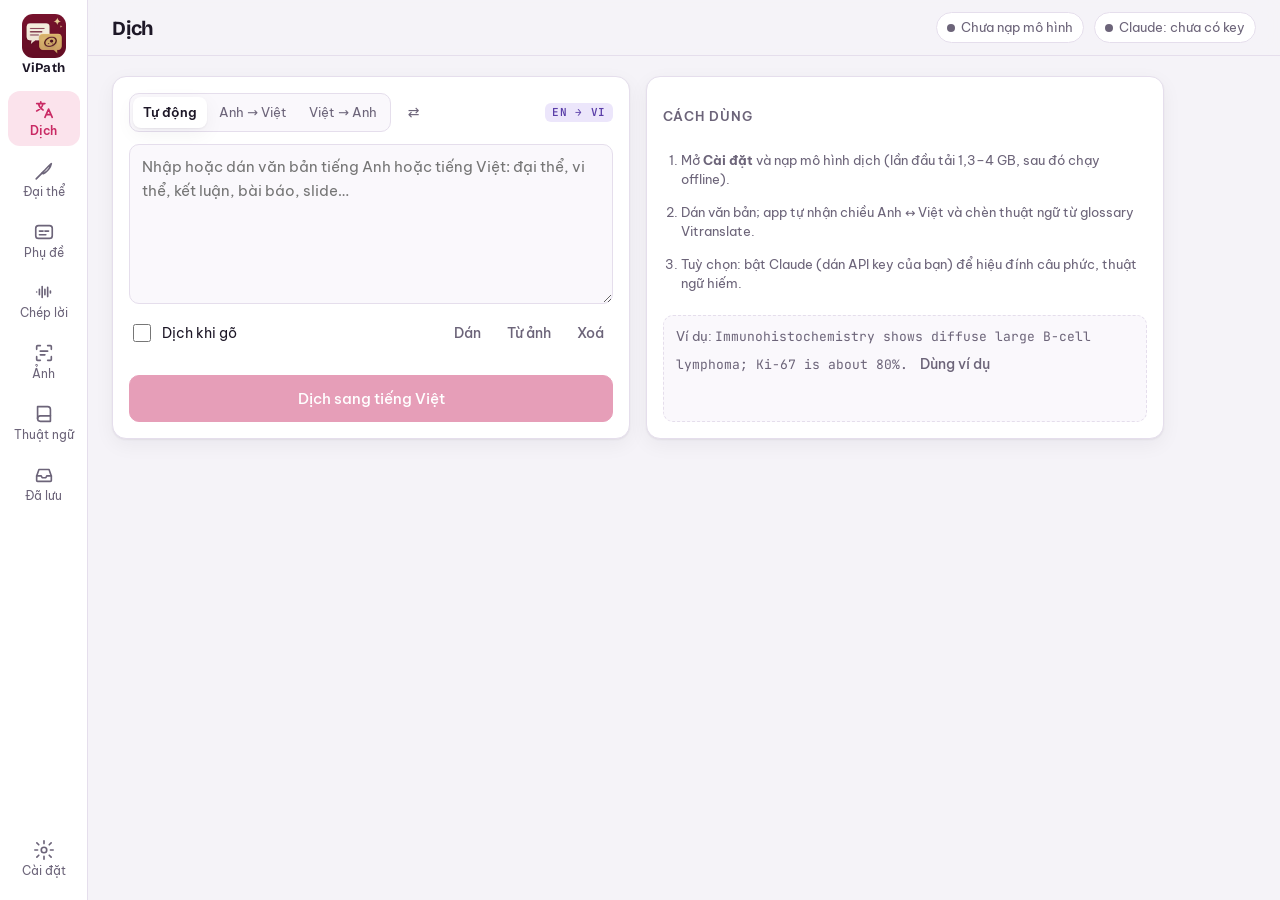
<file: docs/index.html>
<!doctype html>
<html lang="vi">
<head>
<meta charset="utf-8">
<meta name="viewport" content="width=device-width, initial-scale=1, viewport-fit=cover">
<title>ViPath Web</title>
<meta name="description" content="Dịch y học và giải phẫu bệnh Anh ↔ Việt chạy trong trình duyệt: glossary Vitranslate, phụ đề, chép lời, chữ trong ảnh, Claude tuỳ chọn.">
<link rel="preconnect" href="https://fonts.googleapis.com">
<link rel="preconnect" href="https://fonts.gstatic.com" crossorigin>
<link rel="stylesheet" href="https://fonts.googleapis.com/css2?family=Be+Vietnam+Pro:wght@400;500;600;700&family=Bricolage+Grotesque:opsz,wght@12..96,600;12..96,700&family=JetBrains+Mono:wght@400;600&display=swap&subset=vietnamese">
<link rel="icon" href="[data-uri]">
<style>
/* Layout: thanh tab dọc bên trái (máy tính) / thanh tab dưới (điện thoại); vùng làm việc là các "lam kính" (card) xếp dọc.
   Bảng màu lấy từ nhuộm H&E: eosin (hồng) cho hành động chính, hematoxylin (tím) cho thuật ngữ / nhân; nền kính lam ngả tím rất nhẹ. */
:root {
  --bg: #f5f3f8;
  --surface: #ffffff;
  --surface-2: #faf8fc;
  --ink: #1d1727;
  --muted: #6c6479;
  --line: #e5deec;
  --eosin: #c92a64;
  --eosin-soft: #fbe3ec;
  --hema: #5a3ea8;
  --hema-soft: #ece6fb;
  --ok: #0f766e;
  --warn: #b45309;
  --warn-soft: #fdf0dc;
  --danger: #b91c1c;
  --shadow: 0 1px 2px rgba(29, 23, 39, .06), 0 6px 20px rgba(29, 23, 39, .05);
  --font-display: "Bricolage Grotesque", "Be Vietnam Pro", system-ui, sans-serif;
  --font-body: "Be Vietnam Pro", system-ui, -apple-system, "Segoe UI", sans-serif;
  --font-mono: "JetBrains Mono", ui-monospace, "SF Mono", Menlo, monospace;
  --radius: 14px;
  --rail: 88px;
  color-scheme: light;
}
@media (prefers-color-scheme: dark) {
  :root:not([data-theme="light"]) {
    --bg: #121019; --surface: #1b1824; --surface-2: #211d2b; --ink: #efeaf5; --muted: #a49db1; --line: #2e2839;
    --eosin: #f0679a; --eosin-soft: #3a1b29; --hema: #a48df0; --hema-soft: #29213f; --ok: #34c3b4;
    --warn: #f0a24b; --warn-soft: #36270f; --danger: #f87171;
    --shadow: 0 1px 2px rgba(0, 0, 0, .4), 0 8px 24px rgba(0, 0, 0, .25);
    color-scheme: dark;
  }
}
:root[data-theme="dark"] {
  --bg: #121019; --surface: #1b1824; --surface-2: #211d2b; --ink: #efeaf5; --muted: #a49db1; --line: #2e2839;
  --eosin: #f0679a; --eosin-soft: #3a1b29; --hema: #a48df0; --hema-soft: #29213f; --ok: #34c3b4;
  --warn: #f0a24b; --warn-soft: #36270f; --danger: #f87171;
  --shadow: 0 1px 2px rgba(0, 0, 0, .4), 0 8px 24px rgba(0, 0, 0, .25);
  color-scheme: dark;
}

* { box-sizing: border-box; }
html, body { height: 100%; }
body { margin: 0; background: var(--bg); color: var(--ink); font: 15px/1.55 var(--font-body); -webkit-font-smoothing: antialiased; }
button, input, select, textarea { font: inherit; color: inherit; }
:focus-visible { outline: 2px solid var(--hema); outline-offset: 2px; }
[hidden] { display: none !important; }
@media (prefers-reduced-motion: reduce) { * { transition: none !important; animation: none !important; } }

/* ---------- Khung ứng dụng ---------- */
.app { display: grid; grid-template-columns: var(--rail) minmax(0, 1fr); min-height: 100%; }
.rail { position: sticky; top: 0; height: 100vh; display: flex; flex-direction: column; align-items: center; gap: 6px;
  padding: 14px 8px; border-right: 1px solid var(--line); background: var(--surface); }
.rail .brand { display: grid; place-items: center; gap: 4px; margin-bottom: 10px; text-decoration: none; color: var(--ink); }
.rail .brand svg { width: 44px; height: 44px; border-radius: 11px; }
.rail .brand b { font: 700 13px/1 var(--font-display); letter-spacing: .02em; }
.tab { width: 72px; display: grid; justify-items: center; gap: 3px; padding: 8px 4px; border: 0; border-radius: 12px;
  background: none; color: var(--muted); cursor: pointer; font-size: 11.5px; line-height: 1.2; text-align: center; }
.tab svg { width: 22px; height: 22px; }
.tab:hover { background: var(--surface-2); color: var(--ink); }
.tab[aria-selected="true"] { background: var(--eosin-soft); color: var(--eosin); font-weight: 600; }
.tab .badge { position: absolute; transform: translate(14px, -4px); min-width: 16px; padding: 0 4px; border-radius: 8px;
  background: var(--eosin); color: #fff; font-size: 10px; line-height: 16px; }
.rail .spacer { flex: 1; }

.main { min-width: 0; display: flex; flex-direction: column; }
.topbar { position: sticky; top: env(safe-area-inset-top, 0px); z-index: 5; display: flex; align-items: center; gap: 10px;
  flex-wrap: wrap; padding: 12px 24px; background: color-mix(in srgb, var(--bg) 88%, transparent);
  backdrop-filter: blur(10px); border-bottom: 1px solid var(--line); }
.topbar h1 { margin: 0; font: 700 20px/1.2 var(--font-display); letter-spacing: -.01em; text-wrap: balance; }
.topbar .grow { flex: 1; }
.chip { display: inline-flex; align-items: center; gap: 6px; padding: 5px 10px; border: 1px solid var(--line); border-radius: 999px;
  background: var(--surface); font-size: 12.5px; color: var(--muted); cursor: pointer; white-space: nowrap; }
.chip .dot { width: 8px; height: 8px; border-radius: 50%; background: var(--muted); }
.chip.on .dot { background: var(--ok); }
.chip.busy .dot { background: var(--warn); animation: pulse 1s infinite alternate; }
.chip.cloud.on { color: var(--hema); border-color: var(--hema); }
@keyframes pulse { to { opacity: .35; } }

.view { padding-block: 20px 120px; padding-inline: 24px; display: grid; gap: 16px; max-width: 1100px; width: 100%; }

/* ---------- Card / lam kính ---------- */
.card { min-width: 0; background: var(--surface); border: 1px solid var(--line); border-radius: var(--radius); box-shadow: var(--shadow);
  padding: 16px; display: grid; gap: 12px; }
.card-head { display: flex; align-items: center; gap: 8px; flex-wrap: wrap; }
.card-head h2 { margin: 0; font: 600 13px/1.3 var(--font-body); text-transform: uppercase; letter-spacing: .08em; color: var(--muted); }
.card-head .grow { flex: 1; }
.label-slide { font: 600 11px/1 var(--font-mono); letter-spacing: .06em; padding: 4px 7px; border-radius: 6px;
  background: var(--hema-soft); color: var(--hema); }
.grid-2 { display: grid; grid-template-columns: repeat(2, minmax(0, 1fr)); gap: 16px; }
@media (max-width: 980px) { .grid-2 { grid-template-columns: minmax(0, 1fr); } }
.row { display: flex; gap: 8px; align-items: center; flex-wrap: wrap; }
.stack { display: grid; gap: 8px; }
.muted { color: var(--muted); }
.small { font-size: 12.5px; }
.tiny { font-size: 11.5px; }
.mono { font-family: var(--font-mono); font-variant-numeric: tabular-nums; }
.warn { color: var(--warn); }
.ok { color: var(--ok); }
.danger { color: var(--danger); }
.note { padding: 10px 12px; border-radius: 10px; background: var(--surface-2); border: 1px dashed var(--line); font-size: 13px; color: var(--muted); }
.note.warn { background: var(--warn-soft); border-color: transparent; color: var(--warn); }

/* ---------- Nút / ô nhập ---------- */
.btn { display: inline-flex; align-items: center; justify-content: center; gap: 6px; padding: 8px 14px; border-radius: 10px;
  border: 1px solid var(--line); background: var(--surface); cursor: pointer; font-weight: 500; font-size: 14px; white-space: nowrap; }
.btn svg { width: 16px; height: 16px; }
.btn:hover { border-color: var(--muted); }
.btn:disabled { opacity: .45; cursor: not-allowed; }
.btn.primary { background: var(--eosin); border-color: var(--eosin); color: #fff; }
.btn.primary:hover { filter: brightness(1.06); }
.btn.hema { background: var(--hema); border-color: var(--hema); color: #fff; }
.btn.ghost { border-color: transparent; background: none; color: var(--muted); padding: 6px 8px; }
.btn.ghost:hover { color: var(--ink); background: var(--surface-2); }
.btn.big { padding: 11px 18px; font-size: 15px; }
.btn.block { width: 100%; }
.seg { display: inline-flex; padding: 3px; gap: 2px; border-radius: 10px; background: var(--surface-2); border: 1px solid var(--line); }
.seg button { border: 0; background: none; padding: 5px 10px; border-radius: 8px; cursor: pointer; font-size: 13px; color: var(--muted); }
.seg button[aria-pressed="true"] { background: var(--surface); color: var(--ink); box-shadow: var(--shadow); font-weight: 600; }
textarea, input[type="text"], input[type="password"], input[type="search"], select {
  width: 100%; border: 1px solid var(--line); border-radius: 10px; background: var(--surface-2); padding: 10px 12px; }
textarea { min-height: 160px; resize: vertical; line-height: 1.6; }
textarea:focus, input:focus, select:focus { outline: none; border-color: var(--hema); background: var(--surface); }
label.check { display: inline-flex; align-items: center; gap: 8px; cursor: pointer; font-size: 14px; }
input[type="checkbox"] { width: 18px; height: 18px; accent-color: var(--eosin); }
input[type="range"] { accent-color: var(--eosin); width: 100%; }
progress { width: 100%; height: 6px; accent-color: var(--eosin); }

/* ---------- Thuật ngữ / bản dịch ---------- */
.term { display: inline; padding: 0 3px; border-radius: 4px; background: var(--hema-soft); color: var(--hema); }
.out { white-space: pre-wrap; line-height: 1.65; overflow-wrap: anywhere; }
.seg-out { padding: 12px; border-radius: 10px; background: var(--surface-2); border: 1px solid transparent; display: grid; gap: 6px; }
.seg-out.active { border-color: var(--eosin); }
.seg-out .src { font-size: 13px; color: var(--muted); white-space: pre-wrap; }
.miss { font-size: 12.5px; color: var(--warn); }
.fast { color: var(--muted); }
.fast::before { content: "⚡ "; }
.ph { padding: 0 4px; border-radius: 4px; background: var(--ok); color: #fff; font: 600 12px var(--font-mono); }
.stats { font: 12px var(--font-mono); color: var(--muted); }

/* ---------- Phụ đề hai khung ---------- */
.captions { display: grid; grid-template-rows: minmax(140px, 38fr) minmax(200px, 62fr); height: min(72vh, 760px); gap: 0;
  border: 1px solid var(--line); border-radius: var(--radius); overflow: hidden; background: var(--surface); }
.pane { min-height: 0; display: grid; grid-template-rows: auto minmax(0, 1fr); }
.pane + .pane { border-top: 1px solid var(--line); }
.pane-head { display: flex; align-items: center; gap: 8px; padding: 6px 14px; background: var(--surface-2); font-size: 12px;
  text-transform: uppercase; letter-spacing: .08em; color: var(--muted); font-weight: 600; }
.pane-head .live { width: 7px; height: 7px; border-radius: 50%; background: var(--danger); animation: pulse .8s infinite alternate; }
.pane-body { overflow-y: auto; padding: 12px 16px; display: grid; align-content: start; gap: 8px; scroll-behavior: smooth; }
.cap-en { color: var(--ink); }
.cap-en.vol { color: var(--muted); font-style: italic; }
.cap-vi { font-weight: 500; }
.cap-vi.pending { color: var(--muted); }

/* ---------- Chép lời: timeline ---------- */
.tl { display: grid; gap: 2px; }
.tl-row { display: grid; grid-template-columns: 78px minmax(0, 1fr); gap: 10px; padding: 8px 10px; border-radius: 10px; cursor: pointer; }
.tl-row:hover { background: var(--surface-2); }
.tl-row.now { background: var(--eosin-soft); }
.tl-time { font: 600 12.5px/1.6 var(--font-mono); color: var(--eosin); border: 0; background: none; padding: 0; text-align: left; cursor: pointer; }
.tl-text { min-width: 0; display: grid; gap: 2px; }
.tl-text .t2 { color: var(--muted); font-size: 13.5px; }
.player { position: sticky; bottom: 0; display: flex; gap: 10px; align-items: center; padding: 10px 12px; border-radius: 12px;
  background: var(--surface); border: 1px solid var(--line); box-shadow: var(--shadow); }
.player audio, .player video { width: 100%; height: 36px; }

/* ---------- Ảnh ---------- */
.drop { display: grid; place-items: center; gap: 8px; padding: 26px; border: 2px dashed var(--line); border-radius: var(--radius);
  text-align: center; color: var(--muted); background: var(--surface-2); }
.drop.over { border-color: var(--eosin); color: var(--eosin); }
.thumbs { display: flex; gap: 10px; overflow-x: auto; padding-bottom: 4px; }
.thumb { flex: none; width: 84px; display: grid; gap: 4px; font-size: 11px; color: var(--muted); text-align: center; }
.thumb img { width: 84px; height: 110px; object-fit: cover; border-radius: 8px; border: 1px solid var(--line); }

/* ---------- Danh sách ---------- */
.list { display: grid; gap: 2px; }
.item { display: grid; gap: 2px; padding: 10px 12px; border-radius: 10px; cursor: pointer; border: 0; background: none; text-align: left; width: 100%; }
.item:hover { background: var(--surface-2); }
.item .t { font-weight: 600; overflow: hidden; text-overflow: ellipsis; white-space: nowrap; }
.table-wrap { overflow-x: auto; }
table { border-collapse: collapse; width: 100%; font-size: 14px; }
th, td { text-align: left; padding: 8px 10px; border-bottom: 1px solid var(--line); vertical-align: top; }
th { font-size: 12px; text-transform: uppercase; letter-spacing: .06em; color: var(--muted); font-weight: 600; }
td .user { color: var(--eosin); font-size: 11px; font-weight: 600; margin-left: 4px; }

/* ---------- Hộp thoại ---------- */
.modal-back { position: fixed; inset: 0; z-index: 20; background: rgba(18, 12, 26, .45); display: grid; place-items: center; padding: 16px; }
.modal { width: min(720px, 100%); max-height: calc(100vh - 32px); overflow-y: auto; background: var(--surface); border-radius: 18px;
  border: 1px solid var(--line); box-shadow: 0 20px 60px rgba(0, 0, 0, .3); padding: 20px; display: grid; gap: 14px; }
.modal h3 { margin: 0; font: 700 19px/1.3 var(--font-display); }
.modal .foot { display: flex; gap: 8px; justify-content: flex-end; flex-wrap: wrap; position: sticky; bottom: -20px;
  background: var(--surface); padding-top: 10px; padding-bottom: 4px; }
.preview { max-height: 280px; overflow-y: auto; padding: 12px; border-radius: 10px; background: var(--surface-2); white-space: pre-wrap; font-size: 14px; }
.kv { display: grid; grid-template-columns: auto minmax(0, 1fr); gap: 4px 14px; font-size: 13.5px; }
.toast { position: fixed; left: 50%; bottom: calc(24px + env(safe-area-inset-bottom, 0px)); transform: translateX(-50%); z-index: 30;
  padding: 10px 16px; border-radius: 999px; background: var(--ink); color: var(--bg); font-weight: 600; font-size: 14px; box-shadow: var(--shadow); }

/* ---------- Phụ đề: câu đang nói ---------- */
.cap-vol { font-size: inherit; font-style: italic; color: var(--muted); opacity: .75; }
.cap-vi { transition: color .15s ease; }

/* ---------- Đại thể ---------- */
.gr-chips { display: flex; flex-wrap: wrap; gap: 6px; }
.gr-chips span { padding: 4px 10px; border-radius: 999px; background: var(--eosin-soft); color: var(--eosin); font-size: 12.5px; }
.gr-doc { display: grid; gap: 12px; min-width: 0; }
.gr-block { padding: 12px 14px; border-radius: 14px; background: var(--surface); border: 2px solid var(--line); display: grid; gap: 6px; }
.gr-block.active { border-color: var(--eosin); }
.gr-head { display: flex; align-items: center; gap: 8px; font-size: 12px; font-weight: 700; letter-spacing: .04em; color: var(--muted); }
.gr-block.active .gr-head { color: var(--eosin); }
.gr-code { font: 600 15px/1 var(--font-mono); padding: 4px 8px; border-radius: 6px; background: var(--surface-2); color: var(--ink); letter-spacing: 0; }
.gr-block.active .gr-code { background: var(--eosin); color: #fff; }
.gr-pc { font-weight: 400; opacity: .8; }
.gr-head .grow { flex: 1; }
.gr-head button { font-size: 12px; }
.gr-block textarea { min-height: 0; border: 0; padding: 0; background: none; font-size: var(--gr-size, 19px); line-height: 1.5; resize: vertical; field-sizing: content; }
.gr-block textarea:focus { outline: none; }
.gr-vol { font-size: var(--gr-size, 19px); font-style: italic; color: var(--muted); }
.gr-vol:empty { display: none; }
.gr-block textarea.gr-live-text { color: var(--ink); opacity: .85; }
.gr-live { width: 8px; height: 8px; border-radius: 50%; background: var(--danger); animation: pulse .8s infinite alternate; }
.gr-live.paused { background: var(--warn); animation: none; }
.gr-bar { position: sticky; bottom: 0; z-index: 4; min-width: 0; max-width: 100%; display: flex; flex-wrap: wrap; align-items: center; justify-content: center; gap: 10px 14px;
  padding: 10px 12px; border-radius: 16px; background: color-mix(in srgb, var(--surface) 92%, transparent); backdrop-filter: blur(10px);
  border: 1px solid var(--line); box-shadow: var(--shadow); }
.gr-ic { display: grid; justify-items: center; gap: 2px; width: 64px; padding: 6px 2px; border: 0; border-radius: 12px; background: none;
  color: var(--eosin); cursor: pointer; font-size: 11.5px; }
.gr-ic svg { width: 24px; height: 24px; }
.gr-ic:disabled { opacity: .35; cursor: default; }
.gr-mic { width: 74px; height: 74px; border-radius: 50%; border: 0; display: grid; place-items: center; cursor: pointer;
  background: var(--eosin); color: #fff; box-shadow: var(--shadow); }
.gr-mic svg { width: 32px; height: 32px; }
.gr-mic.on { background: var(--danger); }
.gr-status { flex-basis: 100%; text-align: center; min-height: 1.2em; }

/* ---------- Điện thoại ---------- */
@media (max-width: 760px) {
  .app { grid-template-columns: minmax(0, 1fr); }
  .rail { position: fixed; top: auto; bottom: 0; left: 0; right: 0; height: auto; z-index: 10; flex-direction: row; justify-content: space-around;
    gap: 0; padding: 6px 4px calc(6px + env(safe-area-inset-bottom, 0px)); border-right: 0; border-top: 1px solid var(--line); }
  .rail .brand, .rail .spacer { display: none; }
  .tab { width: auto; flex: 1; font-size: 10.5px; padding: 6px 2px; }
  .topbar { padding: 10px 16px; gap: 6px; }
  .topbar h1 { font-size: 18px; width: 100%; }
  .topbar .grow { display: none; }
  .view { padding-inline: 16px; padding-block: 14px 110px; }
  .captions { height: 68vh; }
  .gr-bar { bottom: calc(64px + env(safe-area-inset-bottom, 0px)); }
  .gr-bar { gap: 4px 2px; padding: 8px 6px; }
  .gr-ic { width: 54px; font-size: 10.5px; padding: 4px 0; }
  .gr-mic { width: 62px; height: 62px; }
  .gr-bar .row { flex: 1 1 100%; min-width: 0; flex-wrap: nowrap; overflow-x: auto; justify-content: flex-start; scrollbar-width: none; }
  .gr-bar .row .btn { padding: 6px 9px; font-size: 13px; white-space: nowrap; }
  .tl-row { grid-template-columns: 66px minmax(0, 1fr); }
}

</style>
</head>
<body>
<div class="app">
  <nav class="rail" aria-label="Chức năng">
    <a class="brand" href="#translate" aria-label="ViPath"><img src="[data-uri]" alt="" width="44" height="44" style="border-radius:11px"><b>ViPath</b></a>
    <button class="tab" data-tab="translate" aria-selected="true"><svg viewBox="0 0 24 24" fill="none" stroke="currentColor" stroke-width="1.8" stroke-linecap="round" stroke-linejoin="round"><path d="M4 5h9M8.5 3v2M6 5c.5 3 2.5 5.5 5 7M11 5c-.8 3.5-3.5 6.5-7 8"/><path d="M13 20l4-9 4 9M14.5 17h5"/></svg>Dịch</button>
    <button class="tab" data-tab="gross"><svg viewBox="0 0 24 24" fill="none" stroke="currentColor" stroke-width="1.8" stroke-linecap="round" stroke-linejoin="round"><path d="M3.5 20.5l6-6"/><path d="M9.5 14.5l2-2c2.5-2.5 5.5-6 8.5-8.5-.8 3.4-3.6 7.6-6.6 9.6l-1.9 1.3z"/></svg>Đại thể</button>
    <button class="tab" data-tab="captions"><svg viewBox="0 0 24 24" fill="none" stroke="currentColor" stroke-width="1.8" stroke-linecap="round"><rect x="3" y="5" width="18" height="14" rx="3"/><path d="M7 11h4M13 11h4M7 15h7"/></svg>Phụ đề</button>
    <button class="tab" data-tab="transcribe"><svg viewBox="0 0 24 24" fill="none" stroke="currentColor" stroke-width="1.8" stroke-linecap="round"><path d="M4 12v0M7 9v6M10 6v12M13 9v6M16 7v10M19 11v2"/></svg>Chép lời</button>
    <button class="tab" data-tab="image"><svg viewBox="0 0 24 24" fill="none" stroke="currentColor" stroke-width="1.8" stroke-linecap="round" stroke-linejoin="round"><path d="M4 8V5a1 1 0 0 1 1-1h3M16 4h3a1 1 0 0 1 1 1v3M20 16v3a1 1 0 0 1-1 1h-3M8 20H5a1 1 0 0 1-1-1v-3"/><path d="M8 10h8M8 14h5"/></svg>Ảnh</button>
    <button class="tab" data-tab="glossary"><svg viewBox="0 0 24 24" fill="none" stroke="currentColor" stroke-width="1.8" stroke-linecap="round" stroke-linejoin="round"><path d="M5 4h11a3 3 0 0 1 3 3v13H8a3 3 0 0 1-3-3z"/><path d="M5 17a3 3 0 0 1 3-3h11"/></svg>Thuật ngữ<span class="badge" id="badge-terms" hidden>0</span></button>
    <button class="tab" data-tab="saved"><svg viewBox="0 0 24 24" fill="none" stroke="currentColor" stroke-width="1.8" stroke-linecap="round" stroke-linejoin="round"><path d="M4 13l2.5-7h11L20 13v5a1 1 0 0 1-1 1H5a1 1 0 0 1-1-1z"/><path d="M4 13h5l1 2h4l1-2h5"/></svg>Đã lưu</button>
    <div class="spacer"></div>
    <button class="tab" data-open="settings"><svg viewBox="0 0 24 24" fill="none" stroke="currentColor" stroke-width="1.8" stroke-linecap="round"><circle cx="12" cy="12" r="3"/><path d="M12 2v3M12 19v3M4.2 4.2l2.1 2.1M17.7 17.7l2.1 2.1M2 12h3M19 12h3M4.2 19.8l2.1-2.1M17.7 6.3l2.1-2.1"/></svg>Cài đặt</button>
  </nav>

  <div class="main">
    <header class="topbar">
      <h1 id="view-title">Dịch</h1>
      <div class="grow"></div>
      <button class="chip" id="chip-model" title="Mô hình dịch offline"><span class="dot"></span><span id="chip-model-text">Chưa nạp mô hình</span></button>
      <button class="chip cloud" id="chip-claude" title="Kết nối / ngắt kết nối Claude"><span class="dot"></span><span id="chip-claude-text">Claude: tắt</span></button>
    </header>

    <!-- ===================== DỊCH ===================== -->
    <section class="view" id="view-translate">
      <div class="grid-2">
        <div class="card">
          <div class="card-head">
            <div class="seg" id="dir-mode" role="group" aria-label="Chiều dịch">
              <button data-v="auto" aria-pressed="true">Tự động</button>
              <button data-v="enToVi" aria-pressed="false">Anh → Việt</button>
              <button data-v="viToEn" aria-pressed="false">Việt → Anh</button>
            </div>
            <button class="btn ghost" id="btn-swap" title="Đảo chiều">⇄</button>
            <div class="grow"></div>
            <span class="label-slide" id="dir-label">EN → VI</span>
          </div>
          <textarea id="input" placeholder="Nhập hoặc dán văn bản tiếng Anh hoặc tiếng Việt: đại thể, vi thể, kết luận, bài báo, slide…"></textarea>
          <div class="row">
            <label class="check"><input type="checkbox" id="live-typing"> Dịch khi gõ</label>
            <div class="grow" style="flex:1"></div>
            <button class="btn ghost" id="btn-paste">Dán</button>
            <button class="btn ghost" id="btn-to-image">Từ ảnh</button>
            <button class="btn ghost" id="btn-clear">Xoá</button>
          </div>
          <div class="small" id="hits-line"></div>
          <div class="row">
            <button class="btn primary big" id="btn-translate" style="flex:1">Dịch</button>
            <button class="btn big" id="btn-stop" hidden>Dừng</button>
          </div>
          <div class="stack" id="claude-row" hidden>
            <button class="btn hema" id="btn-claude">Hiệu đính bằng Claude</button>
            <div class="tiny muted">Họ tên, PID, mã bệnh phẩm, ngày sinh… được che trước khi gửi; bạn xem và xác nhận.</div>
          </div>
          <div class="note warn" id="translate-error" hidden></div>
        </div>

        <div class="stack" style="gap:16px">
          <div class="card" id="out-card" hidden>
            <div class="card-head">
              <h2 id="out-title">Bản dịch · offline</h2>
              <div class="grow"></div>
              <button class="btn ghost" id="btn-speak">Đọc</button>
              <button class="btn ghost" id="btn-copy-out">Chép</button>
              <button class="btn ghost" id="btn-save-out">Lưu</button>
            </div>
            <div class="stack" id="segments"></div>
            <div class="miss" id="miss-line"></div>
            <div class="stats" id="stats-line"></div>
            <div class="tiny muted">Bản dịch máy, cần bác sĩ duyệt trước khi dùng trong hồ sơ bệnh án.</div>
          </div>
          <div class="card" id="claude-card" hidden>
            <div class="card-head">
              <h2>Claude</h2><span class="label-slide" id="claude-model-label"></span>
              <div class="grow"></div>
              <button class="btn ghost" id="btn-copy-claude">Chép</button>
              <button class="btn ghost" id="btn-save-claude">Lưu</button>
            </div>
            <div class="out" id="claude-out"></div>
            <div class="miss" id="claude-lost"></div>
            <div class="stats" id="claude-info"></div>
            <button class="btn" id="btn-review-terms" hidden>Duyệt thuật ngữ Claude đề xuất</button>
          </div>
          <div class="card" id="empty-out">
            <div class="card-head"><h2>Cách dùng</h2></div>
            <ol class="small muted" style="margin:0;padding-left:18px;display:grid;gap:4px">
              <li>Mở <b>Cài đặt</b> và nạp mô hình dịch (lần đầu tải 1,3–4 GB, sau đó chạy offline).</li>
              <li>Dán văn bản; app tự nhận chiều Anh ↔ Việt và chèn thuật ngữ từ glossary Vitranslate.</li>
              <li>Tuỳ chọn: bật Claude (dán API key của bạn) để hiệu đính câu phức, thuật ngữ hiếm.</li>
            </ol>
            <div class="note small" id="sample-note">Ví dụ: <span class="mono">Immunohistochemistry shows diffuse large B-cell lymphoma; Ki-67 is about 80%.</span>
              <button class="btn ghost small" id="btn-sample">Dùng ví dụ</button></div>
          </div>
        </div>
      </div>
    </section>

    <!-- ===================== PHỤ ĐỀ ===================== -->
    <section class="view" id="view-captions" hidden>
      <div class="card">
        <div class="row">
          <div class="stack" style="gap:4px;min-width:200px;flex:1">
            <span class="tiny muted">Nguồn âm thanh</span>
            <div class="seg" id="cap-source"><button data-v="mic" aria-pressed="true">Micro</button><button data-v="tab" aria-pressed="false">Âm thanh tab / Zoom</button></div>
          </div>
          <div class="stack" style="gap:4px;min-width:200px;flex:1">
            <span class="tiny muted">Bộ nhận dạng tiếng Anh</span>
            <div class="seg" id="cap-asr"><button data-v="web" aria-pressed="true">Trình duyệt</button><button data-v="whisper" aria-pressed="false">Whisper (offline)</button></div>
          </div>
          <div class="stack" style="gap:4px;min-width:200px;flex:1">
            <span class="tiny muted">Tốc độ phụ đề</span>
            <div class="seg" id="cap-mode"><button data-v="fastest" aria-pressed="false">Nhanh nhất</button><button data-v="balanced" aria-pressed="true">Cân bằng</button><button data-v="accurate" aria-pressed="false">Chính xác</button></div>
          </div>
          <label class="check"><input type="checkbox" id="cap-fast" checked> ⚡ Dịch nhanh</label>
          <label class="check"><input type="checkbox" id="cap-speak"> Đọc bản dịch</label>
        </div>
        <div class="tiny muted" id="cap-hint"></div>
        <div class="row">
          <button class="btn primary big" id="cap-start">Bắt đầu nghe</button>
          <button class="btn big" id="cap-stop" hidden>Dừng</button>
          <div style="flex:1"></div>
          <span class="stats" id="cap-status"></span>
          <button class="btn ghost" id="cap-copy">Chép</button>
          <button class="btn ghost" id="cap-save">Lưu</button>
          <button class="btn ghost" id="cap-clear">Xoá</button>
        </div>
      </div>
      <div class="captions">
        <div class="pane"><div class="pane-head"><span class="live" id="cap-live-en" hidden></span>Nghe được · tiếng Anh</div><div class="pane-body" id="cap-en"></div></div>
        <div class="pane"><div class="pane-head"><span class="live" id="cap-live-vi" hidden></span>Phụ đề · tiếng Việt</div><div class="pane-body" id="cap-vi" style="font-size:19px"></div></div>
      </div>
    </section>

    <!-- ===================== ĐẠI THỂ ===================== -->
    <section class="view" id="view-gross" hidden>
      <div class="card">
        <div class="row">
          <div class="stack" style="gap:4px">
            <span class="tiny muted">Ngôn ngữ</span>
            <div class="seg" id="gr-lang"><button data-v="vi" aria-pressed="true">Tiếng Việt</button><button data-v="en" aria-pressed="false">English</button></div>
          </div>
          <div class="stack" style="gap:4px">
            <span class="tiny muted">Bộ nhận dạng</span>
            <div class="seg" id="gr-asr"><button data-v="whisper" aria-pressed="true">Whisper (offline)</button><button data-v="web" aria-pressed="false">Trình duyệt</button></div>
          </div>
          <label class="stack" style="gap:4px"><span class="tiny muted">Loại bệnh phẩm</span><select id="gr-template"></select></label>
          <label class="stack" style="gap:4px;flex:1;min-width:180px"><span class="tiny muted">Pathcode của ca đang đọc (hoặc nói “mã ca …”)</span><input id="gr-label" class="mono" placeholder="vd. GPB-24-012345" autocomplete="off" autocapitalize="characters" spellcheck="false"></label>
          <button class="btn" id="gr-newcase" style="align-self:flex-end">Ca mới</button>
        </div>
        <div class="row" style="gap:14px">
          <label class="check"><input type="checkbox" id="gr-return" checked> Ghi chú cát xét xong tự quay lại mô tả</label>
          <label class="check"><input type="checkbox" id="gr-marker" checked> Chèn mã cát xét “(A1)” vào mô tả</label>
        </div>
        <div class="gr-chips" id="gr-checklist"></div>
        <div class="tiny muted" id="gr-hint"></div>
      </div>
      <div class="gr-doc" id="gr-doc"></div>
      <div class="gr-bar">
        <button class="gr-ic" id="gr-undo" title="Hoàn tác (“xoá câu”)"><svg viewBox="0 0 24 24" fill="none" stroke="currentColor" stroke-width="1.8" stroke-linecap="round" stroke-linejoin="round"><path d="M9 14L4 9l5-5"/><path d="M4 9h10a6 6 0 0 1 0 12h-3"/></svg>Hoàn tác</button>
        <button class="gr-ic" id="gr-pause" title="Tạm dừng / tiếp tục" disabled><svg viewBox="0 0 24 24" fill="currentColor"><rect x="6" y="5" width="4" height="14" rx="1"/><rect x="14" y="5" width="4" height="14" rx="1"/></svg><span>Tạm dừng</span></button>
        <button class="gr-mic" id="gr-mic" aria-label="Bắt đầu ghi"><svg viewBox="0 0 24 24" fill="none" stroke="currentColor" stroke-width="2" stroke-linecap="round"><rect x="9" y="3" width="6" height="11" rx="3"/><path d="M5 11a7 7 0 0 0 14 0M12 18v3"/></svg></button>
        <button class="gr-ic" id="gr-next" title="Cát xét kế tiếp (“cát xét tiếp theo”)"><svg viewBox="0 0 24 24" fill="none" stroke="currentColor" stroke-width="1.8" stroke-linecap="round"><rect x="4" y="4" width="16" height="16" rx="3"/><path d="M12 8v8M8 12h8"/></svg>Cát xét +</button>
        <button class="gr-ic" id="gr-to-body" title="Ghi vào phần mô tả (“quay lại mô tả”)"><svg viewBox="0 0 24 24" fill="none" stroke="currentColor" stroke-width="1.8" stroke-linecap="round"><path d="M4 6h16M4 10h16M4 14h10M4 18h12"/></svg>Mô tả</button>
        <div class="gr-status stats" id="gr-status"></div>
        <div class="row" style="gap:6px">
          <button class="btn ghost" id="gr-copy">Chép</button>
          <button class="btn ghost" id="gr-save">Lưu</button>
          <button class="btn ghost" id="gr-translate">Dịch sang tiếng Anh</button>
          <button class="btn ghost" id="gr-fix">Sửa lỗi nhận dạng</button>
          <button class="btn ghost" id="gr-help">Lệnh giọng nói</button>
          <button class="btn ghost" id="gr-clear">Xoá trang</button>
        </div>
      </div>
    </section>

    <!-- ===================== CHÉP LỜI ===================== -->
    <section class="view" id="view-transcribe" hidden>
      <div class="card">
        <div class="row">
          <div class="stack" style="gap:4px">
            <span class="tiny muted">Ngôn ngữ nói</span>
            <div class="seg" id="tr-lang"><button data-v="en" aria-pressed="true">Tiếng Anh</button><button data-v="vi" aria-pressed="false">Tiếng Việt</button></div>
          </div>
          <div class="stack" style="gap:4px;flex:1;min-width:220px">
            <span class="tiny muted">Mô hình Whisper</span>
            <select id="tr-model"></select>
          </div>
        </div>
        <label class="drop" id="tr-drop" for="tr-file">
          <b>Chọn tệp ghi âm hoặc video</b>
          <span class="small">m4a, mp3, wav, mp4, mov… hoặc kéo thả vào đây</span>
          <input type="file" id="tr-file" accept="audio/*,video/*" hidden>
        </label>
        <div class="stack" id="tr-progress" hidden>
          <div class="row"><span class="small" id="tr-status"></span><div style="flex:1"></div><span class="stats" id="tr-pct"></span><button class="btn ghost" id="tr-cancel">Huỷ</button></div>
          <progress id="tr-bar" max="1" value="0"></progress>
        </div>
        <div class="note warn" id="tr-error" hidden></div>
      </div>
      <div class="card" id="tr-result" hidden>
        <div class="card-head">
          <h2>Bản ghi lời</h2><span class="label-slide" id="tr-summary"></span>
          <div class="grow"></div>
          <div class="seg" id="tr-display"><button data-v="source" aria-pressed="true">Gốc</button><button data-v="translation" aria-pressed="false">Bản dịch</button><button data-v="bilingual" aria-pressed="false">Song ngữ</button></div>
        </div>
        <div class="row">
          <button class="btn" id="tr-fast">⚡ Dịch nhanh</button>
          <button class="btn primary" id="tr-translate">Dịch chuẩn (glossary)</button>
          <button class="btn" id="tr-stop-translate" hidden>Dừng dịch</button>
          <div style="flex:1"></div>
          <select id="tr-copy" style="width:auto"><option value="">Chép…</option><option value="source">Văn bản gốc</option><option value="translation">Bản dịch</option><option value="bilingual">Song ngữ</option><option value="source-t">Gốc + mốc giờ</option><option value="translation-t">Bản dịch + mốc giờ</option></select>
          <select id="tr-export" style="width:auto"><option value="">Xuất tệp…</option><option value="srt:source">SRT · gốc</option><option value="srt:translation">SRT · bản dịch</option><option value="srt:bilingual">SRT · song ngữ</option><option value="vtt:translation">VTT · bản dịch</option><option value="txt:bilingual">TXT · song ngữ</option></select>
          <button class="btn ghost" id="tr-save">Lưu</button>
        </div>
        <div class="tl" id="tr-list"></div>
        <div class="player" id="tr-player"></div>
      </div>
    </section>

    <!-- ===================== ẢNH ===================== -->
    <section class="view" id="view-image" hidden>
      <div class="card">
        <div class="row">
          <div class="stack" style="gap:4px">
            <span class="tiny muted">Ngôn ngữ chữ</span>
            <div class="seg" id="ocr-lang"><button data-v="vie+eng" aria-pressed="true">Việt + Anh</button><button data-v="vie" aria-pressed="false">Tiếng Việt</button><button data-v="eng" aria-pressed="false">Tiếng Anh</button></div>
          </div>
          <label class="check"><input type="checkbox" id="ocr-join" checked> Nối dòng bị ngắt giữa câu</label>
        </div>
        <label class="drop" id="ocr-drop" for="ocr-file">
          <b>Chọn ảnh hoặc PDF</b>
          <span class="small">Chụp bằng máy ảnh (điện thoại), chọn nhiều ảnh, kéo thả, hoặc dán ảnh (⌘V / Ctrl+V)</span>
          <input type="file" id="ocr-file" accept="image/*,application/pdf" multiple hidden>
        </label>
        <div class="thumbs" id="ocr-thumbs"></div>
        <div class="small muted" id="ocr-status"></div>
      </div>
      <div class="card" id="ocr-result" hidden>
        <div class="card-head"><h2>Văn bản trích được</h2><div class="grow"></div><span class="stats" id="ocr-count"></span></div>
        <textarea id="ocr-text" style="min-height:240px"></textarea>
        <div class="row">
          <button class="btn" id="ocr-copy">Chép</button>
          <button class="btn primary" data-ocr-dir="auto">Dịch (tự nhận chiều)</button>
          <button class="btn" data-ocr-dir="enToVi">Anh → Việt</button>
          <button class="btn" data-ocr-dir="viToEn">Việt → Anh</button>
        </div>
      </div>
    </section>

    <!-- ===================== THUẬT NGỮ ===================== -->
    <section class="view" id="view-glossary" hidden>
      <div class="card" id="review-card" hidden>
        <div class="card-head"><h2>Claude đề xuất · chờ duyệt</h2><div class="grow"></div><span class="label-slide" id="learned-count"></span></div>
        <div class="stack" id="review-list"></div>
        <div class="tiny muted">Thuật ngữ đã duyệt được thêm vào glossary của bạn, thay mục gốc nếu trùng, và mô hình offline dùng ngay từ lần dịch sau.</div>
      </div>
      <div class="card">
        <div class="card-head"><h2>Thêm thuật ngữ của bạn</h2></div>
        <div class="grid-2" style="gap:8px">
          <input type="text" id="add-en" placeholder="Tiếng Anh (nhiều biến thể cách nhau bởi “ / ”)">
          <input type="text" id="add-vi" placeholder="Tiếng Việt">
        </div>
        <div class="row"><input type="text" id="add-note" placeholder="Ghi chú (tuỳ chọn)" style="flex:1"><button class="btn primary" id="btn-add-term">Thêm</button></div>
      </div>
      <div class="card">
        <div class="card-head"><h2 id="gl-title">Glossary</h2><div class="grow"></div><input type="search" id="gl-search" placeholder="Tìm tiếng Anh hoặc tiếng Việt" style="max-width:320px"></div>
        <div class="table-wrap"><table><thead><tr><th>Tiếng Anh</th><th>Tiếng Việt</th><th>Ghi chú</th><th></th></tr></thead><tbody id="gl-body"></tbody></table></div>
      </div>
    </section>

    <!-- ===================== ĐÃ LƯU ===================== -->
    <section class="view" id="view-saved" hidden>
      <div class="card">
        <div class="row"><input type="search" id="sv-search" placeholder="Tìm trong bản lưu" style="flex:1;min-width:200px">
          <div class="seg" id="sv-filter"><button data-v="all" aria-pressed="true">Tất cả</button><button data-v="text" aria-pressed="false">Văn bản</button><button data-v="gross" aria-pressed="false">Đại thể</button><button data-v="timed" aria-pressed="false">Phụ đề / chép lời</button></div></div>
        <div class="list" id="sv-list"></div>
        <div class="note" id="sv-empty" hidden>Chưa lưu gì. Bấm Lưu ở tab Dịch, Phụ đề hoặc Chép lời. Bản lưu nằm trong trình duyệt này (IndexedDB), không gửi đi đâu.</div>
      </div>
    </section>
  </div>
</div>

<div id="modal-root"></div>
<script type="application/json" id="glossary-data">{"source":"github.com/cloud1710/Vitranslate","domains":["pathology"],"profiles":{"pathology":{"Giọng văn":"Học thuật y khoa (giọng giáo trình / bài giảng chuyên ngành). Chủ động, trực tiếp, chính xác; không diễn giải đơn giản hóa. Kèm EN trong ngoặc cho khái niệm quan trọng ở lần đầu (concordance, reproducibility, surrogate marker...). marker = dấu ấn, alteration = biến đổi, progression = tiến triển.","Giữ nguyên tiếng Anh":"References/Bibliography; tên người/trường/bệnh viện; tên gen/marker/kháng thể (BRAF VE1, CD20, ER/PR/HER2); mã staging/TNM (pT1aN1b); tên phân loại WHO khi chưa có bản Việt chuẩn (kèm EN lần đầu).","Ghi chú":"Case vignette dùng \"bệnh nhân nữ/nam\" (không \"phụ nữ/đàn ông\"); \"phụ nữ\" chỉ giữ ở ngữ cảnh dịch tễ/dân số. histologic = \"mô bệnh học\" (không \"mô học\"). myxoid = niêm, fibro = sợi, sclerosing = xơ hóa; nhưng thực thể myxoma vẫn là \"u nhầy\". Xem thêm mục \"Giọng văn\" trong glossary."}},"rules":[{"section":"Giọng văn (Tone)","text":"Basic science / academic pathology: giọng văn giáo trình y khoa, bài giảng chuyên ngành."},{"section":"Giọng văn (Tone)","text":"Dùng thuật ngữ chuyên sâu chính xác, không diễn giải đơn giản hóa."},{"section":"Giọng văn (Tone)","text":"Ưu tiên cách nói chủ động, trực tiếp: \"Mất 1p là chỉ điểm...\" thay vì \"Mất 1p có thể được coi là dấu ấn...\""},{"section":"Giọng văn (Tone)","text":"Dùng \"dấu ấn\" cho marker, \"biến đổi\" cho alteration, \"tiến triển\" cho progression."},{"section":"Giọng văn (Tone)","text":"Kèm thuật ngữ tiếng Anh trong ngoặc ở các khái niệm quan trọng: (concordance), (reproducibility), (surrogate marker), (cost-effective)..."},{"section":"Giọng văn (Tone)","text":"advanced stage = giai đoạn tiến xa."},{"section":"Quy tắc chung","text":"Thuật ngữ có bản dịch chuẩn trong giáo trình Việt Nam → dùng tiếng Việt, ghi gốc ở lần đầu."},{"section":"Quy tắc chung","text":"Thuật ngữ chưa có bản dịch phổ biến hoặc dịch ra mơ hồ → giữ nguyên tiếng Anh."},{"section":"Quy tắc chung","text":"Tên phương pháp, tên gen, tên protein, tên kháng thể → giữ nguyên tiếng Anh."},{"section":"Học hàm, học vị","text":"Ví dụ: \"Dr King Tan\" → \"BS. King Tan\""},{"section":"Học hàm, học vị","text":"Ví dụ: \"Thiyaphat Laohawetwanit, MD\" → \"BS. Thiyaphat Laohawetwanit\""},{"section":"Học hàm, học vị","text":"Ví dụ: \"Prof. John Smith, M.D., Ph.D.\" → \"GS. TS. BS. John Smith\""},{"section":"Học hàm, học vị","text":"Ví dụ: \"A/Prof Alex Tan, MD, PhD\" → \"PGS. TS. BS. Alex Tan\""},{"section":"Ngày tháng","text":"Dịch tên tháng tiếng Anh sang tiếng Việt: January → tháng 1, February → tháng 2, ..."},{"section":"Ngày tháng","text":"Giữ nguyên số ngày và năm."},{"section":"Ngày tháng","text":"Ví dụ: \"14 SEP 1990\" → \"14 tháng 9 năm 1990\", \"January to May, 1997\" → \"tháng 1 đến tháng 5, 1997\""},{"section":"Ngày tháng","text":"Áp dụng trong phần nội dung chính. KHÔNG áp dụng trong References/Bibliography/Lectures."},{"section":"Tên cơ sở","text":"\"University of X\" / \"X University\" → \"Đại học X\""},{"section":"Tên cơ sở","text":"\"Medical Center\" → \"Trung tâm Y khoa\" (KHÔNG dùng \"Trung tâm Y tế\")"},{"section":"Tên cơ sở","text":"\"Hospital\" → \"Bệnh viện\""},{"section":"Tên cơ sở","text":"Áp dụng trong phần nội dung chính. KHÔNG áp dụng trong References/Bibliography/Fellows/Lectures."},{"section":"Tên cơ sở có chỉ hướng","text":"East/West/South/North → miền Đông/Tây/Nam/Bắc (KHÔNG dùng \"phía\")"},{"section":"Tên cơ sở có chỉ hướng","text":"Ví dụ: National Cancer Center Hospital East → Bệnh viện Ung thư Quốc gia miền Đông"},{"section":"Quy tắc dịch myxoid / fibro / sclerosing (user chốt 2026-08-01)","text":"myxoid = niêm (mô tả, VD myxoid liposarcoma = sarcôm mỡ dạng niêm)"},{"section":"Quy tắc dịch myxoid / fibro / sclerosing (user chốt 2026-08-01)","text":"fibro- = sợi (VD fibromyxoid = sợi niêm)"},{"section":"Quy tắc dịch myxoid / fibro / sclerosing (user chốt 2026-08-01)","text":"sclerosing = xơ hóa (KHÔNG dùng \"xơ\" cho myxoid)"},{"section":"Quy tắc dịch myxoid / fibro / sclerosing (user chốt 2026-08-01)","text":"LƯU Ý: myxoma (thực thể) = \"u nhầy\" (cardiac myxoma = u nhầy tim, journal chốt) — KHÁC \"myxoid\" (mô tả) = niêm."}],"entries":[{"en":"histopathology","vi":"mô bệnh học","note":"","terms":["histopathology"],"section":"Bảng thuật ngữ","domain":"pathology","id":0},{"en":"laboratory medicine","vi":"xét nghiệm y học","note":"KHÔNG dịch \"y học xét nghiệm\"","terms":["laboratory medicine"],"section":"Bảng thuật ngữ","domain":"pathology","id":1},{"en":"histologic classification","vi":"phân loại mô bệnh học","note":"KHÔNG dịch \"phân loại mô học\"","terms":["histologic classification"],"section":"Bảng thuật ngữ","domain":"pathology","id":2},{"en":"histologic grading","vi":"phân độ mô bệnh học","note":"","terms":["histologic grading"],"section":"Bảng thuật ngữ","domain":"pathology","id":3},{"en":"histologic features","vi":"đặc điểm mô bệnh học","note":"","terms":["histologic features"],"section":"Bảng thuật ngữ","domain":"pathology","id":4},{"en":"histologic patterns","vi":"kiểu hình mô bệnh học","note":"","terms":["histologic patterns"],"section":"Bảng thuật ngữ","domain":"pathology","id":5},{"en":"anaplasia / anaplastic","vi":"thoái sản","note":"KHÔNG dịch \"bất sản\" hay \"nghịch sản\"","terms":["anaplasia","anaplastic"],"section":"Bảng thuật ngữ","domain":"pathology","id":6},{"en":"aplasia / aplastic","vi":"bất sản","note":"aplasia ≠ anaplasia","terms":["aplasia","aplastic"],"section":"Bảng thuật ngữ","domain":"pathology","id":7},{"en":"biopsy","vi":"sinh thiết","note":"","terms":["biopsy"],"section":"Bảng thuật ngữ","domain":"pathology","id":8},{"en":"surgical pathology","vi":"giải phẫu bệnh","note":"KHÔNG dịch \"giải phẫu bệnh ngoại khoa\"","terms":["surgical pathology"],"section":"Bảng thuật ngữ","domain":"pathology","id":9},{"en":"anatomic pathology","vi":"giải phẫu bệnh","note":"surgical pathology = anatomic pathology = giải phẫu bệnh","terms":["anatomic pathology"],"section":"Bảng thuật ngữ","domain":"pathology","id":10},{"en":"breast pathology","vi":"giải phẫu bệnh tuyến vú","note":"","terms":["breast pathology"],"section":"Bảng thuật ngữ","domain":"pathology","id":11},{"en":"digital pathology","vi":"giải phẫu bệnh kỹ thuật số","note":"","terms":["digital pathology"],"section":"Bảng thuật ngữ","domain":"pathology","id":12},{"en":"neuropathology","vi":"giải phẫu bệnh thần kinh","note":"KHÔNG dùng \"thần kinh bệnh học\"","terms":["neuropathology"],"section":"Bảng thuật ngữ","domain":"pathology","id":13},{"en":"immunohistochemistry (IHC)","vi":"hóa mô miễn dịch","note":"","terms":["immunohistochemistry","IHC"],"section":"Bảng thuật ngữ","domain":"pathology","id":14},{"en":"meningioma","vi":"u màng não","note":"","terms":["meningioma"],"section":"Bảng thuật ngữ","domain":"pathology","id":15},{"en":"atypical meningioma","vi":"u màng não không điển hình","note":"","terms":["atypical meningioma"],"section":"Bảng thuật ngữ","domain":"pathology","id":16},{"en":"anaplastic meningioma","vi":"u màng não thoái sản","note":"","terms":["anaplastic meningioma"],"section":"Bảng thuật ngữ","domain":"pathology","id":17},{"en":"sarcoma","vi":"sarcôm / ung thư mô liên kết","note":"","terms":["sarcoma"],"section":"Bảng thuật ngữ","domain":"pathology","id":18},{"en":"osteosarcoma","vi":"sarcôm xương","note":"","terms":["osteosarcoma"],"section":"Bảng thuật ngữ","domain":"pathology","id":19},{"en":"chondrosarcoma","vi":"sarcôm sụn","note":"","terms":["chondrosarcoma"],"section":"Bảng thuật ngữ","domain":"pathology","id":20},{"en":"leiomyosarcoma","vi":"sarcôm cơ trơn","note":"","terms":["leiomyosarcoma"],"section":"Bảng thuật ngữ","domain":"pathology","id":21},{"en":"rhabdomyosarcoma","vi":"sarcôm cơ vân","note":"","terms":["rhabdomyosarcoma"],"section":"Bảng thuật ngữ","domain":"pathology","id":22},{"en":"liposarcoma","vi":"sarcôm mỡ","note":"","terms":["liposarcoma"],"section":"Bảng thuật ngữ","domain":"pathology","id":23},{"en":"carcinoma","vi":"ung thư biểu mô","note":"","terms":["carcinoma"],"section":"Bảng thuật ngữ","domain":"pathology","id":24},{"en":"neoplasm","vi":"tân sinh / u","note":"","terms":["neoplasm"],"section":"Bảng thuật ngữ","domain":"pathology","id":25},{"en":"malignant","vi":"ác tính","note":"","terms":["malignant"],"section":"Bảng thuật ngữ","domain":"pathology","id":26},{"en":"benign","vi":"lành tính","note":"","terms":["benign"],"section":"Bảng thuật ngữ","domain":"pathology","id":27},{"en":"tumor progression","vi":"tiến triển u","note":"","terms":["tumor progression"],"section":"Bảng thuật ngữ","domain":"pathology","id":28},{"en":"malignant transformation","vi":"chuyển dạng ác tính","note":"","terms":["malignant transformation"],"section":"Bảng thuật ngữ","domain":"pathology","id":29},{"en":"marker","vi":"dấu ấn","note":"","terms":["marker"],"section":"Bảng thuật ngữ","domain":"pathology","id":30},{"en":"surrogate marker","vi":"dấu ấn thay thế (surrogate marker)","note":"","terms":["surrogate marker"],"section":"Bảng thuật ngữ","domain":"pathology","id":31},{"en":"alteration (molecular)","vi":"biến đổi","note":"ngữ cảnh: molecular.","terms":["alteration"],"section":"Bảng thuật ngữ","domain":"pathology","id":32},{"en":"copy number alteration","vi":"biến đổi số lượng bản sao","note":"","terms":["copy number alteration"],"section":"Bảng thuật ngữ","domain":"pathology","id":33},{"en":"advanced stage","vi":"giai đoạn tiến xa","note":"","terms":["advanced stage"],"section":"Bảng thuật ngữ","domain":"pathology","id":34},{"en":"concordance","vi":"thống nhất chẩn đoán (concordance)","note":"","terms":["concordance"],"section":"Bảng thuật ngữ","domain":"pathology","id":35},{"en":"reproducibility","vi":"tính tái lập (reproducibility)","note":"","terms":["reproducibility"],"section":"Bảng thuật ngữ","domain":"pathology","id":36},{"en":"cost-effective","vi":"chi phí-hiệu quả (cost-effective)","note":"","terms":["cost-effective"],"section":"Bảng thuật ngữ","domain":"pathology","id":37},{"en":"indolent","vi":"lành tính / diễn tiến chậm (indolent)","note":"","terms":["indolent"],"section":"Bảng thuật ngữ","domain":"pathology","id":38},{"en":"borderline","vi":"borderline","note":"giữ nguyên, không dịch","terms":["borderline"],"section":"Bảng thuật ngữ","domain":"pathology","id":39},{"en":"Professor","vi":"Giáo sư (GS)","note":"","terms":["Professor"],"section":"Học hàm, học vị","domain":"pathology","id":40},{"en":"Associate Professor","vi":"Phó Giáo sư (PGS)","note":"","terms":["Associate Professor"],"section":"Học hàm, học vị","domain":"pathology","id":41},{"en":"Assistant Professor","vi":"Phó Giáo sư (PGS)","note":"assistant professor = associate professor = Phó Giáo sư. KHÔNG dùng \"Trợ lý Giáo sư\"","terms":["Assistant Professor"],"section":"Học hàm, học vị","domain":"pathology","id":42},{"en":"Project Assistant Professor","vi":"PGS dự án","note":"","terms":["Project Assistant Professor"],"section":"Học hàm, học vị","domain":"pathology","id":43},{"en":"Clinical Professor","vi":"GS Lâm sàng","note":"","terms":["Clinical Professor"],"section":"Học hàm, học vị","domain":"pathology","id":44},{"en":"Visiting Professor","vi":"GS thỉnh giảng","note":"","terms":["Visiting Professor"],"section":"Học hàm, học vị","domain":"pathology","id":45},{"en":"Visiting Scholar","vi":"Học giả thỉnh giảng","note":"","terms":["Visiting Scholar"],"section":"Học hàm, học vị","domain":"pathology","id":46},{"en":"Lecturer","vi":"Giảng viên","note":"","terms":["Lecturer"],"section":"Học hàm, học vị","domain":"pathology","id":47},{"en":"Instructor","vi":"Giảng viên","note":"","terms":["Instructor"],"section":"Học hàm, học vị","domain":"pathology","id":48},{"en":"M.D. / MD","vi":"BS.","note":"KHÔNG dịch \"Bác sĩ Y khoa\", chỉ dùng BS.","terms":["M.D","MD"],"section":"Học hàm, học vị","domain":"pathology","id":49},{"en":"Ph.D. / PhD","vi":"TS.","note":"viết tắt nếu gốc viết tắt","terms":["Ph.D","PhD"],"section":"Học hàm, học vị","domain":"pathology","id":50},{"en":"B.Sc. / BSc","vi":"CN.","note":"viết tắt nếu gốc viết tắt","terms":["B.Sc","BSc"],"section":"Học hàm, học vị","domain":"pathology","id":51},{"en":"Diplomat","vi":"Chứng nhận Chuyên khoa","note":"","terms":["Diplomat"],"section":"Học hàm, học vị","domain":"pathology","id":52},{"en":"Fellow / Fellowship","vi":"Học viên chuyên sâu / Chương trình chuyên sâu","note":"","terms":["Fellow","Fellowship"],"section":"Học hàm, học vị","domain":"pathology","id":53},{"en":"Chief Resident / Chief Residency","vi":"Trưởng nội trú","note":"","terms":["Chief Resident","Chief Residency"],"section":"Học hàm, học vị","domain":"pathology","id":54},{"en":"Resident / Residency","vi":"BS nội trú / Nội trú","note":"","terms":["Resident","Residency"],"section":"Học hàm, học vị","domain":"pathology","id":55},{"en":"Intern / Internship","vi":"BS thực tập / Thực tập","note":"","terms":["Intern","Internship"],"section":"Học hàm, học vị","domain":"pathology","id":56},{"en":"Honorary Doctorate","vi":"TS danh dự","note":"","terms":["Honorary Doctorate"],"section":"Học hàm, học vị","domain":"pathology","id":57},{"en":"honoris causa","vi":"danh dự (honoris causa)","note":"","terms":["honoris causa"],"section":"Học hàm, học vị","domain":"pathology","id":58},{"en":"upgraded","vi":"nâng độ (upgraded)","note":"","terms":["upgraded"],"section":"Học hàm, học vị","domain":"pathology","id":59},{"en":"recurrence","vi":"tái phát","note":"","terms":["recurrence"],"section":"Học hàm, học vị","domain":"pathology","id":60},{"en":"prognosis / prognostic","vi":"tiên lượng","note":"","terms":["prognosis","prognostic"],"section":"Học hàm, học vị","domain":"pathology","id":61},{"en":"mitotic figures (MF)","vi":"phân bào","note":"KHÔNG dịch \"hình phân bào\". Ví dụ: 5 mitotic figures / 10 HPF → 5 phân bào / 10 vi trường","terms":["mitotic figures","MF"],"section":"Học hàm, học vị","domain":"pathology","id":62},{"en":"HPF (high power field)","vi":"vi trường (HPF)","note":"giữ viết tắt HPF","terms":["HPF","high power field"],"section":"Học hàm, học vị","domain":"pathology","id":63},{"en":"grading","vi":"phân độ","note":"","terms":["grading"],"section":"Học hàm, học vị","domain":"pathology","id":64},{"en":"staging","vi":"phân giai đoạn","note":"","terms":["staging"],"section":"Học hàm, học vị","domain":"pathology","id":65},{"en":"driver mutation","vi":"đột biến điều khiển (driver mutation)","note":"","terms":["driver mutation"],"section":"Học hàm, học vị","domain":"pathology","id":66},{"en":"copy number alteration","vi":"biến đổi số lượng bản sao","note":"","terms":["copy number alteration"],"section":"Học hàm, học vị","domain":"pathology","id":67},{"en":"chromosomal loss","vi":"mất nhiễm sắc thể","note":"","terms":["chromosomal loss"],"section":"Học hàm, học vị","domain":"pathology","id":68},{"en":"homozygous deletion","vi":"mất đoạn đồng hợp tử","note":"\"mất đoạn\"=deletion (áp đảo y văn di truyền VN); KHÔNG \"xóa đoạn/xóa đồng hợp tử\". Khớp \"co-deletion=đồng mất đoạn\"","terms":["homozygous deletion"],"section":"Học hàm, học vị","domain":"pathology","id":69},{"en":"tumor suppressor gene","vi":"gen ức chế khối u","note":"","terms":["tumor suppressor gene"],"section":"Học hàm, học vị","domain":"pathology","id":70},{"en":"DNA methylation profiling","vi":"phân tích methyl hóa DNA","note":"","terms":["DNA methylation profiling"],"section":"Học hàm, học vị","domain":"pathology","id":71},{"en":"concordance","vi":"đồng thuận","note":"","terms":["concordance"],"section":"Học hàm, học vị","domain":"pathology","id":72},{"en":"whole-slide image (WSI)","vi":"hình ảnh toàn tiêu bản (WSI)","note":"","terms":["whole-slide image","WSI"],"section":"Học hàm, học vị","domain":"pathology","id":73},{"en":"Grade 1/2/3","vi":"Độ 1/2/3","note":"","terms":["Grade 1/2/3"],"section":"Học hàm, học vị","domain":"pathology","id":74},{"en":"meningothelial","vi":"dạng màng não (meningothelial)","note":"kiểu hình u màng não","terms":["meningothelial"],"section":"Học hàm, học vị","domain":"pathology","id":75},{"en":"transitional","vi":"dạng chuyển tiếp (transitional)","note":"","terms":["transitional"],"section":"Học hàm, học vị","domain":"pathology","id":76},{"en":"fibrous","vi":"dạng xơ (fibrous)","note":"","terms":["fibrous"],"section":"Học hàm, học vị","domain":"pathology","id":77},{"en":"angiomatous","vi":"dạng mạch (angiomatous)","note":"","terms":["angiomatous"],"section":"Học hàm, học vị","domain":"pathology","id":78},{"en":"secretory","vi":"dạng chế tiết (secretory)","note":"","terms":["secretory"],"section":"Học hàm, học vị","domain":"pathology","id":79},{"en":"microcystic","vi":"dạng vi nang (microcystic)","note":"","terms":["microcystic"],"section":"Học hàm, học vị","domain":"pathology","id":80},{"en":"chordoid","vi":"dạng dây sống (chordoid)","note":"","terms":["chordoid"],"section":"Học hàm, học vị","domain":"pathology","id":81},{"en":"clear cell","vi":"tế bào sáng (clear cell)","note":"","terms":["clear cell"],"section":"Học hàm, học vị","domain":"pathology","id":82},{"en":"rhabdoid","vi":"dạng cơ vân (rhabdoid)","note":"","terms":["rhabdoid"],"section":"Học hàm, học vị","domain":"pathology","id":83},{"en":"papillary","vi":"dạng nhú (papillary)","note":"","terms":["papillary"],"section":"Học hàm, học vị","domain":"pathology","id":84},{"en":"frozen section","vi":"lát cắt lạnh","note":"","terms":["frozen section"],"section":"Học hàm, học vị","domain":"pathology","id":85},{"en":"paraffin section","vi":"lát cắt paraffin","note":"","terms":["paraffin section"],"section":"Học hàm, học vị","domain":"pathology","id":86},{"en":"H&E staining","vi":"nhuộm H&E","note":"","terms":["H&E staining"],"section":"Học hàm, học vị","domain":"pathology","id":87},{"en":"differentiation","vi":"biệt hóa","note":"","terms":["differentiation"],"section":"Học hàm, học vị","domain":"pathology","id":88},{"en":"undifferentiated","vi":"không biệt hóa","note":"","terms":["undifferentiated"],"section":"Học hàm, học vị","domain":"pathology","id":89},{"en":"flow cytometry","vi":"đếm tế bào dòng chảy (flow cytometry)","note":"KHÔNG dùng \"đo tế bào dòng chảy\"","terms":["flow cytometry"],"section":"Học hàm, học vị","domain":"pathology","id":90},{"en":"fine needle aspiration (FNA)","vi":"chọc hút tế bào bằng kim nhỏ (FNA)","note":"KHÔNG dùng \"chọc hút kim nhỏ\" (quá ngắn)","terms":["fine needle aspiration","FNA"],"section":"Học hàm, học vị","domain":"pathology","id":91},{"en":"hepatocellular carcinoma (HCC)","vi":"ung thư biểu mô tế bào gan (HCC)","note":"KHÔNG dùng \"ung thư tế bào gan\"","terms":["hepatocellular carcinoma","HCC"],"section":"Học hàm, học vị","domain":"pathology","id":92},{"en":"squamous cell carcinoma","vi":"ung thư biểu mô tế bào gai","note":"\"gai\" KHÔNG \"vảy\" (user chốt, khớp dòng carcinôm tế bào gai)","terms":["squamous cell carcinoma"],"section":"Học hàm, học vị","domain":"pathology","id":93},{"en":"benign prostatic hyperplasia (BPH)","vi":"tăng sản lành tính tuyến tiền liệt (BPH)","note":"\"tăng sản\" ≠ \"phì đại\"","terms":["benign prostatic hyperplasia","BPH"],"section":"Học hàm, học vị","domain":"pathology","id":94},{"en":"macrovesicular steatosis","vi":"thoái hóa mỡ giọt lớn","note":"","terms":["macrovesicular steatosis"],"section":"Học hàm, học vị","domain":"pathology","id":95},{"en":"lymphovascular invasion","vi":"xâm lấn mạch bạch huyết","note":"KHÔNG dùng \"viêm mạch bạch huyết\"","terms":["lymphovascular invasion"],"section":"Học hàm, học vị","domain":"pathology","id":96},{"en":"follicular lymphoma","vi":"u lympho dạng nang","note":"","terms":["follicular lymphoma"],"section":"Học hàm, học vị","domain":"pathology","id":97},{"en":"DLBCL","vi":"DLBCL","note":"giữ nguyên","terms":["DLBCL"],"section":"Học hàm, học vị","domain":"pathology","id":98},{"en":"cytogenetics","vi":"di truyền tế bào (cytogenetics)","note":"","terms":["cytogenetics"],"section":"Học hàm, học vị","domain":"pathology","id":99},{"en":"FISH","vi":"lai tại chỗ huỳnh quang (FISH)","note":"","terms":["FISH"],"section":"Học hàm, học vị","domain":"pathology","id":100},{"en":"rearrangement (gene)","vi":"tái sắp xếp","note":"ngữ cảnh: gene.","terms":["rearrangement"],"section":"Học hàm, học vị","domain":"pathology","id":101},{"en":"karyotype","vi":"nhiễm sắc thể đồ","note":"","terms":["karyotype"],"section":"Học hàm, học vị","domain":"pathology","id":102},{"en":"CNS tumor","vi":"u hệ thần kinh trung ương","note":"","terms":["CNS tumor"],"section":"Học hàm, học vị","domain":"pathology","id":103},{"en":"FFPE","vi":"FFPE","note":"giữ nguyên","terms":["FFPE"],"section":"Học hàm, học vị","domain":"pathology","id":104},{"en":"fresh frozen","vi":"đông lạnh tươi","note":"","terms":["fresh frozen"],"section":"Học hàm, học vị","domain":"pathology","id":105},{"en":"adenoma","vi":"u tuyến","note":"","terms":["adenoma"],"section":"Học hàm, học vị","domain":"pathology","id":106},{"en":"photomicrograph","vi":"ảnh vi thể","note":"","terms":["photomicrograph"],"section":"Học hàm, học vị","domain":"pathology","id":107},{"en":"gross examination","vi":"đại thể","note":"","terms":["gross examination"],"section":"Học hàm, học vị","domain":"pathology","id":108},{"en":"pseudoinvasion","vi":"giả xâm nhập (pseudoinvasion)","note":"","terms":["pseudoinvasion"],"section":"Học hàm, học vị","domain":"pathology","id":109},{"en":"cytopathology","vi":"tế bào học (cytopathology)","note":"","terms":["cytopathology"],"section":"Học hàm, học vị","domain":"pathology","id":110},{"en":"pathophysiology","vi":"sinh lý bệnh","note":"","terms":["pathophysiology"],"section":"Học hàm, học vị","domain":"pathology","id":111},{"en":"colonic polyp","vi":"polyp đại tràng","note":"","terms":["colonic polyp"],"section":"Học hàm, học vị","domain":"pathology","id":112},{"en":"tumor board","vi":"hội chẩn u","note":"","terms":["tumor board"],"section":"Học hàm, học vị","domain":"pathology","id":113},{"en":"intranodal thyroid inclusions","vi":"thể vùi tuyến giáp trong hạch","note":"","terms":["intranodal thyroid inclusions"],"section":"Học hàm, học vị","domain":"pathology","id":114},{"en":"lineage-specific markers","vi":"dấu ấn đặc hiệu dòng tế bào","note":"","terms":["lineage-specific markers"],"section":"Học hàm, học vị","domain":"pathology","id":115},{"en":"transdifferentiation","vi":"chuyển biệt hóa (transdifferentiation)","note":"","terms":["transdifferentiation"],"section":"Học hàm, học vị","domain":"pathology","id":116},{"en":"co-deletion","vi":"đồng mất đoạn","note":"","terms":["co-deletion"],"section":"Học hàm, học vị","domain":"pathology","id":117},{"en":"glioma","vi":"u thần kinh đệm","note":"","terms":["glioma"],"section":"Neuropathology — u thần kinh đệm (glioma) & CNS","domain":"pathology","id":118},{"en":"diffuse glioma","vi":"u thần kinh đệm lan tỏa","note":"","terms":["diffuse glioma"],"section":"Neuropathology — u thần kinh đệm (glioma) & CNS","domain":"pathology","id":119},{"en":"astrocytoma","vi":"u sao bào","note":"user chốt \"u sao bào\" (KHÔNG \"sao bào u\")","terms":["astrocytoma"],"section":"Neuropathology — u thần kinh đệm (glioma) & CNS","domain":"pathology","id":120},{"en":"diffuse astrocytoma","vi":"u sao bào lan tỏa","note":"","terms":["diffuse astrocytoma"],"section":"Neuropathology — u thần kinh đệm (glioma) & CNS","domain":"pathology","id":121},{"en":"anaplastic astrocytoma","vi":"u sao bào thoái sản","note":"anaplastic → thoái sản","terms":["anaplastic astrocytoma"],"section":"Neuropathology — u thần kinh đệm (glioma) & CNS","domain":"pathology","id":122},{"en":"pilocytic astrocytoma","vi":"u sao bào lông","note":"user chốt (KHÔNG \"dạng lông\")","terms":["pilocytic astrocytoma"],"section":"Neuropathology — u thần kinh đệm (glioma) & CNS","domain":"pathology","id":123},{"en":"oligodendroglioma","vi":"u tế bào thần kinh đệm ít nhánh","note":"user chốt (có \"tế bào\")","terms":["oligodendroglioma"],"section":"Neuropathology — u thần kinh đệm (glioma) & CNS","domain":"pathology","id":124},{"en":"glioblastoma (GBM)","vi":"u nguyên bào thần kinh đệm (GBM)","note":"","terms":["glioblastoma","GBM"],"section":"Neuropathology — u thần kinh đệm (glioma) & CNS","domain":"pathology","id":125},{"en":"ependymoma","vi":"u màng ống nội tủy","note":"user chốt 2026-05-24 theo y văn VN (giữ \"màng\" = ependyma)","terms":["ependymoma"],"section":"Neuropathology — u thần kinh đệm (glioma) & CNS","domain":"pathology","id":126},{"en":"subependymal","vi":"dưới màng nội tủy","note":"","terms":["subependymal"],"section":"Neuropathology — u thần kinh đệm (glioma) & CNS","domain":"pathology","id":127},{"en":"low-grade glioma (LGG)","vi":"u thần kinh đệm độ thấp (LGG)","note":"","terms":["low-grade glioma","LGG"],"section":"Neuropathology — u thần kinh đệm (glioma) & CNS","domain":"pathology","id":128},{"en":"diffuse midline glioma","vi":"u thần kinh đệm đường giữa lan tỏa","note":"","terms":["diffuse midline glioma"],"section":"Neuropathology — u thần kinh đệm (glioma) & CNS","domain":"pathology","id":129},{"en":"diffuse hemispheric glioma","vi":"u thần kinh đệm bán cầu lan tỏa","note":"","terms":["diffuse hemispheric glioma"],"section":"Neuropathology — u thần kinh đệm (glioma) & CNS","domain":"pathology","id":130},{"en":"DIPG","vi":"u thần kinh đệm cầu não lan tỏa nội tại (DIPG)","note":"","terms":["DIPG"],"section":"Neuropathology — u thần kinh đệm (glioma) & CNS","domain":"pathology","id":131},{"en":"circumscribed (growth)","vi":"khu trú","note":"ngữ cảnh: growth. đối lập với lan tỏa/thâm nhiễm","terms":["circumscribed"],"section":"Neuropathology — u thần kinh đệm (glioma) & CNS","domain":"pathology","id":132},{"en":"diffusely infiltrative","vi":"thâm nhiễm lan tỏa","note":"","terms":["diffusely infiltrative"],"section":"Neuropathology — u thần kinh đệm (glioma) & CNS","domain":"pathology","id":133},{"en":"microvascular proliferation (MVP)","vi":"tăng sinh vi mạch (MVP)","note":"","terms":["microvascular proliferation","MVP"],"section":"Neuropathology — u thần kinh đệm (glioma) & CNS","domain":"pathology","id":134},{"en":"perivascular pseudorosettes","vi":"thể giả hoa hồng quanh mạch","note":"user chốt","terms":["perivascular pseudorosettes"],"section":"Neuropathology — u thần kinh đệm (glioma) & CNS","domain":"pathology","id":135},{"en":"chicken wire (vasculature)","vi":"mạch máu chân chim","note":"ngữ cảnh: vasculature. user chốt. [y văn GPB VN không dùng \"chân chim\"; hay gặp \"lưới mắt cáo\" / giữ EN]","terms":["chicken wire"],"section":"Neuropathology — u thần kinh đệm (glioma) & CNS","domain":"pathology","id":136},{"en":"satellitosis","vi":"hiện tượng vệ tinh (satellitosis)","note":"user chốt kèm EN để tránh nhầm \"tế bào vệ tinh\"=satellite glial cell","terms":["satellitosis"],"section":"Neuropathology — u thần kinh đệm (glioma) & CNS","domain":"pathology","id":137},{"en":"perinuclear halo","vi":"quầng sáng quanh nhân","note":"","terms":["perinuclear halo"],"section":"Neuropathology — u thần kinh đệm (glioma) & CNS","domain":"pathology","id":138},{"en":"Scherer's secondary structures","vi":"cấu trúc thứ phát của Scherer","note":"","terms":["Scherer's secondary structures"],"section":"Neuropathology — u thần kinh đệm (glioma) & CNS","domain":"pathology","id":139},{"en":"1p/19q codeletion","vi":"đồng mất đoạn 1p/19q","note":"","terms":["1p/19q codeletion"],"section":"Neuropathology — u thần kinh đệm (glioma) & CNS","domain":"pathology","id":140},{"en":"histogenetic classification","vi":"phân loại mô phát sinh","note":"","terms":["histogenetic classification"],"section":"Neuropathology — u thần kinh đệm (glioma) & CNS","domain":"pathology","id":141},{"en":"cellular differentiation","vi":"biệt hóa tế bào","note":"","terms":["cellular differentiation"],"section":"Neuropathology — u thần kinh đệm (glioma) & CNS","domain":"pathology","id":142},{"en":"cell lineage","vi":"dòng tế bào","note":"","terms":["cell lineage"],"section":"Neuropathology — u thần kinh đệm (glioma) & CNS","domain":"pathology","id":143},{"en":"IDH-mutant / IDH-wildtype","vi":"giữ nguyên IDH-mutant / IDH-wildtype","note":"tên trạng thái gen, không dịch","terms":["IDH-mutant","IDH-wildtype"],"section":"Neuropathology — u thần kinh đệm (glioma) & CNS","domain":"pathology","id":144},{"en":"intranodal thyroid inclusions (ITIs)","vi":"mô tuyến giáp vùi trong hạch","note":"KHÔNG dịch \"thể vùi tuyến giáp\" (người nghe khó hiểu); giữ viết tắt ITIs","terms":["intranodal thyroid inclusions","ITIs"],"section":"Neuropathology — u thần kinh đệm (glioma) & CNS","domain":"pathology","id":145},{"en":"nuclear pseudoinclusion","vi":"giả thể vùi (trong nhân)","note":"\"giả thể vùi\" = pseudoinclusion trong NHÂN, khác \"mô tuyến giáp vùi\"","terms":["nuclear pseudoinclusion"],"section":"Neuropathology — u thần kinh đệm (glioma) & CNS","domain":"pathology","id":146},{"en":"tonsil / tonsillectomy","vi":"amidan / cắt amidan","note":"miền Nam dùng \"amidan\", KHÔNG dùng \"hạnh nhân\"","terms":["tonsil","tonsillectomy"],"section":"Neuropathology — u thần kinh đệm (glioma) & CNS","domain":"pathology","id":147},{"en":"heterotopia-associated","vi":"liên quan mô lạc chỗ","note":"","terms":["heterotopia-associated"],"section":"Neuropathology — u thần kinh đệm (glioma) & CNS","domain":"pathology","id":148},{"en":"subcapsular location","vi":"vị trí dưới vỏ","note":"","terms":["subcapsular location"],"section":"Neuropathology — u thần kinh đệm (glioma) & CNS","domain":"pathology","id":149},{"en":"undulating luminal border","vi":"bờ lòng nang gợn sóng","note":"luminal border of follicles = bờ lòng NANG (không phải \"ống\"/duct)","terms":["undulating luminal border"],"section":"Neuropathology — u thần kinh đệm (glioma) & CNS","domain":"pathology","id":150},{"en":"smooth luminal border","vi":"bờ lòng nang trơn nhẵn","note":"","terms":["smooth luminal border"],"section":"Neuropathology — u thần kinh đệm (glioma) & CNS","domain":"pathology","id":151},{"en":"desmoplasia","vi":"phản ứng xơ hóa mô đệm (desmoplasia)","note":"giữ EN gloss","terms":["desmoplasia"],"section":"Neuropathology — u thần kinh đệm (glioma) & CNS","domain":"pathology","id":152},{"en":"psammomatous calcification","vi":"vôi hóa dạng thể cát","note":"psammoma body = thể cát","terms":["psammomatous calcification"],"section":"Neuropathology — u thần kinh đệm (glioma) & CNS","domain":"pathology","id":153},{"en":"nuclear pseudoinclusion","vi":"giả thể vùi (trong nhân)","note":"","terms":["nuclear pseudoinclusion"],"section":"Neuropathology — u thần kinh đệm (glioma) & CNS","domain":"pathology","id":154},{"en":"nuclear grooves","vi":"rãnh nhân","note":"","terms":["nuclear grooves"],"section":"Neuropathology — u thần kinh đệm (glioma) & CNS","domain":"pathology","id":155},{"en":"tumor-to-tumor metastasis","vi":"di căn u-trong-u","note":"","terms":["tumor-to-tumor metastasis"],"section":"Neuropathology — u thần kinh đệm (glioma) & CNS","domain":"pathology","id":156},{"en":"metastasis organotropism","vi":"tính hướng cơ quan trong di căn","note":"giữ EN gloss","terms":["metastasis organotropism"],"section":"Neuropathology — u thần kinh đệm (glioma) & CNS","domain":"pathology","id":157},{"en":"lymphangitis carcinomatosis","vi":"viêm bạch mạch do ung thư","note":"giữ EN gloss","terms":["lymphangitis carcinomatosis"],"section":"Neuropathology — u thần kinh đệm (glioma) & CNS","domain":"pathology","id":158},{"en":"salivary duct carcinoma (SDC)","vi":"ung thư biểu mô ống tuyến nước bọt","note":"giữ viết tắt SDC","terms":["salivary duct carcinoma","SDC"],"section":"Neuropathology — u thần kinh đệm (glioma) & CNS","domain":"pathology","id":159},{"en":"goiter","vi":"nhân giáp","note":"","terms":["goiter"],"section":"Neuropathology — u thần kinh đệm (glioma) & CNS","domain":"pathology","id":160},{"en":"nodular goiter","vi":"phình giáp","note":"KHÔNG dịch \"bệnh nốt dạng nang\"","terms":["nodular goiter"],"section":"Neuropathology — u thần kinh đệm (glioma) & CNS","domain":"pathology","id":161},{"en":"follicular goiter / follicular nodular disease (FND)","vi":"phình giáp tuyến","note":"KHÔNG dịch \"bệnh nốt dạng nang\"","terms":["follicular goiter","follicular nodular disease","FND"],"section":"Neuropathology — u thần kinh đệm (glioma) & CNS","domain":"pathology","id":162},{"en":"lymphoma","vi":"lymphôm","note":"KHÔNG dịch \"u lympho\" (dùng phiên âm lymphôm). Nhưng \"lymphocyte\"=tế bào lympho, \"lymphoblastic\"=nguyên bào lympho, \"lymphoid lineage\"=dòng lympho GIỮ NGUYÊN","terms":["lymphoma"],"section":"Neuropathology — u thần kinh đệm (glioma) & CNS","domain":"pathology","id":163},{"en":"follicular lymphoma (FL)","vi":"lymphôm dạng nang","note":"giữ viết tắt FL","terms":["follicular lymphoma","FL"],"section":"Neuropathology — u thần kinh đệm (glioma) & CNS","domain":"pathology","id":164},{"en":"diffuse large B-cell lymphoma (DLBCL)","vi":"lymphôm tế bào B lớn lan tỏa","note":"giữ viết tắt DLBCL","terms":["diffuse large B-cell lymphoma","DLBCL"],"section":"Neuropathology — u thần kinh đệm (glioma) & CNS","domain":"pathology","id":165},{"en":"Hodgkin lymphoma","vi":"lymphôm Hodgkin","note":"","terms":["Hodgkin lymphoma"],"section":"Neuropathology — u thần kinh đệm (glioma) & CNS","domain":"pathology","id":166},{"en":"lymphocyte","vi":"lympho bào","note":"KHÔNG dịch \"tế bào lympho\"","terms":["lymphocyte"],"section":"Neuropathology — u thần kinh đệm (glioma) & CNS","domain":"pathology","id":167},{"en":"squamous cell carcinoma","vi":"carcinôm tế bào gai","note":"\"squamous\" = tế bào GAI (KHÔNG \"vảy\"); carcinoma = carcinôm","terms":["squamous cell carcinoma"],"section":"Neuropathology — u thần kinh đệm (glioma) & CNS","domain":"pathology","id":168},{"en":"transformation (lymphoma)","vi":"chuyển dạng","note":"ngữ cảnh: lymphoma.","terms":["transformation"],"section":"Neuropathology — u thần kinh đệm (glioma) & CNS","domain":"pathology","id":169},{"en":"indolent lymphoma","vi":"lymphôm diễn tiến chậm (indolent)","note":"","terms":["indolent lymphoma"],"section":"Neuropathology — u thần kinh đệm (glioma) & CNS","domain":"pathology","id":170},{"en":"aggressive lymphoma","vi":"lymphôm diễn tiến nhanh (aggressive)","note":"KHÔNG thêm \"ác tính\" (aggressive != malignant)","terms":["aggressive lymphoma"],"section":"Neuropathology — u thần kinh đệm (glioma) & CNS","domain":"pathology","id":171},{"en":"clonally-related / -unrelated","vi":"cùng dòng / không cùng dòng","note":"","terms":["clonally-related"],"section":"Neuropathology — u thần kinh đệm (glioma) & CNS","domain":"pathology","id":172},{"en":"de novo","vi":"nguyên phát (de novo)","note":"","terms":["de novo"],"section":"Neuropathology — u thần kinh đệm (glioma) & CNS","domain":"pathology","id":173},{"en":"blastoid","vi":"dạng nguyên bào (blastoid)","note":"","terms":["blastoid"],"section":"Neuropathology — u thần kinh đệm (glioma) & CNS","domain":"pathology","id":174},{"en":"monoclonal / polyclonal","vi":"đơn dòng / đa dòng","note":"","terms":["monoclonal","polyclonal"],"section":"Neuropathology — u thần kinh đệm (glioma) & CNS","domain":"pathology","id":175},{"en":"somatic (hypermutation/mutation)","vi":"sinh dưỡng","note":"ngữ cảnh: hypermutation/mutation. somatic = sinh dưỡng (đột biến sinh dưỡng). VD somatic hypermutation = siêu đột biến sinh dưỡng","terms":["somatic"],"section":"Neuropathology — u thần kinh đệm (glioma) & CNS","domain":"pathology","id":176},{"en":"flow cytometry","vi":"đếm tế bào dòng chảy (flow cytometry)","note":"","terms":["flow cytometry"],"section":"Neuropathology — u thần kinh đệm (glioma) & CNS","domain":"pathology","id":177},{"en":"PET avid","vi":"tăng chuyển hóa trên PET (PET avid)","note":"","terms":["PET avid"],"section":"Neuropathology — u thần kinh đệm (glioma) & CNS","domain":"pathology","id":178},{"en":"core biopsy","vi":"sinh thiết lõi","note":"","terms":["core biopsy"],"section":"Neuropathology — u thần kinh đệm (glioma) & CNS","domain":"pathology","id":179},{"en":"performance status","vi":"tổng trạng","note":"","terms":["performance status"],"section":"Neuropathology — u thần kinh đệm (glioma) & CNS","domain":"pathology","id":180},{"en":"classifier (Hans/iDZ)","vi":"bảng phân loại","note":"","terms":["classifier","Hans","iDZ"],"section":"Neuropathology — u thần kinh đệm (glioma) & CNS","domain":"pathology","id":181},{"en":"supraclavicular","vi":"hố thượng đòn","note":"","terms":["supraclavicular"],"section":"Neuropathology — u thần kinh đệm (glioma) & CNS","domain":"pathology","id":182},{"en":"parotid","vi":"tuyến mang tai","note":"","terms":["parotid"],"section":"Neuropathology — u thần kinh đệm (glioma) & CNS","domain":"pathology","id":183},{"en":"light chain restriction","vi":"hạn chế chuỗi nhẹ (lambda/kappa)","note":"lambda/kappa giữ nguyên","terms":["light chain restriction"],"section":"Neuropathology — u thần kinh đệm (glioma) & CNS","domain":"pathology","id":184},{"en":"rearrangement (FISH/huyết học)","vi":"giữ nguyên \"rearrangement\"","note":"ngữ cảnh: FISH/huyết học. Trong ngữ cảnh FISH/gene huyết học GIỮ English; văn xuôi thần kinh vẫn \"tái sắp xếp\"","terms":["rearrangement"],"section":"Neuropathology — u thần kinh đệm (glioma) & CNS","domain":"pathology","id":185},{"en":"HGBCL / DLBCL / FLIPI / POD24","vi":"giữ nguyên","note":"viết tắt tiên lượng/phân loại, giữ như staging code","terms":["HGBCL","DLBCL","FLIPI","POD24"],"section":"Neuropathology — u thần kinh đệm (glioma) & CNS","domain":"pathology","id":186},{"en":"poorly differentiated thyroid carcinoma (PDTC)","vi":"ung thư biểu mô tuyến giáp biệt hóa kém","note":"giữ viết tắt PDTC","terms":["poorly differentiated thyroid carcinoma","PDTC"],"section":"Neuropathology — u thần kinh đệm (glioma) & CNS","domain":"pathology","id":187},{"en":"anaplastic thyroid carcinoma (ATC)","vi":"ung thư biểu mô tuyến giáp thoái sản","note":"anaplastic = thoái sản","terms":["anaplastic thyroid carcinoma","ATC"],"section":"Neuropathology — u thần kinh đệm (glioma) & CNS","domain":"pathology","id":188},{"en":"oncocytic","vi":"dạng tế bào ái toan (oncocytic)","note":"","terms":["oncocytic"],"section":"Neuropathology — u thần kinh đệm (glioma) & CNS","domain":"pathology","id":189},{"en":"cribriform","vi":"dạng sàng","note":"growth pattern","terms":["cribriform"],"section":"Neuropathology — u thần kinh đệm (glioma) & CNS","domain":"pathology","id":190},{"en":"micropapillary","vi":"vi nhú","note":"","terms":["micropapillary"],"section":"Neuropathology — u thần kinh đệm (glioma) & CNS","domain":"pathology","id":191},{"en":"renal cell carcinoma (RCC)","vi":"ung thư biểu mô tế bào thận","note":"giữ viết tắt RCC","terms":["renal cell carcinoma","RCC"],"section":"Neuropathology — u thần kinh đệm (glioma) & CNS","domain":"pathology","id":192},{"en":"wedge-shaped arrangement","vi":"sắp xếp hình chêm","note":"","terms":["wedge-shaped arrangement"],"section":"Neuropathology — u thần kinh đệm (glioma) & CNS","domain":"pathology","id":193},{"en":"nodular goiter","vi":"bướu giáp nhân","note":"","terms":["nodular goiter"],"section":"Neuropathology — u thần kinh đệm (glioma) & CNS","domain":"pathology","id":194},{"en":"follicular nodular disease with metastatic X","vi":"bệnh nốt dạng nang kèm di căn X","note":"","terms":["follicular nodular disease with metastatic X"],"section":"Neuropathology — u thần kinh đệm (glioma) & CNS","domain":"pathology","id":195},{"en":"epithelioid","vi":"dạng biểu mô (epithelioid)","note":"","terms":["epithelioid"],"section":"Hình thái & mô tả chung (general morphology / descriptors)","domain":"pathology","id":196},{"en":"spindle cell","vi":"tế bào hình thoi","note":"KHÔNG dịch \"tế bào trục\"","terms":["spindle cell"],"section":"Hình thái & mô tả chung (general morphology / descriptors)","domain":"pathology","id":197},{"en":"signet ring cell","vi":"tế bào nhẫn","note":"","terms":["signet ring cell"],"section":"Hình thái & mô tả chung (general morphology / descriptors)","domain":"pathology","id":198},{"en":"giant cell","vi":"tế bào khổng lồ","note":"","terms":["giant cell"],"section":"Hình thái & mô tả chung (general morphology / descriptors)","domain":"pathology","id":199},{"en":"small round blue cell","vi":"tế bào tròn nhỏ xanh","note":"","terms":["small round blue cell"],"section":"Hình thái & mô tả chung (general morphology / descriptors)","domain":"pathology","id":200},{"en":"pleomorphism / pleomorphic","vi":"đa hình thái","note":"","terms":["pleomorphism","pleomorphic"],"section":"Hình thái & mô tả chung (general morphology / descriptors)","domain":"pathology","id":201},{"en":"nuclear atypia","vi":"không điển hình nhân","note":"KHÔNG dịch \"nhân bất thường\" chung chung","terms":["nuclear atypia"],"section":"Hình thái & mô tả chung (general morphology / descriptors)","domain":"pathology","id":202},{"en":"cytologic atypia","vi":"không điển hình tế bào","note":"","terms":["cytologic atypia"],"section":"Hình thái & mô tả chung (general morphology / descriptors)","domain":"pathology","id":203},{"en":"apoptosis","vi":"chết theo chương trình (apoptosis)","note":"","terms":["apoptosis"],"section":"Hình thái & mô tả chung (general morphology / descriptors)","domain":"pathology","id":204},{"en":"necrosis","vi":"hoại tử","note":"","terms":["necrosis"],"section":"Hình thái & mô tả chung (general morphology / descriptors)","domain":"pathology","id":205},{"en":"tumor necrosis","vi":"hoại tử u","note":"","terms":["tumor necrosis"],"section":"Hình thái & mô tả chung (general morphology / descriptors)","domain":"pathology","id":206},{"en":"fibrosis","vi":"xơ hóa","note":"","terms":["fibrosis"],"section":"Hình thái & mô tả chung (general morphology / descriptors)","domain":"pathology","id":207},{"en":"sclerosis","vi":"xơ chai","note":"","terms":["sclerosis"],"section":"Hình thái & mô tả chung (general morphology / descriptors)","domain":"pathology","id":208},{"en":"hyalinization","vi":"thoái hóa kính (hyalinization)","note":"","terms":["hyalinization"],"section":"Hình thái & mô tả chung (general morphology / descriptors)","domain":"pathology","id":209},{"en":"calcification","vi":"vôi hóa","note":"","terms":["calcification"],"section":"Hình thái & mô tả chung (general morphology / descriptors)","domain":"pathology","id":210},{"en":"hemorrhage","vi":"xuất huyết","note":"","terms":["hemorrhage"],"section":"Hình thái & mô tả chung (general morphology / descriptors)","domain":"pathology","id":211},{"en":"inflammation","vi":"viêm","note":"","terms":["inflammation"],"section":"Hình thái & mô tả chung (general morphology / descriptors)","domain":"pathology","id":212},{"en":"inflammatory infiltrate","vi":"thâm nhiễm viêm","note":"infiltrate = thâm nhiễm, KHÔNG \"xâm nhập\" ở ngữ cảnh viêm","terms":["inflammatory infiltrate"],"section":"Hình thái & mô tả chung (general morphology / descriptors)","domain":"pathology","id":213},{"en":"granuloma","vi":"u hạt","note":"","terms":["granuloma"],"section":"Hình thái & mô tả chung (general morphology / descriptors)","domain":"pathology","id":214},{"en":"stroma / stromal","vi":"mô đệm","note":"KHÔNG dịch \"chất nền\"","terms":["stroma","stromal"],"section":"Hình thái & mô tả chung (general morphology / descriptors)","domain":"pathology","id":215},{"en":"solid","vi":"dạng đặc","note":"","terms":["solid"],"section":"Hình thái & mô tả chung (general morphology / descriptors)","domain":"pathology","id":216},{"en":"cystic","vi":"dạng nang","note":"","terms":["cystic"],"section":"Hình thái & mô tả chung (general morphology / descriptors)","domain":"pathology","id":217},{"en":"nest (of cells)","vi":"ổ (tế bào)","note":"ngữ cảnh: of cells. nests = các ổ","terms":["nest"],"section":"Hình thái & mô tả chung (general morphology / descriptors)","domain":"pathology","id":218},{"en":"sheet (of cells)","vi":"đám / dải (tế bào)","note":"ngữ cảnh: of cells. KHÔNG dịch \"tờ\"","terms":["sheet"],"section":"Hình thái & mô tả chung (general morphology / descriptors)","domain":"pathology","id":219},{"en":"trabecular","vi":"dạng bè","note":"","terms":["trabecular"],"section":"Hình thái & mô tả chung (general morphology / descriptors)","domain":"pathology","id":220},{"en":"storiform","vi":"dạng xoáy lốc (storiform)","note":"","terms":["storiform"],"section":"Hình thái & mô tả chung (general morphology / descriptors)","domain":"pathology","id":221},{"en":"fascicle / fascicular","vi":"bó / dạng bó","note":"","terms":["fascicle","fascicular"],"section":"Hình thái & mô tả chung (general morphology / descriptors)","domain":"pathology","id":222},{"en":"palisading","vi":"xếp hàng rào","note":"","terms":["palisading"],"section":"Hình thái & mô tả chung (general morphology / descriptors)","domain":"pathology","id":223},{"en":"rosette","vi":"hoa hồng (rosette)","note":"","terms":["rosette"],"section":"Hình thái & mô tả chung (general morphology / descriptors)","domain":"pathology","id":224},{"en":"whorl","vi":"xoáy (whorl)","note":"u màng não","terms":["whorl"],"section":"Hình thái & mô tả chung (general morphology / descriptors)","domain":"pathology","id":225},{"en":"focal","vi":"khu trú / ổ","note":"KHÔNG dịch \"tiêu điểm\"","terms":["focal"],"section":"Hình thái & mô tả chung (general morphology / descriptors)","domain":"pathology","id":226},{"en":"diffuse","vi":"lan tỏa","note":"","terms":["diffuse"],"section":"Hình thái & mô tả chung (general morphology / descriptors)","domain":"pathology","id":227},{"en":"multifocal","vi":"đa ổ","note":"","terms":["multifocal"],"section":"Hình thái & mô tả chung (general morphology / descriptors)","domain":"pathology","id":228},{"en":"patchy","vi":"rải rác / loang lổ","note":"","terms":["patchy"],"section":"Hình thái & mô tả chung (general morphology / descriptors)","domain":"pathology","id":229},{"en":"scattered","vi":"rải rác","note":"","terms":["scattered"],"section":"Hình thái & mô tả chung (general morphology / descriptors)","domain":"pathology","id":230},{"en":"confluent","vi":"hợp lưu","note":"","terms":["confluent"],"section":"Hình thái & mô tả chung (general morphology / descriptors)","domain":"pathology","id":231},{"en":"capsular invasion","vi":"xâm lấn vỏ bao","note":"","terms":["capsular invasion"],"section":"Hình thái & mô tả chung (general morphology / descriptors)","domain":"pathology","id":232},{"en":"vascular invasion","vi":"xâm lấn mạch máu","note":"","terms":["vascular invasion"],"section":"Hình thái & mô tả chung (general morphology / descriptors)","domain":"pathology","id":233},{"en":"perineural invasion","vi":"xâm lấn quanh thần kinh","note":"","terms":["perineural invasion"],"section":"Hình thái & mô tả chung (general morphology / descriptors)","domain":"pathology","id":234},{"en":"resection margin","vi":"diện cắt","note":"KHÔNG dịch \"lề cắt\"","terms":["resection margin"],"section":"Hình thái & mô tả chung (general morphology / descriptors)","domain":"pathology","id":235},{"en":"infiltrative border","vi":"bờ thâm nhiễm","note":"","terms":["infiltrative border"],"section":"Hình thái & mô tả chung (general morphology / descriptors)","domain":"pathology","id":236},{"en":"pushing border","vi":"bờ đẩy","note":"","terms":["pushing border"],"section":"Hình thái & mô tả chung (general morphology / descriptors)","domain":"pathology","id":237},{"en":"encapsulated","vi":"có vỏ bao","note":"KHÔNG dịch \"đóng gói\"","terms":["encapsulated"],"section":"Hình thái & mô tả chung (general morphology / descriptors)","domain":"pathology","id":238},{"en":"expression","vi":"bộc lộ","note":"ngữ cảnh protein/IHC: bộc lộ, KHÔNG \"biểu hiện\"","terms":["expression"],"section":"Hình thái & mô tả chung (general morphology / descriptors)","domain":"pathology","id":239},{"en":"overexpression","vi":"bộc lộ quá mức","note":"","terms":["overexpression"],"section":"Hình thái & mô tả chung (general morphology / descriptors)","domain":"pathology","id":240},{"en":"loss of expression","vi":"mất bộc lộ","note":"","terms":["loss of expression"],"section":"Hình thái & mô tả chung (general morphology / descriptors)","domain":"pathology","id":241},{"en":"retained expression","vi":"còn bộc lộ","note":"","terms":["retained expression"],"section":"Hình thái & mô tả chung (general morphology / descriptors)","domain":"pathology","id":242},{"en":"aberrant expression","vi":"bộc lộ bất thường","note":"","terms":["aberrant expression"],"section":"Hình thái & mô tả chung (general morphology / descriptors)","domain":"pathology","id":243},{"en":"positive / negative (staining)","vi":"dương tính / âm tính","note":"ngữ cảnh: staining. KHÔNG dịch \"tích cực / tiêu cực\"","terms":["positive","negative"],"section":"Hình thái & mô tả chung (general morphology / descriptors)","domain":"pathology","id":244},{"en":"membranous / cytoplasmic / nuclear staining","vi":"nhuộm màng / bào tương / nhân","note":"","terms":["membranous","cytoplasmic","nuclear staining"],"section":"Hình thái & mô tả chung (general morphology / descriptors)","domain":"pathology","id":245},{"en":"well-differentiated","vi":"biệt hóa tốt","note":"","terms":["well-differentiated"],"section":"Hình thái & mô tả chung (general morphology / descriptors)","domain":"pathology","id":246},{"en":"moderately differentiated","vi":"biệt hóa vừa","note":"","terms":["moderately differentiated"],"section":"Hình thái & mô tả chung (general morphology / descriptors)","domain":"pathology","id":247},{"en":"poorly differentiated","vi":"biệt hóa kém","note":"","terms":["poorly differentiated"],"section":"Hình thái & mô tả chung (general morphology / descriptors)","domain":"pathology","id":248},{"en":"low-grade","vi":"độ thấp","note":"KHÔNG dịch \"mạn tính\"","terms":["low-grade"],"section":"Hình thái & mô tả chung (general morphology / descriptors)","domain":"pathology","id":249},{"en":"high-grade","vi":"độ cao","note":"KHÔNG dịch \"cấp tính\" / \"cao cấp\"","terms":["high-grade"],"section":"Hình thái & mô tả chung (general morphology / descriptors)","domain":"pathology","id":250},{"en":"bland","vi":"hiền (bland)","note":"tế bào hiền, không không điển hình","terms":["bland"],"section":"Hình thái & mô tả chung (general morphology / descriptors)","domain":"pathology","id":251},{"en":"brisk (mitoses)","vi":"nhiều (phân bào)","note":"ngữ cảnh: mitoses.","terms":["brisk"],"section":"Hình thái & mô tả chung (general morphology / descriptors)","domain":"pathology","id":252},{"en":"prominent","vi":"nổi bật","note":"","terms":["prominent"],"section":"Hình thái & mô tả chung (general morphology / descriptors)","domain":"pathology","id":253},{"en":"subtle","vi":"kín đáo","note":"","terms":["subtle"],"section":"Hình thái & mô tả chung (general morphology / descriptors)","domain":"pathology","id":254},{"en":"hallmark","vi":"dấu hiệu đặc trưng","note":"","terms":["hallmark"],"section":"Hình thái & mô tả chung (general morphology / descriptors)","domain":"pathology","id":255},{"en":"features","vi":"đặc điểm","note":"KHÔNG dịch \"tính năng\"","terms":["features"],"section":"Hình thái & mô tả chung (general morphology / descriptors)","domain":"pathology","id":256},{"en":"findings","vi":"kết quả / phát hiện","note":"","terms":["findings"],"section":"Hình thái & mô tả chung (general morphology / descriptors)","domain":"pathology","id":257},{"en":"present with","vi":"biểu hiện bằng","note":"","terms":["present with"],"section":"Hình thái & mô tả chung (general morphology / descriptors)","domain":"pathology","id":258},{"en":"differential diagnosis","vi":"chẩn đoán phân biệt","note":"","terms":["differential diagnosis"],"section":"Hình thái & mô tả chung (general morphology / descriptors)","domain":"pathology","id":259},{"en":"mimic / mimicker","vi":"tổn thương giả dạng (mimic)","note":"","terms":["mimic","mimicker"],"section":"Hình thái & mô tả chung (general morphology / descriptors)","domain":"pathology","id":260},{"en":"pitfall","vi":"bẫy chẩn đoán (pitfall)","note":"","terms":["pitfall"],"section":"Hình thái & mô tả chung (general morphology / descriptors)","domain":"pathology","id":261},{"en":"workup","vi":"tiếp cận chẩn đoán","note":"","terms":["workup"],"section":"Hình thái & mô tả chung (general morphology / descriptors)","domain":"pathology","id":262},{"en":"consistent with / in keeping with","vi":"phù hợp với","note":"","terms":["consistent with","in keeping with"],"section":"Hình thái & mô tả chung (general morphology / descriptors)","domain":"pathology","id":263},{"en":"favor (a diagnosis)","vi":"nghiêng về","note":"ngữ cảnh: a diagnosis.","terms":["favor"],"section":"Hình thái & mô tả chung (general morphology / descriptors)","domain":"pathology","id":264},{"en":"rule out","vi":"loại trừ","note":"","terms":["rule out"],"section":"Hình thái & mô tả chung (general morphology / descriptors)","domain":"pathology","id":265},{"en":"metaplasia","vi":"dị sản","note":"KHÔNG dịch \"chuyển hóa\" (= metabolism)","terms":["metaplasia"],"section":"Hình thái & mô tả chung (general morphology / descriptors)","domain":"pathology","id":266},{"en":"dysplasia","vi":"loạn sản","note":"","terms":["dysplasia"],"section":"Hình thái & mô tả chung (general morphology / descriptors)","domain":"pathology","id":267},{"en":"hyperplasia","vi":"tăng sản","note":"KHÔNG dịch \"phì đại\"","terms":["hyperplasia"],"section":"Hình thái & mô tả chung (general morphology / descriptors)","domain":"pathology","id":268},{"en":"hypertrophy","vi":"phì đại","note":"","terms":["hypertrophy"],"section":"Hình thái & mô tả chung (general morphology / descriptors)","domain":"pathology","id":269},{"en":"atrophy","vi":"teo","note":"","terms":["atrophy"],"section":"Hình thái & mô tả chung (general morphology / descriptors)","domain":"pathology","id":270},{"en":"interstitium / interstitial","vi":"mô kẽ","note":"ngữ cảnh phổi/mô: mô kẽ, KHÔNG \"mô liên kết\"","terms":["interstitium","interstitial"],"section":"Hình thái & mô tả chung (general morphology / descriptors)","domain":"pathology","id":271},{"en":"alveolus / alveoli / alveolar","vi":"phế nang","note":"KHÔNG dịch \"phổi\"","terms":["alveolus","alveoli","alveolar"],"section":"Hình thái & mô tả chung (general morphology / descriptors)","domain":"pathology","id":272},{"en":"bronchus / bronchi / bronchial","vi":"phế quản","note":"","terms":["bronchus","bronchi","bronchial"],"section":"Hình thái & mô tả chung (general morphology / descriptors)","domain":"pathology","id":273},{"en":"bronchiole / bronchioles","vi":"tiểu phế quản","note":"","terms":["bronchiole","bronchioles"],"section":"Hình thái & mô tả chung (general morphology / descriptors)","domain":"pathology","id":274},{"en":"goblet cell","vi":"tế bào đài","note":"KHÔNG viết \"gobet\"","terms":["goblet cell"],"section":"Hình thái & mô tả chung (general morphology / descriptors)","domain":"pathology","id":275},{"en":"ciliated epithelium","vi":"biểu mô có lông chuyển","note":"","terms":["ciliated epithelium"],"section":"Hình thái & mô tả chung (general morphology / descriptors)","domain":"pathology","id":276},{"en":"columnar epithelium","vi":"biểu mô trụ","note":"columnar = trụ, KHÔNG \"cột\"","terms":["columnar epithelium"],"section":"Hình thái & mô tả chung (general morphology / descriptors)","domain":"pathology","id":277},{"en":"cuboidal epithelium","vi":"biểu mô vuông","note":"","terms":["cuboidal epithelium"],"section":"Hình thái & mô tả chung (general morphology / descriptors)","domain":"pathology","id":278},{"en":"atelectasis","vi":"xẹp phổi","note":"KHÔNG dịch \"tắc nghẽn phổi\"","terms":["atelectasis"],"section":"Hình thái & mô tả chung (general morphology / descriptors)","domain":"pathology","id":279},{"en":"alveolar macrophage","vi":"đại thực bào phế nang","note":"","terms":["alveolar macrophage"],"section":"Hình thái & mô tả chung (general morphology / descriptors)","domain":"pathology","id":280},{"en":"interstitial pneumonia","vi":"viêm phổi mô kẽ","note":"","terms":["interstitial pneumonia"],"section":"Hình thái & mô tả chung (general morphology / descriptors)","domain":"pathology","id":281},{"en":"organizing pneumonia","vi":"viêm phổi tổ chức hóa","note":"","terms":["organizing pneumonia"],"section":"Hình thái & mô tả chung (general morphology / descriptors)","domain":"pathology","id":282},{"en":"desquamative","vi":"tróc vảy","note":"desquamative interstitial pneumonia = viêm phổi mô kẽ tróc vảy","terms":["desquamative"],"section":"Hình thái & mô tả chung (general morphology / descriptors)","domain":"pathology","id":283},{"en":"pleura / pleural","vi":"màng phổi","note":"","terms":["pleura","pleural"],"section":"Hình thái & mô tả chung (general morphology / descriptors)","domain":"pathology","id":284},{"en":"interlobular septa","vi":"vách gian tiểu thùy","note":"KHÔNG để \"septa\"","terms":["interlobular septa"],"section":"Hình thái & mô tả chung (general morphology / descriptors)","domain":"pathology","id":285},{"en":"fibroblast foci","vi":"ổ nguyên bào sợi","note":"","terms":["fibroblast foci"],"section":"Hình thái & mô tả chung (general morphology / descriptors)","domain":"pathology","id":286},{"en":"neurodegeneration","vi":"thoái hóa thần kinh","note":"chuẩn (Wikipedia VI, Hội Thần kinh học VN)","terms":["neurodegeneration"],"section":"Neuropathology — thoái hóa thần kinh (neurodegeneration)","domain":"pathology","id":287},{"en":"neurodegenerative disease","vi":"bệnh thoái hóa thần kinh","note":"","terms":["neurodegenerative disease"],"section":"Neuropathology — thoái hóa thần kinh (neurodegeneration)","domain":"pathology","id":288},{"en":"dementia","vi":"sa sút trí tuệ","note":"","terms":["dementia"],"section":"Neuropathology — thoái hóa thần kinh (neurodegeneration)","domain":"pathology","id":289},{"en":"Alzheimer disease (AD)","vi":"bệnh Alzheimer","note":"giữ viết tắt AD","terms":["Alzheimer disease","AD"],"section":"Neuropathology — thoái hóa thần kinh (neurodegeneration)","domain":"pathology","id":290},{"en":"Lewy body","vi":"thể Lewy","note":"tần cao/áp đảo (MSD chuyên gia, Wikipedia VI). KHÔNG giữ \"Lewy body\", KHÔNG \"thể Lewy body\" (thừa)","terms":["Lewy body"],"section":"Neuropathology — thoái hóa thần kinh (neurodegeneration)","domain":"pathology","id":291},{"en":"Dementia with Lewy bodies (DLB)","vi":"sa sút trí tuệ thể Lewy","note":"giữ viết tắt DLB","terms":["Dementia with Lewy bodies","DLB"],"section":"Neuropathology — thoái hóa thần kinh (neurodegeneration)","domain":"pathology","id":292},{"en":"Parkinson disease","vi":"bệnh Parkinson","note":"","terms":["Parkinson disease"],"section":"Neuropathology — thoái hóa thần kinh (neurodegeneration)","domain":"pathology","id":293},{"en":"parkinsonism","vi":"hội chứng parkinson","note":"","terms":["parkinsonism"],"section":"Neuropathology — thoái hóa thần kinh (neurodegeneration)","domain":"pathology","id":294},{"en":"gliosis","vi":"tăng sinh thần kinh đệm","note":"biến thể \"tăng sinh tế bào thần kinh đệm\" chính xác hơn nhưng dài; giữ dạng ngắn (hợp khung PPTX)","terms":["gliosis"],"section":"Neuropathology — thoái hóa thần kinh (neurodegeneration)","domain":"pathology","id":295},{"en":"neuron / neuronal loss","vi":"neuron / mất neuron","note":"\"neuron\" giữ nguyên là chuẩn y văn thần kinh VN; \"tế bào thần kinh\" đồng nghĩa dùng được","terms":["neuron","neuronal loss"],"section":"Neuropathology — thoái hóa thần kinh (neurodegeneration)","domain":"pathology","id":296},{"en":"astrocyte","vi":"tế bào hình sao","note":"áp đảo \"tế bào sao\" (lưu ý astrocytoma vẫn = \"u sao bào\")","terms":["astrocyte"],"section":"Neuropathology — thoái hóa thần kinh (neurodegeneration)","domain":"pathology","id":297},{"en":"inclusion (neuro)","vi":"thể vùi","note":"ngữ cảnh: neuro.","terms":["inclusion"],"section":"Neuropathology — thoái hóa thần kinh (neurodegeneration)","domain":"pathology","id":298},{"en":"amyloid plaque","vi":"mảng amyloid","note":"","terms":["amyloid plaque"],"section":"Neuropathology — thoái hóa thần kinh (neurodegeneration)","domain":"pathology","id":299},{"en":"neuritic plaque","vi":"mảng amyloid dạng neuritic","note":"\"mảng lão hóa\" (senile plaque) là biến thể cổ điển; deck dùng \"mảng amyloid\" rõ hơn cho ABC scoring","terms":["neuritic plaque"],"section":"Neuropathology — thoái hóa thần kinh (neurodegeneration)","domain":"pathology","id":300},{"en":"neurofibrillary tangles (NFT)","vi":"đám rối tơ thần kinh","note":"\"tơ\" và \"sợi\" thần kinh dùng ngang nhau (MSD dùng cả hai); giữ viết tắt NFT","terms":["neurofibrillary tangles","NFT"],"section":"Neuropathology — thoái hóa thần kinh (neurodegeneration)","domain":"pathology","id":301},{"en":"tau / tauopathy","vi":"tau / bệnh lý tau","note":"tau giữ EN (tên protein)","terms":["tau","tauopathy"],"section":"Neuropathology — thoái hóa thần kinh (neurodegeneration)","domain":"pathology","id":302},{"en":"TDP-43 / tdp43","vi":"TDP-43","note":"giữ EN","terms":["TDP-43","tdp43"],"section":"Neuropathology — thoái hóa thần kinh (neurodegeneration)","domain":"pathology","id":303},{"en":"spongiform encephalopathy","vi":"bệnh não dạng xốp","note":"\"bệnh não xốp\" phổ biến ngang (tên TSE/bò điên); giữ \"dạng xốp\" cho nhất quán deck","terms":["spongiform encephalopathy"],"section":"Neuropathology — thoái hóa thần kinh (neurodegeneration)","domain":"pathology","id":304},{"en":"microvacuolation / microvacuolar","vi":"tạo vi hốc / thoái hóa vi hốc","note":"","terms":["microvacuolation","microvacuolar"],"section":"Neuropathology — thoái hóa thần kinh (neurodegeneration)","domain":"pathology","id":305},{"en":"substantia nigra (SN)","vi":"chất đen","note":"\"liềm đen\" hay gặp trong y văn Parkinson; \"chất đen\" là danh pháp giải phẫu chuẩn. Giữ viết tắt SN","terms":["substantia nigra","SN"],"section":"Neuropathology — thoái hóa thần kinh (neurodegeneration)","domain":"pathology","id":306},{"en":"sporadic","vi":"tản phát","note":"chuẩn y khoa VN, đối nghĩa \"gia đình/di truyền\" (MSD \"thể tản phát\"); KHÔNG dùng \"lẻ tẻ\" (cách nói phụ). VD: sporadic CJD = CJD tản phát","terms":["sporadic"],"section":"Neuropathology — thoái hóa thần kinh (neurodegeneration)","domain":"pathology","id":307},{"en":"prion disease","vi":"bệnh prion","note":"prion giữ EN","terms":["prion disease"],"section":"Neuropathology — thoái hóa thần kinh (neurodegeneration)","domain":"pathology","id":308},{"en":"Creutzfeldt-Jakob disease (CJD)","vi":"bệnh Creutzfeldt-Jakob (CJD)","note":"tên riêng giữ nguyên; giữ viết tắt CJD","terms":["Creutzfeldt-Jakob disease","CJD"],"section":"Neuropathology — thoái hóa thần kinh (neurodegeneration)","domain":"pathology","id":309},{"en":"frontotemporal dementia (FTD/FTLD)","vi":"sa sút trí tuệ thùy trán-thái dương","note":"giữ viết tắt FTD/FTLD; FTLD-17, FTDP-17, FTLD-tdp43 giữ EN","terms":["frontotemporal dementia","FTD","FTLD"],"section":"Neuropathology — thoái hóa thần kinh (neurodegeneration)","domain":"pathology","id":310},{"en":"progressive supranuclear palsy (PSP)","vi":"liệt trên nhân tiến triển","note":"giữ viết tắt PSP","terms":["progressive supranuclear palsy","PSP"],"section":"Neuropathology — thoái hóa thần kinh (neurodegeneration)","domain":"pathology","id":311},{"en":"corticobasal degeneration (CBD)","vi":"thoái hóa vỏ não-hạch nền","note":"giữ viết tắt CBD","terms":["corticobasal degeneration","CBD"],"section":"Neuropathology — thoái hóa thần kinh (neurodegeneration)","domain":"pathology","id":312},{"en":"motor neuron disease (MND)","vi":"bệnh neuron vận động","note":"giữ viết tắt MND","terms":["motor neuron disease","MND"],"section":"Neuropathology — thoái hóa thần kinh (neurodegeneration)","domain":"pathology","id":313},{"en":"Pick disease","vi":"bệnh Pick","note":"tần cao (Long Chau, Vinmec)","terms":["Pick disease"],"section":"Neuropathology — thoái hóa thần kinh (neurodegeneration)","domain":"pathology","id":314},{"en":"Pick bodies","vi":"Pick bodies (giữ EN)","note":"\"the Pick\" chua thanh chuan trong y van VN (VN mo ta \"te bao Pick\" + \"the vui\"). Giu EN","terms":["Pick bodies"],"section":"Neuropathology — thoái hóa thần kinh (neurodegeneration)","domain":"pathology","id":315},{"en":"hippocampus","vi":"hồi hải mã","note":"","terms":["hippocampus"],"section":"Neuropathology — thoái hóa thần kinh (neurodegeneration)","domain":"pathology","id":316},{"en":"cingulate gyrus","vi":"hồi đai","note":"","terms":["cingulate gyrus"],"section":"Neuropathology — thoái hóa thần kinh (neurodegeneration)","domain":"pathology","id":317},{"en":"dentate fascia (of hippocampus)","vi":"hồi răng cưa","note":"ngữ cảnh: of hippocampus.","terms":["dentate fascia"],"section":"Neuropathology — thoái hóa thần kinh (neurodegeneration)","domain":"pathology","id":318},{"en":"caudate","vi":"nhân đuôi","note":"","terms":["caudate"],"section":"Neuropathology — thoái hóa thần kinh (neurodegeneration)","domain":"pathology","id":319},{"en":"basal ganglia","vi":"hạch nền","note":"","terms":["basal ganglia"],"section":"Neuropathology — thoái hóa thần kinh (neurodegeneration)","domain":"pathology","id":320},{"en":"neuropil","vi":"neuropil","note":"giữ EN","terms":["neuropil"],"section":"Neuropathology — thoái hóa thần kinh (neurodegeneration)","domain":"pathology","id":321},{"en":"Braak stage","vi":"giai đoạn Braak","note":"\"stage\" dịch \"giai đoạn\"; Braak (tên riêng) giữ EN","terms":["Braak stage"],"section":"Neuropathology — thoái hóa thần kinh (neurodegeneration)","domain":"pathology","id":322},{"en":"External Quality Assessment (EQA)","vi":"ngoại kiểm","note":"Chuẩn ngành: CSQL/Trung tâm Kiểm chuẩn (qcc.edu.vn), Sở Y tế TP.HCM, ĐH Y Dược. Dạng đầy đủ \"ngoại kiểm tra chất lượng xét nghiệm\". Giữ viết tắt EQA","terms":["External Quality Assessment","EQA"],"section":"Lab QA / IHC — Ngoại kiểm hóa mô miễn dịch (EQA of IHC)","domain":"pathology","id":323},{"en":"Quality Control (QC)","vi":"nội kiểm","note":"Chuẩn ngành (Trung tâm Kiểm chuẩn, chatluongxetnghiem.com); dạng đầy đủ \"nội kiểm tra chất lượng xét nghiệm\". Giữ viết tắt QC","terms":["Quality Control","QC"],"section":"Lab QA / IHC — Ngoại kiểm hóa mô miễn dịch (EQA of IHC)","domain":"pathology","id":324},{"en":"Quality Assurance (QA)","vi":"đảm bảo chất lượng","note":"Phổ biến hơn \"bảo đảm chất lượng\" (Sở Y tế TP.HCM). Giữ viết tắt QA","terms":["Quality Assurance","QA"],"section":"Lab QA / IHC — Ngoại kiểm hóa mô miễn dịch (EQA of IHC)","domain":"pathology","id":325},{"en":"antigen retrieval","vi":"bộc lộ kháng nguyên","note":"Tên bước 1 chuẩn của quy trình nhuộm HMMD (Vinmec, BvNTP, Bộ môn GPB ĐH Y HN). Biến thể \"phục hồi kháng nguyên\" dùng song song. KHÔNG dịch \"trình diện kháng nguyên\" (= antigen presentation, khác nghĩa)","terms":["antigen retrieval"],"section":"Lab QA / IHC — Ngoại kiểm hóa mô miễn dịch (EQA of IHC)","domain":"pathology","id":326},{"en":"reproducibility (ISO 15189)","vi":"tính tái lập / độ tái lập","note":"ngữ cảnh: ISO 15189. Deck dùng \"tính tái lập\". Register kiểm chuẩn/ISO 15189: \"độ tái lập\" (khác phòng/người/thiết bị), PHÂN BIỆT với \"độ lặp lại\" = repeatability (cùng phòng/người/thiết bị). \"độ lặp lại\" KHÔNG phải reproducibility","terms":["reproducibility"],"section":"Lab QA / IHC — Ngoại kiểm hóa mô miễn dịch (EQA of IHC)","domain":"pathology","id":327},{"en":"cut point / threshold","vi":"ngưỡng / điểm cắt","note":"\"điểm cắt\" = cut-off (GPB/thống kê); deck ghép \"ngưỡng (điểm cắt)\" cho rõ","terms":["cut point","threshold"],"section":"Lab QA / IHC — Ngoại kiểm hóa mô miễn dịch (EQA of IHC)","domain":"pathology","id":328},{"en":"targeted therapy","vi":"liệu pháp nhắm trúng đích","note":"Áp đảo (Vinmec, Tâm Anh, BV Ung Bướu HN, BV 108). KHÔNG dùng \"liệu pháp đích\"","terms":["targeted therapy"],"section":"Lab QA / IHC — Ngoại kiểm hóa mô miễn dịch (EQA of IHC)","domain":"pathology","id":329},{"en":"assay","vi":"xét nghiệm","note":"Chuẩn lâm sàng. KHÔNG dùng \"khảo nghiệm\" (sai register)","terms":["assay"],"section":"Lab QA / IHC — Ngoại kiểm hóa mô miễn dịch (EQA of IHC)","domain":"pathology","id":330},{"en":"estrogen receptor (ER)","vi":"thụ thể estrogen","note":"Áp đảo (Tâm Anh, Vinmec, NCI). \"thụ thể nội tiết\" = hormone receptor (ô dù), không thay riêng ER/PR. Giữ viết tắt ER","terms":["estrogen receptor","ER"],"section":"Lab QA / IHC — Ngoại kiểm hóa mô miễn dịch (EQA of IHC)","domain":"pathology","id":331},{"en":"progesterone receptor (PR)","vi":"thụ thể progesterone","note":"Như ER. Giữ viết tắt PR","terms":["progesterone receptor","PR"],"section":"Lab QA / IHC — Ngoại kiểm hóa mô miễn dịch (EQA of IHC)","domain":"pathology","id":332},{"en":"infiltrating / invasive ductal carcinoma","vi":"ung thư biểu mô ống xâm nhập","note":"Dạng chuẩn; biến thể \"thể ống xâm nhập\"/\"carcinôm ống xâm nhập\" cùng lưu hành","terms":["infiltrating","invasive ductal carcinoma"],"section":"Lab QA / IHC — Ngoại kiểm hóa mô miễn dịch (EQA of IHC)","domain":"pathology","id":333},{"en":"invasive lobular carcinoma","vi":"ung thư biểu mô tiểu thùy xâm nhập","note":"Song song với ống xâm nhập","terms":["invasive lobular carcinoma"],"section":"Lab QA / IHC — Ngoại kiểm hóa mô miễn dịch (EQA of IHC)","domain":"pathology","id":334},{"en":"false negative / false positive","vi":"âm tính giả / dương tính giả","note":"","terms":["false negative","false positive"],"section":"Lab QA / IHC — Ngoại kiểm hóa mô miễn dịch (EQA of IHC)","domain":"pathology","id":335},{"en":"endogenous peroxidase","vi":"peroxidase nội sinh","note":"","terms":["endogenous peroxidase"],"section":"Lab QA / IHC — Ngoại kiểm hóa mô miễn dịch (EQA of IHC)","domain":"pathology","id":336},{"en":"chromogen","vi":"chất tạo màu (chromogen)","note":"DAB, H2O2 giữ EN","terms":["chromogen"],"section":"Lab QA / IHC — Ngoại kiểm hóa mô miễn dịch (EQA of IHC)","domain":"pathology","id":337},{"en":"multiplex IHC","vi":"IHC đa dấu ấn (multiplex)","note":"Chưa có chuẩn VN cố định; giữ gloss (multiplex)","terms":["multiplex IHC"],"section":"Lab QA / IHC — Ngoại kiểm hóa mô miễn dịch (EQA of IHC)","domain":"pathology","id":338},{"en":"spatial pathology / spatial biology","vi":"giải phẫu bệnh không gian / sinh học không gian","note":"Thuật ngữ mới, chưa có chuẩn VN; giữ EN gloss khi cần","terms":["spatial pathology","spatial biology"],"section":"Lab QA / IHC — Ngoại kiểm hóa mô miễn dịch (EQA of IHC)","domain":"pathology","id":339},{"en":"ring study (EQA)","vi":"nghiên cứu vòng (ring study)","note":"mỗi phòng XN cùng làm trên ca của các phòng khác","terms":["ring study","EQA"],"section":"Lab QA / IHC — Ngoại kiểm hóa mô miễn dịch (EQA of IHC)","domain":"pathology","id":340},{"en":"laboratory accreditation","vi":"công nhận phòng xét nghiệm","note":"Laboratory Accreditation","terms":["laboratory accreditation"],"section":"Lab QA / IHC — Ngoại kiểm hóa mô miễn dịch (EQA of IHC)","domain":"pathology","id":341},{"en":"cardiac pseudoneoplasm","vi":"giả u tim (pseudoneoplasm)","note":"tổn thương giống u nhưng không tân sinh","terms":["cardiac pseudoneoplasm"],"section":"Cardiac pathology - gia u tim (cardiac pseudoneoplasms)","domain":"pathology","id":342},{"en":"inflammatory myofibroblastic tumor (IMT)","vi":"u nguyên bào sợi cơ viêm","note":"myofibroblast = \"nguyên bào sợi cơ\"; KHÔNG đảo \"cơ sợi\". Giữ viết tắt IMT","terms":["inflammatory myofibroblastic tumor","IMT"],"section":"Cardiac pathology - gia u tim (cardiac pseudoneoplasms)","domain":"pathology","id":343},{"en":"myofibroblast","vi":"nguyên bào sợi cơ","note":"fibro=sợi, myo=cơ; KHÔNG \"cơ sợi\"","terms":["myofibroblast"],"section":"Cardiac pathology - gia u tim (cardiac pseudoneoplasms)","domain":"pathology","id":344},{"en":"papillary fibroelastoma (PFE)","vi":"u nhú sợi chun","note":"Journal VN (Tạp chí Y Dược Thực hành 175 - Viện Tim mạch TP.HCM; Hội Tim mạch học TP.HCM bài CLVT) dùng \"u nhú sợi chun\" (phổ biến hơn \"u nhú xơ chun\"). Giữ viết tắt PFE","terms":["papillary fibroelastoma","PFE"],"section":"Cardiac pathology - gia u tim (cardiac pseudoneoplasms)","domain":"pathology","id":345},{"en":"hamartoma","vi":"u mô thừa","note":"áp đảo (BV Bạch Mai, BV 115); \"u lạc mô\"=choristoma (KHÁC)","terms":["hamartoma"],"section":"Cardiac pathology - gia u tim (cardiac pseudoneoplasms)","domain":"pathology","id":346},{"en":"hamartoma of mature cardiac myocytes (HMCM)","vi":"u mô thừa tế bào cơ tim trưởng thành","note":"giữ viết tắt HMCM","terms":["hamartoma of mature cardiac myocytes","HMCM"],"section":"Cardiac pathology - gia u tim (cardiac pseudoneoplasms)","domain":"pathology","id":347},{"en":"cardiac myxoma","vi":"u nhầy (tim)","note":"\"u nhầy\"/\"u nhày\" song song; giữ \"u nhầy\"","terms":["cardiac myxoma"],"section":"Cardiac pathology - gia u tim (cardiac pseudoneoplasms)","domain":"pathology","id":348},{"en":"calcified amorphous tumor (CAT)","vi":"u vô định hình vôi hóa","note":"hiếm, mô tả tự đặt; \"vôi hóa\" > \"canxi hóa\". Giữ viết tắt CAT","terms":["calcified amorphous tumor","CAT"],"section":"Cardiac pathology - gia u tim (cardiac pseudoneoplasms)","domain":"pathology","id":349},{"en":"caseous calcification of mitral annulus (CCMA)","vi":"vôi hóa bã đậu vòng van hai lá","note":"caseous=\"bã đậu\". Giữ viết tắt CCMA","terms":["caseous calcification of mitral annulus","CCMA"],"section":"Cardiac pathology - gia u tim (cardiac pseudoneoplasms)","domain":"pathology","id":350},{"en":"mitral annular calcification (MAC)","vi":"vôi hóa vòng van hai lá","note":"chuẩn tim mạch VN. Giữ viết tắt MAC","terms":["mitral annular calcification","MAC"],"section":"Cardiac pathology - gia u tim (cardiac pseudoneoplasms)","domain":"pathology","id":351},{"en":"histiocytoid cardiomyopathy","vi":"bệnh cơ tim dạng mô bào","note":"rất hiếm, mô tả tự đặt","terms":["histiocytoid cardiomyopathy"],"section":"Cardiac pathology - gia u tim (cardiac pseudoneoplasms)","domain":"pathology","id":352},{"en":"lipomatous hypertrophy of atrial septum (LHAS)","vi":"phì đại mỡ vách liên nhĩ","note":"hypertrophy=phì đại (KHÔNG \"tăng sản\"). Giữ viết tắt LHAS","terms":["lipomatous hypertrophy of atrial septum","LHAS"],"section":"Cardiac pathology - gia u tim (cardiac pseudoneoplasms)","domain":"pathology","id":353},{"en":"MICE (mesothelial/monocytic incidental cardiac excrescence)","vi":"chồi tim tình cờ dạng trung biểu mô/đơn nhân","note":"excrescence=chồi, incidental=tình cờ. Giữ viết tắt MICE","terms":["MICE","mesothelial/monocytic incidental cardiac excrescence"],"section":"Cardiac pathology - gia u tim (cardiac pseudoneoplasms)","domain":"pathology","id":354},{"en":"cystic tumor of the AV node (CTAVN)","vi":"u dạng nang nút nhĩ thất","note":"Giữ viết tắt CTAVN","terms":["cystic tumor of the AV node","CTAVN"],"section":"Cardiac pathology - gia u tim (cardiac pseudoneoplasms)","domain":"pathology","id":355},{"en":"Lambl excrescence","vi":"chồi Lambl","note":"","terms":["Lambl excrescence"],"section":"Cardiac pathology - gia u tim (cardiac pseudoneoplasms)","domain":"pathology","id":356},{"en":"atrial septum / atrioventricular","vi":"vách liên nhĩ / nhĩ thất","note":"chuẩn giải phẫu tim VN","terms":["atrial septum","atrioventricular"],"section":"Cardiac pathology - gia u tim (cardiac pseudoneoplasms)","domain":"pathology","id":357},{"en":"endocardium / myocardium / pericardium","vi":"nội tâm mạc / cơ tim / màng ngoài tim","note":"KHÔNG \"ngoại tâm mạc\" cho pericardium","terms":["endocardium","myocardium","pericardium"],"section":"Cardiac pathology - gia u tim (cardiac pseudoneoplasms)","domain":"pathology","id":358},{"en":"mesothelial / mesothelium","vi":"trung biểu mô","note":"","terms":["mesothelial","mesothelium"],"section":"Cardiac pathology - gia u tim (cardiac pseudoneoplasms)","domain":"pathology","id":359},{"en":"cervical cancer screening","vi":"tầm soát ung thư cổ tử cung","note":"\"tầm soát\" áp đảo (MOH, BvNTP); \"sàng lọc\" song song","terms":["cervical cancer screening"],"section":"Cervical cytology - Bethesda (te bao hoc co tu cung)","domain":"pathology","id":360},{"en":"cervical cytology","vi":"tế bào học cổ tử cung","note":"","terms":["cervical cytology"],"section":"Cervical cytology - Bethesda (te bao hoc co tu cung)","domain":"pathology","id":361},{"en":"squamous intraepithelial lesion (LSIL/HSIL)","vi":"tổn thương nội biểu mô vảy (độ thấp/độ cao)","note":"\"vảy\" KHÔNG \"gai\" cho Bethesda cổ tử cung; giữ LSIL/HSIL","terms":["squamous intraepithelial lesion","LSIL","HSIL"],"section":"Cervical cytology - Bethesda (te bao hoc co tu cung)","domain":"pathology","id":362},{"en":"cervical intraepithelial neoplasia (CIN)","vi":"tân sinh trong biểu mô cổ tử cung (CIN)","note":"\"trong biểu mô\" áp đảo; giữ CIN/CIN2/CIN3","terms":["cervical intraepithelial neoplasia","CIN"],"section":"Cervical cytology - Bethesda (te bao hoc co tu cung)","domain":"pathology","id":363},{"en":"cytotechnician / cytotechnologist","vi":"kỹ thuật viên tế bào học","note":"","terms":["cytotechnician","cytotechnologist"],"section":"Cervical cytology - Bethesda (te bao hoc co tu cung)","domain":"pathology","id":364},{"en":"Bethesda codes (NILM/ASC-US/ASC-H/AGC/HSIL+)","vi":"giữ nguyên viết tắt","note":"ngữ cảnh: NILM/ASC-US/ASC-H/AGC/HSIL+. y văn VN giữ EN","terms":["Bethesda codes"],"section":"Cervical cytology - Bethesda (te bao hoc co tu cung)","domain":"pathology","id":365},{"en":"myxofibrosarcoma","vi":"sarcôm sợi niêm","note":"myxo=niêm + fibro=sợi. KHÔNG \"sarcôm xơ nhầy\"","terms":["myxofibrosarcoma"],"section":"Quy tắc dịch myxoid / fibro / sclerosing (user chốt 2026-08-01)","domain":"pathology","id":366},{"en":"low-grade fibromyxoid sarcoma (LGFMS)","vi":"sarcôm sợi niêm độ thấp","note":"fibromyxoid = sợi niêm","terms":["low-grade fibromyxoid sarcoma","LGFMS"],"section":"Quy tắc dịch myxoid / fibro / sclerosing (user chốt 2026-08-01)","domain":"pathology","id":367},{"en":"myxoid (descriptor)","vi":"(dạng) niêm","note":"ngữ cảnh: descriptor. VD myxoid liposarcoma = sarcôm mỡ dạng niêm","terms":["myxoid"],"section":"Quy tắc dịch myxoid / fibro / sclerosing (user chốt 2026-08-01)","domain":"pathology","id":368},{"en":"sclerosing","vi":"xơ hóa","note":"KHÔNG \"xơ\" đơn thuần cho myxoid","terms":["sclerosing"],"section":"Quy tắc dịch myxoid / fibro / sclerosing (user chốt 2026-08-01)","domain":"pathology","id":369},{"en":"amyloidosis","vi":"thoái hóa dạng bột (amyloidosis)","note":"Journal Y Dược Phạm Ngọc Thạch, Vinmec, BvNTP; \"thoái hóa tinh bột\" là biến thể phổ thông. Bệnh = thoái hóa dạng bột; CHẤT = giữ \"amyloid\"","terms":["amyloidosis"],"section":"Pulmonary pathology - amyloid / ILD","domain":"pathology","id":370},{"en":"amyloid","vi":"amyloid","note":"GIỮ cho chất/sợi/lắng đọng amyloid (mọi nguồn VN giữ \"amyloid\")","terms":["amyloid"],"section":"Pulmonary pathology - amyloid / ILD","domain":"pathology","id":371},{"en":"hypersensitivity pneumonitis (HP/CHP)","vi":"viêm phổi quá mẫn","note":"chuẩn miễn dịch + MSD (\"viêm phổi kẽ quá mẫn\"); biến thể \"viêm phổi tăng cảm\", cổ điển \"viêm phế nang dị ứng ngoại lai\". Giữ viết tắt CHP","terms":["hypersensitivity pneumonitis","HP","CHP"],"section":"Pulmonary pathology - amyloid / ILD","domain":"pathology","id":372},{"en":"interstitial lung disease (ILD)","vi":"bệnh phổi mô kẽ","note":"Bộ Y Tế QĐ 1005/2023; \"bệnh phổi kẽ\" song song. Giữ viết tắt ILD","terms":["interstitial lung disease","ILD"],"section":"Pulmonary pathology - amyloid / ILD","domain":"pathology","id":373},{"en":"idiopathic pulmonary fibrosis (IPF)","vi":"xơ phổi vô căn","note":"Tạp chí Y học VN; \"xơ hóa phổi vô căn\" song song. Giữ viết tắt IPF","terms":["idiopathic pulmonary fibrosis","IPF"],"section":"Pulmonary pathology - amyloid / ILD","domain":"pathology","id":374},{"en":"plasma cell","vi":"tương bào","note":"chuẩn GPB/huyết học. KHÔNG \"tế bào plasma\"/\"tế bào tương\"","terms":["plasma cell"],"section":"Pulmonary pathology - amyloid / ILD","domain":"pathology","id":375},{"en":"plasma cell neoplasm","vi":"tân sinh tương bào","note":"phạm trù WHO. LƯU Ý \"u tương bào\" = plasmacytoma (thực thể cụ thể)","terms":["plasma cell neoplasm"],"section":"Pulmonary pathology - amyloid / ILD","domain":"pathology","id":376},{"en":"lymphoproliferative disorder","vi":"rối loạn tăng sinh lympho","note":"disorder=rối loạn","terms":["lymphoproliferative disorder"],"section":"Pulmonary pathology - amyloid / ILD","domain":"pathology","id":377},{"en":"monotypic (light chain)","vi":"đơn dòng (monotypic)","note":"ngữ cảnh: light chain. giữ EN gloss để phân biệt monoclonal (phân tử) vs monotypic (IHC/ISH chuỗi nhẹ)","terms":["monotypic"],"section":"Pulmonary pathology - amyloid / ILD","domain":"pathology","id":378},{"en":"pulmonary/lung nodule","vi":"nốt (phổi)","note":"\"nốt\" cho phổi; \"nhân\" cho tuyến giáp","terms":["pulmonary/lung nodule"],"section":"Pulmonary pathology - amyloid / ILD","domain":"pathology","id":379},{"en":"fibril (amyloid)","vi":"sợi (fibril)","note":"ngữ cảnh: amyloid. sợi amyloid; giữ EN gloss lần đầu","terms":["fibril"],"section":"Pulmonary pathology - amyloid / ILD","domain":"pathology","id":380},{"en":"extracellular matrix (ECM)","vi":"chất nền ngoại bào","note":"KHÔNG nhầm stroma=mô đệm; \"khuôn ngoại bào\" ít dùng","terms":["extracellular matrix","ECM"],"section":"Pulmonary pathology - amyloid / ILD","domain":"pathology","id":381},{"en":"cutaneous T-cell lymphoma (CTCL)","vi":"lymphôm tế bào T ở da (CTCL)","note":"house style lymphôm; y văn hay \"u lympho tế bào T ở da\". Giữ viết tắt CTCL","terms":["cutaneous T-cell lymphoma","CTCL"],"section":"CTCL / dermatopathology","domain":"pathology","id":382},{"en":"mycosis fungoides (MF)","vi":"u sùi dạng nấm (MF)","note":"áp đảo dalieu.vn/MSD/VICAS; KHÔNG \"u sùi thể nấm\". Giữ MF","terms":["mycosis fungoides","MF"],"section":"CTCL / dermatopathology","domain":"pathology","id":383},{"en":"lymphomatoid papulosis (LyP)","vi":"sẩn dạng lympho (LyP)","note":"dalieu.vn \"u sẩn dạng lympho\"; \"-oid\"=dạng lympho (KHÔNG \"lymphôm\"). Giữ LyP","terms":["lymphomatoid papulosis","LyP"],"section":"CTCL / dermatopathology","domain":"pathology","id":384},{"en":"primary cutaneous ALCL (pcALCL)","vi":"lymphôm tế bào lớn thoái sản nguyên phát ở da (pcALCL)","note":"anaplastic=thoái sản. Giữ pcALCL","terms":["primary cutaneous ALCL","pcALCL"],"section":"CTCL / dermatopathology","domain":"pathology","id":385},{"en":"primary cutaneous gamma-delta TCL (PCGDTCL)","vi":"lymphôm tế bào T gamma/delta ở da nguyên phát (PCGDTCL)","note":"hiếm (~3,7% NC VN). Giữ PCGDTCL","terms":["primary cutaneous gamma-delta TCL","PCGDTCL"],"section":"CTCL / dermatopathology","domain":"pathology","id":386},{"en":"extranodal NK/T-cell lymphoma, nasal type (ENKTCL)","vi":"lymphôm tế bào NK/T ngoài hạch, thể mũi","note":"Tạp chí NCYH \"típ mũi\". Giữ ENKTCL","terms":["extranodal NK/T-cell lymphoma, nasal type","ENKTCL"],"section":"CTCL / dermatopathology","domain":"pathology","id":387},{"en":"subcutaneous panniculitis-like TCL (SPTCL)","vi":"lymphôm tế bào T giống viêm mô mỡ dưới da","note":"dalieu.vn. Giữ SPTCL","terms":["subcutaneous panniculitis-like TCL","SPTCL"],"section":"CTCL / dermatopathology","domain":"pathology","id":388},{"en":"epidermotropism","vi":"hướng thượng bì","note":"dalieu.vn","terms":["epidermotropism"],"section":"CTCL / dermatopathology","domain":"pathology","id":389},{"en":"panniculitis / lobular panniculitis","vi":"viêm mô mỡ / viêm mô mỡ tiểu thùy","note":"VICAS, Tâm Anh","terms":["panniculitis","lobular panniculitis"],"section":"CTCL / dermatopathology","domain":"pathology","id":390},{"en":"subcutis / panniculus","vi":"hạ bì / lớp mỡ dưới da","note":"","terms":["subcutis","panniculus"],"section":"CTCL / dermatopathology","domain":"pathology","id":391},{"en":"angiocentric / angiodestructive","vi":"hướng mạch / phá hủy mạch (angiocentric)","note":"chưa chuẩn VN, giữ gloss EN","terms":["angiocentric","angiodestructive"],"section":"CTCL / dermatopathology","domain":"pathology","id":392},{"en":"cytotoxic markers","vi":"dấu ấn gây độc tế bào","note":"TIA-1/granzyme B/perforin giữ EN","terms":["cytotoxic markers"],"section":"CTCL / dermatopathology","domain":"pathology","id":393},{"en":"large cell transformation","vi":"chuyển dạng tế bào lớn","note":"","terms":["large cell transformation"],"section":"CTCL / dermatopathology","domain":"pathology","id":394},{"en":"patch / plaque (da)","vi":"dát / mảng","note":"ngữ cảnh: da. patch=dát, plaque=mảng (KHÔNG \"mảng bám\")","terms":["patch","plaque"],"section":"CTCL / dermatopathology","domain":"pathology","id":395},{"en":"skin-directed therapy","vi":"điều trị hướng vào da","note":"đối lập điều trị toàn thân","terms":["skin-directed therapy"],"section":"CTCL / dermatopathology","domain":"pathology","id":396},{"en":"karyorrhexis","vi":"vỡ nhân","note":"","terms":["karyorrhexis"],"section":"CTCL / dermatopathology","domain":"pathology","id":397},{"en":"hemophagocytic syndrome","vi":"hội chứng thực bào máu","note":"","terms":["hemophagocytic syndrome"],"section":"CTCL / dermatopathology","domain":"pathology","id":398},{"en":"CDKN2A/B deletion","vi":"mất đoạn CDKN2A/B","note":"\"mất đoạn\"=deletion (áp đảo y văn di truyền VN, Long Châu/novagen); KHÔNG \"xóa đoạn\"","terms":["CDKN2A/B deletion"],"section":"Meningioma molecular - bo sung","domain":"pathology","id":399},{"en":"arachnoid cap cell","vi":"tế bào mũ màng nhện","note":"bv108.vn, xray.vn","terms":["arachnoid cap cell"],"section":"Meningioma molecular - bo sung","domain":"pathology","id":400},{"en":"TERT promoter mutation","vi":"đột biến vùng khởi động (promoter) TERT","note":"Tạp chí Y học VN; giữ tên gen TERT","terms":["TERT promoter mutation"],"section":"Meningioma molecular - bo sung","domain":"pathology","id":401},{"en":"small cell lung carcinoma (SCLC)","vi":"carcinôm tế bào nhỏ (SCLC)","note":"deck phiên âm \"carcinôm\" nhất quán; mainstream \"ung thư phổi tế bào nhỏ\". Giữ SCLC","terms":["small cell lung carcinoma","SCLC"],"section":"Pulmonary pathology - SCLC / SEF","domain":"pathology","id":402},{"en":"neuroendocrine (NE) marker","vi":"dấu ấn thần kinh nội tiết (NE)","note":"NE-cao/NE-thấp. Giữ NE","terms":["neuroendocrine marker","NE"],"section":"Pulmonary pathology - SCLC / SEF","domain":"pathology","id":403},{"en":"basaloid","vi":"dạng đáy (basaloid)","note":"basal=đáy; \"carcinôm tế bào gai dạng đáy ở phổi\"","terms":["basaloid"],"section":"Pulmonary pathology - SCLC / SEF","domain":"pathology","id":404},{"en":"tuft cell / tuft cell-like","vi":"(giống) tế bào chùm (tuft cell)","note":"TRÁNH \"tế bào tua\" (=dendritic cell). Giữ gloss EN","terms":["tuft cell","tuft cell-like"],"section":"Pulmonary pathology - SCLC / SEF","domain":"pathology","id":405},{"en":"lineage factors","vi":"yếu tố dòng tế bào (lineage factors)","note":"","terms":["lineage factors"],"section":"Pulmonary pathology - SCLC / SEF","domain":"pathology","id":406},{"en":"chemosensory cell","vi":"tế bào hóa cảm (chemosensory)","note":"","terms":["chemosensory cell"],"section":"Pulmonary pathology - SCLC / SEF","domain":"pathology","id":407},{"en":"mesothelioma","vi":"u trung biểu mô","note":"Vinmec/VICAS; phân biệt mesothelium=trung biểu mô (mô)","terms":["mesothelioma"],"section":"Pulmonary pathology - SCLC / SEF","domain":"pathology","id":408},{"en":"sclerosing epithelioid fibrosarcoma (SEF)","vi":"sarcôm sợi dạng biểu mô xơ hóa","note":"rule fibro=sợi+epithelioid=dạng biểu mô+sclerosing=xơ hóa; VN chưa có chuẩn. Giữ SEF","terms":["sclerosing epithelioid fibrosarcoma","SEF"],"section":"Pulmonary pathology - SCLC / SEF","domain":"pathology","id":409},{"en":"gene fusion / fusion transcript","vi":"dung hợp gen / bản phiên mã dung hợp","note":"Gene Solutions VN","terms":["gene fusion","fusion transcript"],"section":"Pulmonary pathology - SCLC / SEF","domain":"pathology","id":410},{"en":"break apart FISH","vi":"FISH tách đôi","note":"giữ tên gen (EWSR1)","terms":["break apart FISH"],"section":"Pulmonary pathology - SCLC / SEF","domain":"pathology","id":411},{"en":"next generation sequencing (NGS)","vi":"giải trình tự thế hệ mới (NGS)","note":"","terms":["next generation sequencing","NGS"],"section":"Pulmonary pathology - SCLC / SEF","domain":"pathology","id":412},{"en":"acinar pattern","vi":"kiểu túi tuyến","note":"","terms":["acinar pattern"],"section":"Pulmonary pathology - SCLC / SEF","domain":"pathology","id":413},{"en":"chordoid meningioma","vi":"u màng não dạng dây sống","note":"WHO độ 2; hình thái giống chordoma","terms":["chordoid meningioma"],"section":"Neuropath - u nen mang cung & CNS mo rong","domain":"pathology","id":414},{"en":"rhabdoid meningioma","vi":"u màng não dạng cơ vân","note":"WHO 2021 KHÔNG mặc nhiên độ 3 (chỉ khi đặc điểm độ cao/mất BAP1)","terms":["rhabdoid meningioma"],"section":"Neuropath - u nen mang cung & CNS mo rong","domain":"pathology","id":415},{"en":"solitary fibrous tumor (SFT)","vi":"u sợi đơn độc (SFT)","note":"fibro=sợi; hemangiopericytoma bỏ khỏi thuật ngữ CNS từ WHO 2021. Giữ SFT","terms":["solitary fibrous tumor","SFT"],"section":"Neuropath - u nen mang cung & CNS mo rong","domain":"pathology","id":416},{"en":"hemangiopericytoma","vi":"hemangiopericytoma","note":"GIỮ EN (gộp vào SFT, WHO CNS5)","terms":["hemangiopericytoma"],"section":"Neuropath - u nen mang cung & CNS mo rong","domain":"pathology","id":417},{"en":"intracranial mesenchymal tumor, FET::CREB fusion","vi":"u trung mô nội sọ có dung hợp FET::CREB","note":"mô tả, chưa chuẩn VN","terms":["intracranial mesenchymal tumor, FET::CREB fusion"],"section":"Neuropath - u nen mang cung & CNS mo rong","domain":"pathology","id":418},{"en":"leptomeningeal melanocytoma","vi":"u tế bào hắc tố màng não mềm (leptomeningeal melanocytoma)","note":"melanocytoma=u tế bào hắc tố (lành/độ thấp)","terms":["leptomeningeal melanocytoma"],"section":"Neuropath - u nen mang cung & CNS mo rong","domain":"pathology","id":419},{"en":"malignant melanotic nerve sheath tumor (MMNST)","vi":"u bao thần kinh hắc tố ác tính","note":"trước gọi \"melanotic schwannoma\" (WHO 2020 đổi tên)","terms":["malignant melanotic nerve sheath tumor","MMNST"],"section":"Neuropath - u nen mang cung & CNS mo rong","domain":"pathology","id":420},{"en":"dural-based (neoplasm)","vi":"(u/khối) nền màng cứng","note":"ngữ cảnh: neoplasm. y văn thần kinh VN dùng \"màng cứng\"","terms":["dural-based"],"section":"Neuropath - u nen mang cung & CNS mo rong","domain":"pathology","id":421},{"en":"primary intracranial sarcoma, DICER1-mutant","vi":"sarcôm nội sọ nguyên phát, đột biến DICER1","note":"manh mối: cầu/giọt hyaline","terms":["primary intracranial sarcoma, DICER1-mutant"],"section":"Neuropath - u nen mang cung & CNS mo rong","domain":"pathology","id":422},{"en":"glioneuronal tumor (GNT)","vi":"u thần kinh đệm-thần kinh (GNT)","note":"glio=thần kinh đệm + neuronal=thần kinh (WHO CNS5). Giữ GNT","terms":["glioneuronal tumor","GNT"],"section":"Neuropath - u nen mang cung & CNS mo rong","domain":"pathology","id":423},{"en":"pleomorphic xanthoastrocytoma (PXA)","vi":"u sao bào vàng đa hình (PXA)","note":"VN \"u sao bào vàng\" (Tâm Anh) + pleomorphic=đa hình. Giữ PXA","terms":["pleomorphic xanthoastrocytoma","PXA"],"section":"Neuropath - u nen mang cung & CNS mo rong","domain":"pathology","id":424},{"en":"astroblastoma","vi":"u nguyên bào sao","note":"hiếm; astro=sao+blast=nguyên bào. KHÁC glioblastoma=u nguyên bào thần kinh đệm","terms":["astroblastoma"],"section":"Neuropath - u nen mang cung & CNS mo rong","domain":"pathology","id":425},{"en":"astroblastic (pseudo)rosette","vi":"(thể giả) hoa hồng nguyên bào sao","note":"ngữ cảnh: pseudo.","terms":["astroblastic rosette"],"section":"Neuropath - u nen mang cung & CNS mo rong","domain":"pathology","id":426},{"en":"high-grade astrocytoma with piloid features (HGAP)","vi":"u sao bào độ cao có đặc điểm dạng lông (HGAP)","note":"xác định bằng methyl hóa. Giữ HGAP (pilocytic vẫn \"u sao bào lông\")","terms":["high-grade astrocytoma with piloid features","HGAP"],"section":"Neuropath - u nen mang cung & CNS mo rong","domain":"pathology","id":427},{"en":"diffuse leptomeningeal glioneuronal tumor (DLGNT)","vi":"u thần kinh đệm-thần kinh màng mềm lan tỏa (DLGNT)","note":"","terms":["diffuse leptomeningeal glioneuronal tumor","DLGNT"],"section":"Neuropath - u nen mang cung & CNS mo rong","domain":"pathology","id":428},{"en":"multinodular and vacuolating neuronal tumor (MVNT)","vi":"u neuron đa nốt và tạo không bào (MVNT)","note":"","terms":["multinodular and vacuolating neuronal tumor","MVNT"],"section":"Neuropath - u nen mang cung & CNS mo rong","domain":"pathology","id":429},{"en":"rosette-forming glioneuronal tumor (RGNT)","vi":"u thần kinh đệm-thần kinh tạo hoa hồng (RGNT)","note":"","terms":["rosette-forming glioneuronal tumor","RGNT"],"section":"Neuropath - u nen mang cung & CNS mo rong","domain":"pathology","id":430},{"en":"papillary glioneuronal tumor (PGNT)","vi":"u thần kinh đệm-thần kinh dạng nhú (PGNT)","note":"","terms":["papillary glioneuronal tumor","PGNT"],"section":"Neuropath - u nen mang cung & CNS mo rong","domain":"pathology","id":431},{"en":"ganglioglioma / gangliocytoma","vi":"u hạch-thần kinh đệm / u tế bào hạch","note":"ganglion=hạch","terms":["ganglioglioma","gangliocytoma"],"section":"Neuropath - u nen mang cung & CNS mo rong","domain":"pathology","id":432},{"en":"subependymal giant cell astrocytoma (SEGA)","vi":"u sao bào tế bào khổng lồ dưới màng nội tủy (SEGA)","note":"","terms":["subependymal giant cell astrocytoma","SEGA"],"section":"Neuropath - u nen mang cung & CNS mo rong","domain":"pathology","id":433},{"en":"integrated diagnosis","vi":"chẩn đoán tích hợp","note":"kết hợp mô bệnh học + phân tử (WHO 2021)","terms":["integrated diagnosis"],"section":"Neuropath - u nen mang cung & CNS mo rong","domain":"pathology","id":434},{"en":"resource level (RL) / LMIC","vi":"mức nguồn lực (RL) / nước thu nhập thấp và trung bình (LMIC)","note":"giữ viết tắt RL I-V / LMIC/UMIC/HIC","terms":["resource level","RL","LMIC"],"section":"Neuropath - u nen mang cung & CNS mo rong","domain":"pathology","id":435},{"en":"clear cell RCC (CCRCC)","vi":"ung thư biểu mô tế bào thận tế bào sáng","note":"Giữ CCRCC","terms":["clear cell RCC","CCRCC"],"section":"Uropathology - u than","domain":"pathology","id":436},{"en":"papillary RCC (PRCC)","vi":"ung thư biểu mô tế bào thận dạng nhú","note":"Giữ PRCC","terms":["papillary RCC","PRCC"],"section":"Uropathology - u than","domain":"pathology","id":437},{"en":"chromophobe RCC (ChRCC)","vi":"ung thư biểu mô tế bào thận kỵ màu","note":"\"kỵ màu\" (MSD VI/BV108). Giữ ChRCC","terms":["chromophobe RCC","ChRCC"],"section":"Uropathology - u than","domain":"pathology","id":438},{"en":"renal oncocytoma (RO)","vi":"u tế bào ái toan ở thận","note":"nhất quán oncocytic=ái toan; biến thể \"u tế bào lớn ưa toan\"","terms":["renal oncocytoma","RO"],"section":"Uropathology - u than","domain":"pathology","id":439},{"en":"angiomyolipoma (AML)","vi":"u cơ mỡ mạch","note":"áp đảo (medlatec); biến thể \"u mỡ cơ mạch\". Giữ AML","terms":["angiomyolipoma","AML"],"section":"Uropathology - u than","domain":"pathology","id":440},{"en":"RCC with sarcomatoid features","vi":"ung thư biểu mô tế bào thận có đặc điểm dạng sarcôm","note":"sarcomatoid=dạng sarcôm","terms":["RCC with sarcomatoid features"],"section":"Uropathology - u than","domain":"pathology","id":441},{"en":"MCNLMP","vi":"tân sinh thận dạng nang nhiều ngăn có tiềm năng ác tính thấp","note":"mô tả, chưa chuẩn VN. Giữ MCNLMP","terms":["MCNLMP"],"section":"Uropathology - u than","domain":"pathology","id":442},{"en":"FH-/SDH-deficient RCC","vi":"UTBM tế bào thận thiếu hụt fumarate hydratase / succinate dehydrogenase","note":"thiếu hụt=deficient","terms":["FH-/SDH-deficient RCC"],"section":"Uropathology - u than","domain":"pathology","id":443},{"en":"renal medullary carcinoma (RMC)","vi":"ung thư biểu mô tủy thận","note":"","terms":["renal medullary carcinoma","RMC"],"section":"Uropathology - u than","domain":"pathology","id":444},{"en":"collecting duct carcinoma (CDC)","vi":"ung thư biểu mô ống góp","note":"","terms":["collecting duct carcinoma","CDC"],"section":"Uropathology - u than","domain":"pathology","id":445},{"en":"TFE3-rearranged RCC","vi":"ung thư biểu mô tế bào thận tái sắp xếp TFE3","note":"","terms":["TFE3-rearranged RCC"],"section":"Uropathology - u than","domain":"pathology","id":446},{"en":"CAIX box / cup staining","vi":"nhuộm CAIX dạng hộp / dạng cốc","note":"mô tả kiểu nhuộm màng, giữ gloss EN","terms":["CAIX box","cup staining"],"section":"Uropathology - u than","domain":"pathology","id":447},{"en":"oncogene","vi":"gen sinh ung","note":"proto-oncogene=gen tiền ung thư","terms":["oncogene"],"section":"Molecular Dx","domain":"pathology","id":448},{"en":"tumor suppressor gene (TSG)","vi":"gen ức chế khối u","note":"","terms":["tumor suppressor gene","TSG"],"section":"Molecular Dx","domain":"pathology","id":449},{"en":"point mutation","vi":"đột biến điểm","note":"","terms":["point mutation"],"section":"Molecular Dx","domain":"pathology","id":450},{"en":"deletion / insertion","vi":"mất đoạn / chèn đoạn","note":"\"mất đoạn\" (KHÔNG \"xóa đoạn\")","terms":["deletion","insertion"],"section":"Molecular Dx","domain":"pathology","id":451},{"en":"gene amplification","vi":"khuếch đại gen","note":"","terms":["gene amplification"],"section":"Molecular Dx","domain":"pathology","id":452},{"en":"translocation","vi":"chuyển đoạn","note":"phân biệt rearrangement=tái sắp xếp","terms":["translocation"],"section":"Molecular Dx","domain":"pathology","id":453},{"en":"loss of heterozygosity (LOH)","vi":"mất dị hợp tử","note":"Giữ LOH","terms":["loss of heterozygosity","LOH"],"section":"Molecular Dx","domain":"pathology","id":454},{"en":"microsatellite","vi":"vi vệ tinh","note":"biến thể \"tiểu vệ tinh\"","terms":["microsatellite"],"section":"Molecular Dx","domain":"pathology","id":455},{"en":"methylation","vi":"methyl hóa","note":"methylation-specific PCR=PCR đặc hiệu methyl hóa","terms":["methylation"],"section":"Molecular Dx","domain":"pathology","id":456},{"en":"epigenetics","vi":"biểu sinh","note":"biến thể \"di truyền biểu sinh\"","terms":["epigenetics"],"section":"Molecular Dx","domain":"pathology","id":457},{"en":"germline / somatic","vi":"dòng mầm / sinh dưỡng","note":"","terms":["germline","somatic"],"section":"Molecular Dx","domain":"pathology","id":458},{"en":"allele / allele-specific PCR","vi":"allele / PCR đặc hiệu allele","note":"allele giữ EN","terms":["allele","allele-specific PCR"],"section":"Molecular Dx","domain":"pathology","id":459},{"en":"break-apart / fusion probe","vi":"đầu dò tách đôi / đầu dò dung hợp","note":"","terms":["break-apart","fusion probe"],"section":"Molecular Dx","domain":"pathology","id":460},{"en":"fusion partner","vi":"đối tác dung hợp","note":"","terms":["fusion partner"],"section":"Molecular Dx","domain":"pathology","id":461},{"en":"two-hit hypothesis","vi":"giả thuyết hai đòn (two-hit)","note":"Knudson; giữ gloss EN","terms":["two-hit hypothesis"],"section":"Molecular Dx","domain":"pathology","id":462},{"en":"wild type (WT)","vi":"kiểu hoang dã","note":"biến thể \"kiểu dại\". Giữ WT","terms":["wild type","WT"],"section":"Molecular Dx","domain":"pathology","id":463},{"en":"digital PCR / ddPCR","vi":"PCR kỹ thuật số / ddPCR","note":"","terms":["digital PCR","ddPCR"],"section":"Molecular Dx","domain":"pathology","id":464},{"en":"mordant","vi":"chất cắn màu","note":"cầu nối gắn thuốc nhuộm (iod trong Gram)","terms":["mordant"],"section":"Special stains / histotechnology","domain":"pathology","id":465},{"en":"counterstain","vi":"nhuộm nền","note":"biến thể \"nhuộm đối màu\"","terms":["counterstain"],"section":"Special stains / histotechnology","domain":"pathology","id":466},{"en":"decolorize / decolorization","vi":"tẩy màu","note":"chuẩn nhuộm Gram","terms":["decolorize","decolorization"],"section":"Special stains / histotechnology","domain":"pathology","id":467},{"en":"differentiation (staining)","vi":"tách màu","note":"ngữ cảnh: staining. phân biệt với \"tẩy màu\" (decolorize)","terms":["differentiation"],"section":"Special stains / histotechnology","domain":"pathology","id":468},{"en":"reticulin fiber","vi":"sợi liên võng (reticulin)","note":"histotech chuẩn \"sợi liên võng\" (KHÔNG \"sợi lưới\")","terms":["reticulin fiber"],"section":"Special stains / histotechnology","domain":"pathology","id":469},{"en":"basement membrane","vi":"màng đáy","note":"","terms":["basement membrane"],"section":"Special stains / histotechnology","domain":"pathology","id":470},{"en":"silver impregnation","vi":"tẩm bạc","note":"muối bạc + chất khử -> bạc kim loại","terms":["silver impregnation"],"section":"Special stains / histotechnology","domain":"pathology","id":471},{"en":"argyrophil / argentaffin","vi":"ưa bạc / bắt bạc","note":"giữ gloss EN","terms":["argyrophil","argentaffin"],"section":"Special stains / histotechnology","domain":"pathology","id":472},{"en":"dye lake","vi":"phức màu không tan (dye lake)","note":"phức CV-iod. Giữ EN","terms":["dye lake"],"section":"Special stains / histotechnology","domain":"pathology","id":473},{"en":"birefringence / apple-green birefringence","vi":"lưỡng chiết / lưỡng chiết xanh táo","note":"amyloid + đỏ Congo dưới ánh sáng phân cực","terms":["birefringence","apple-green birefringence"],"section":"Special stains / histotechnology","domain":"pathology","id":474},{"en":"toning / toner (gold toning)","vi":"tạo tông màu / chuyển tông (toning)","note":"ngữ cảnh: gold toning. chưa chuẩn VN; non tông/quá tông (under/overtone)","terms":["toning","toner"],"section":"Special stains / histotechnology","domain":"pathology","id":475},{"en":"GMS (Grocott methenamine silver)","vi":"nhuộm bạc methenamine Grocott (GMS)","note":"Giữ GMS","terms":["GMS","Grocott methenamine silver"],"section":"Special stains / histotechnology","domain":"pathology","id":476},{"en":"quality management system (QMS)","vi":"hệ thống quản lý chất lượng (QMS)","note":"TCVN ISO 9001/15189. Giữ QMS","terms":["quality management system","QMS"],"section":"Lab QA - bo sung","domain":"pathology","id":477},{"en":"proficiency testing (PT)","vi":"thử nghiệm thành thạo (PT)","note":"BoA, TCVN ISO/IEC 17043. Giữ PT","terms":["proficiency testing","PT"],"section":"Lab QA - bo sung","domain":"pathology","id":478},{"en":"gap analysis","vi":"phân tích khoảng cách (gap analysis)","note":"biến thể \"phân tích lỗ hổng\"","terms":["gap analysis"],"section":"Lab QA - bo sung","domain":"pathology","id":479},{"en":"root cause analysis (RCA)","vi":"phân tích nguyên nhân gốc (RCA)","note":"\"gốc rễ\" tần cao; giữ dạng ngắn. Giữ RCA","terms":["root cause analysis","RCA"],"section":"Lab QA - bo sung","domain":"pathology","id":480},{"en":"FMEA","vi":"phân tích kiểu sai lỗi và tác động (FMEA)","note":"biến thể \"phương thức/hình thức sai lỗi\". Giữ FMEA","terms":["FMEA"],"section":"Lab QA - bo sung","domain":"pathology","id":481},{"en":"competency assessment","vi":"đánh giá năng lực","note":"ISO 15189","terms":["competency assessment"],"section":"Lab QA - bo sung","domain":"pathology","id":482},{"en":"standard operating procedure (SOP)","vi":"quy trình thao tác chuẩn (SOP)","note":"Giữ SOP","terms":["standard operating procedure","SOP"],"section":"Lab QA - bo sung","domain":"pathology","id":483},{"en":"accreditation","vi":"công nhận","note":"PHÂN BIỆT certification=chứng nhận (ISO/IEC 17011)","terms":["accreditation"],"section":"Lab QA - bo sung","domain":"pathology","id":484},{"en":"management review","vi":"xem xét của lãnh đạo","note":"ISO","terms":["management review"],"section":"Lab QA - bo sung","domain":"pathology","id":485},{"en":"quality manual","vi":"sổ tay chất lượng","note":"ISO","terms":["quality manual"],"section":"Lab QA - bo sung","domain":"pathology","id":486}]}</script>
<script type="module">
// ViPath Web — phần logic thuần (không đụng DOM), bản JavaScript của các tệp Swift tương ứng.
// Kiểm thử: node Web/test/test_logic.mjs

// ---------- Chiều dịch ----------
const DIR = {
  enToVi: { id: 'enToVi', label: 'Anh → Việt', source: 'Tiếng Anh', target: 'Tiếng Việt', src: 'en', tgt: 'vi' },
  viToEn: { id: 'viToEn', label: 'Việt → Anh', source: 'Tiếng Việt', target: 'Tiếng Anh', src: 'vi', tgt: 'en' },
};
const reverseDir = (d) => (d.id === 'enToVi' ? DIR.viToEn : DIR.enToVi);

const VI_CHARS = new Set(
  'ăâđêôơưàáảãạằắẳẵặầấẩẫậèéẻẽẹềếểễệìíỉĩịòóỏõọồốổỗộờớởỡợùúủũụừứửữựỳýỷỹỵ' +
  'ĂÂĐÊÔƠƯÀÁẢÃẠẰẮẲẴẶẦẤẨẪẬÈÉẺẼẸỀẾỂỄỆÌÍỈĨỊÒÓỎÕỌỒỐỔỖỘỜỚỞỠỢÙÚỦŨỤỪỨỬỮỰỲÝỶỸỴ');

/** Đoán chiều dịch: ≥ 3% chữ cái mang dấu tiếng Việt → Việt → Anh. */
function guessDirection(text) {
  let letters = 0, vi = 0;
  for (const ch of text.normalize('NFC').slice(0, 4000)) {
    if (/\p{L}/u.test(ch)) { letters++; if (VI_CHARS.has(ch)) vi++; }
  }
  if (letters < 3) return null;
  return vi / letters >= 0.03 ? DIR.viToEn : DIR.enToVi;
}

// ---------- Glossary: khớp thuật ngữ tiếng Anh ----------
const escRe = (s) => s.replace(/[.*+?^${}()|[\]\\]/g, '\\$&');

function isAbbreviation(t) {
  if (t.includes(' ')) return false;
  const letters = [...t].filter((c) => /\p{L}/u.test(c));
  if (!letters.length) return false;
  const upper = letters.filter((c) => c === c.toUpperCase() && c !== c.toLowerCase()).length;
  return upper >= Math.max(2, letters.length * 0.6);
}

function termPattern(t) {
  const words = t.split(/[\s-]+/).filter(Boolean);
  let body = words.map(escRe).join('[\\s\\-]+');
  if (!isAbbreviation(t) && t.length >= 4) {
    const tail = body.slice(-2);
    if (body.endsWith('y') && !['ay', 'ey', 'oy', 'uy'].includes(tail)) body = body.slice(0, -1) + '(?:y|ies)';
    else if (!body.endsWith('s')) body += '(?:s|es)?';
  }
  return body;
}

/** Thuật ngữ bác sĩ đã duyệt (mục người dùng) thay thế mục gốc cùng khoá. */
const preferUser = (list) => { const u = list.filter((e) => e.isUser); return u.length ? u : list; };

class GlossaryMatcher {
  constructor(entries) {
    const index = new Map(), ci = new Set(), cs = new Set();
    for (const e of entries) {
      for (const t of e.terms || []) {
        const abbr = isAbbreviation(t);
        const key = abbr ? t.replace(/[\s-]+/g, ' ') : t.replace(/[\s-]+/g, ' ').toLowerCase();
        if (!index.has(key)) index.set(key, []);
        index.get(key).push(e);
        (abbr ? cs : ci).add(t);
      }
    }
    for (const [k, v] of index) index.set(k, preferUser(v));
    this.index = index;
    const compile = (set, flags) => {
      if (!set.size) return null;
      const alts = [...set].sort((a, b) => b.length - a.length).map(termPattern).join('|');
      return new RegExp(`(?<![A-Za-z0-9])(?:${alts})(?![A-Za-z0-9])`, flags);
    };
    this.cs = compile(cs, 'g');
    this.ci = compile(ci, 'gi');
  }

  lookup(matched) {
    const norm = matched.replace(/[\s-]+/g, ' ');
    const low = norm.toLowerCase();
    const cands = [norm, low];
    if (low.endsWith('ies')) cands.push(low.slice(0, -3) + 'y');
    if (low.endsWith('es')) cands.push(low.slice(0, -2));
    if (low.endsWith('s')) cands.push(low.slice(0, -1));
    for (const c of cands) {
      if (this.index.has(c)) return this.index.get(c);
      const h = c.replace(/ /g, '-');
      if (this.index.has(h)) return this.index.get(h);
    }
    const flat = low.replace(/[\s-]/g, '');
    for (const [k, v] of this.index) {
      const kf = k.replace(/[\s-]/g, '').toLowerCase();
      if (kf === flat || kf + 's' === flat) return v;
    }
    return [];
  }

  hits(text) {
    const spans = [];
    for (const rx of [this.cs, this.ci]) {
      if (!rx) continue;
      rx.lastIndex = 0;
      let m;
      while ((m = rx.exec(text))) {
        const a = m.index, b = a + m[0].length;
        if (m[0].length === 0) { rx.lastIndex++; continue; }
        if (spans.some(([x, y]) => !(b <= x || a >= y))) continue;
        spans.push([a, b, m[0]]);
      }
    }
    spans.sort((p, q) => p[0] - q[0]);
    const seen = new Set(), out = [];
    for (const [, , s] of spans) {
      const entries = this.lookup(s).filter((e) => !seen.has(e.id) && seen.add(e.id));
      if (entries.length) out.push(makeHit(s, entries, false));
    }
    return out;
  }
}

function makeHit(matched, entries, reverse) {
  const tr = [];
  for (const e of entries) { const t = reverse ? e.en : e.vi; if (!tr.includes(t)) tr.push(t); }
  return {
    id: matched.toLowerCase(), matched, entries, reverse, translations: tr,
    ambiguous: tr.length > 1, notes: entries.map((e) => e.note).filter(Boolean),
  };
}

// ---------- Glossary: khớp thuật ngữ tiếng Việt (dịch Việt → Anh) ----------
const TONE_MOVES = (() => {
  const toned = { a: 'áàảãạ', e: 'éèẻẽẹ', y: 'ýỳỷỹỵ' };
  const lead = { a: 'óòỏõọ', e: 'óòỏõọ', y: 'úùủũụ' };
  const first = { a: 'o', e: 'o', y: 'u' };
  const out = [];
  for (const base of ['a', 'e', 'y']) for (let i = 0; i < 5; i++) out.push([first[base] + toned[base][i], lead[base][i] + base]);
  return out;
})();

/** Chữ thường, NFC, dấu thanh kiểu cũ (óa, óe, úy) — giữ nguyên độ dài chuỗi. */
function viCanonical(s) {
  let t = s.normalize('NFC').toLowerCase();
  for (const [from, to] of TONE_MOVES) t = t.split(from).join(to);
  return t;
}

function vietnameseTerms(e) {
  return e.vi.split(' / ').map((part) => part.replace(/\s*\([^)]*\)/g, '').trim()).filter((p) => {
    if (!p || p.toLowerCase().startsWith('giữ nguyên')) return false;
    if (p.split(/\s+/).length === 1 && [...p].length < 6) return false;   // bỏ "u", "ổ", "đám"…
    return true;
  });
}

class VietnameseMatcher {
  constructor(entries) {
    const index = new Map();
    for (const e of entries) for (const t of vietnameseTerms(e)) {
      const k = viCanonical(t);
      if (!index.has(k)) index.set(k, []);
      index.get(k).push(e);
    }
    for (const [k, v] of index) index.set(k, preferUser(v));
    this.index = index;
    const alts = [...index.keys()].sort((a, b) => b.length - a.length).map((k) => escRe(k).replace(/ /g, '\\s+')).join('|');
    this.rx = alts ? new RegExp(`(?<![\\p{L}\\p{N}])(?:${alts})(?![\\p{L}\\p{N}])`, 'giu') : null;
  }

  hits(text) {
    if (!this.rx) return [];
    const nfc = text.normalize('NFC');
    const canon = viCanonical(nfc);
    const sameLen = canon.length === nfc.length;
    const seen = new Set(), out = [];
    this.rx.lastIndex = 0;
    let m;
    while ((m = this.rx.exec(canon))) {
      const key = viCanonical(m[0]).replace(/\s+/g, ' ');
      const entries = (this.index.get(key) || []).filter((e) => !seen.has(e.id) && seen.add(e.id));
      if (!entries.length) continue;
      const original = sameLen ? nfc.slice(m.index, m.index + m[0].length) : m[0];
      out.push(makeHit(original, entries, true));
    }
    return out;
  }
}

/** Thuật ngữ mà bản dịch KHÔNG dùng đúng như glossary. */
function glossaryMissing(hits, output) {
  const out = output.toLowerCase();
  return hits.filter((hit) => {
    if (hit.reverse) {
      const opts = hit.entries.flatMap((e) => [...(e.terms || []), e.en]).map((s) => s.toLowerCase());
      return !opts.some((o) => out.includes(o));
    }
    const opts = hit.translations.flatMap((vi) => viVariants(vi, hit.matched));
    if (!opts.length) return false;
    return !opts.some((o) => out.includes(o.toLowerCase()));
  });
}

function viVariants(vi, source) {
  const out = [];
  for (const part of vi.split(' / ')) {
    const p = part.trim();
    if (p.toLowerCase().startsWith('giữ nguyên')) {
      const rest = p.slice('giữ nguyên'.length).replace(/^[\s"“”']+|[\s"“”']+$/g, '');
      out.push(rest || source);
      continue;
    }
    out.push(p);
    const np = p.replace(/\s*\([^)]*\)/g, '').trim();
    if (np !== p && np) out.push(np);
  }
  return out.filter(Boolean);
}

// ---------- Prompt ----------
function glossaryBlock(hits, maxNote = 90) {
  return hits.map((h) => {
    let line = `- ${h.matched} → ${h.translations.join(' | ')}`;
    if (h.ambiguous) line += ' (chọn nghĩa hợp ngữ cảnh)';
    if (maxNote > 0 && h.notes[0]) line += ` — ${h.notes[0].slice(0, maxNote)}`;
    return line;
  }).join('\n');
}

function systemPrompt(dir, styleGuide) {
  if (dir.id === 'enToVi') {
    return [
      'Bạn là biên dịch viên giải phẫu bệnh, dịch Anh → Việt.',
      '- Chỉ trả về bản dịch tiếng Việt, không giải thích.',
      '- Dùng đúng bản dịch trong mục THUẬT NGỮ.',
      '- Giữ nguyên tiếng Anh: tên gen, protein, kháng thể, dấu ấn (CD20, HER2, BRAF V600E), mã TNM, tên người.',
      '- Giữ nguyên số liệu, đơn vị, xuống dòng, gạch đầu dòng.',
      '- Văn phong giáo trình y khoa, chủ động, chính xác.',
    ].join('\n') + (styleGuide ? '\n' + styleGuide : '');
  }
  return [
    'You are an anatomic pathology translator, Vietnamese → English.',
    '- Output only the English translation, no explanations.',
    '- Use exactly the English terms given under TERMS.',
    '- Use standard English pathology terminology (WHO/CAP style).',
    '- Keep gene, protein, antibody and marker names, TNM codes and person names unchanged.',
    '- Keep numbers, units, line breaks and bullet points.',
  ].join('\n');
}

function userPrompt(text, hits, dir) {
  if (dir.id === 'enToVi') {
    return (hits.length ? `THUẬT NGỮ (bắt buộc dùng):\n${glossaryBlock(hits)}\n\n` : '') + `Dịch sang tiếng Việt:\n\n${text}`;
  }
  return (hits.length ? `TERMS (must use):\n${glossaryBlock(hits)}\n\n` : '') + `Translate into English:\n\n${text}`;
}

/** Họ mô hình suy ra từ tên trên máy chủ cục bộ (Ollama / LM Studio). */
function localFamily(model) {
  const m = String(model || '').toLowerCase();
  if (m.includes('translategemma')) return 'translateGemma';
  if (m.includes('hunyuan')) return 'hunyuanMT';
  return 'chat';
}

/**
 * Tin nhắn cho máy chủ cục bộ. TranslateGemma và Hunyuan-MT được huấn luyện với một tin nhắn user
 * duy nhất (không system prompt) → dựng đúng câu lệnh gốc, chèn khối thuật ngữ gọn.
 */
function localMessages(model, text, hits, dir, styleGuide = '') {
  const fam = localFamily(model);
  const src = dir.id === 'enToVi' ? 'English' : 'Vietnamese';
  const tgt = dir.id === 'enToVi' ? 'Vietnamese' : 'English';
  const terms = hits.length ? glossaryBlock(hits, 0) : '';
  const body = text.trim();
  if (fam === 'translateGemma') {
    let s = `You are a professional ${src} (${dir.src}) to ${tgt} (${dir.tgt}) translator specialising in anatomical pathology. ` +
      `Your goal is to accurately convey the meaning and nuances of the original ${src} text while adhering to ${tgt} medical terminology.\n` +
      `Produce only the ${tgt} translation, without any additional explanations or commentary.\n` +
      'Keep gene, protein, antibody and marker names, TNM codes and person names unchanged.';
    if (terms) s += `\nUse exactly these ${tgt} terms:\n${terms}`;
    s += `\nPlease translate the following ${src} text into ${tgt}:\n\n\n${body}`;
    return [{ role: 'user', content: s }];
  }
  if (fam === 'hunyuanMT') {
    let s = `Translate the following segment into ${tgt}, without additional explanation.`;
    if (terms) s += ` Use these term translations:\n${terms}`;
    return [{ role: 'user', content: `${s}\n\n${body}` }];
  }
  return [{ role: 'system', content: systemPrompt(dir, styleGuide) }, { role: 'user', content: userPrompt(body, hits, dir) }];
}

/** Bỏ phần suy luận <think>…</think> và chuỗi dừng. */
function cleanOutput(raw) {
  let t = raw.replace(/<think>[\s\S]*?<\/think>/g, '');
  const open = t.indexOf('<think>');
  if (open >= 0) t = t.slice(0, open);
  for (const m of ['<end_of_turn>', '<|im_end|>', '<eos>', '<|eos|>', '<|endoftext|>']) { const i = t.indexOf(m); if (i >= 0) t = t.slice(0, i); }
  return t.trim();
}

/** Tách văn bản thành đoạn ≤ maxChars; dòng trống / chỉ ký hiệu giữ nguyên. */
function segmentText(text, maxChars = 900) {
  const out = [];
  let buf = [];
  const flush = () => { if (buf.length) { out.push({ id: out.length, text: buf.join('\n'), passthrough: false }); buf = []; } };
  for (const line of text.replace(/\r\n/g, '\n').split('\n')) {
    const tr = line.trim();
    if (!tr || ![...tr].some((c) => /\p{L}/u.test(c))) { flush(); out.push({ id: out.length, text: line, passthrough: true }); continue; }
    if (buf.join('\n').length + line.length > maxChars) flush();
    buf.push(line);
  }
  flush();
  return out;
}

// ---------- Tách câu (phụ đề / dịch khi gõ) ----------
const ABBR = new Set(['e.g', 'i.e', 'al', 'etc', 'fig', 'figs', 'dr', 'drs', 'prof', 'mr', 'mrs', 'ms', 'vs', 'approx',
  'no', 'nos', 'cf', 'st', 'ca', 'resp', 'vol', 'ref', 'refs', 'tab', 'eq', 'dept', 'univ', 'inc', 'ltd', 'jr', 'sr',
  'mt', 'min', 'max', 'pt', 'pts', 'bs', 'ts', 'ths', 'pgs', 'gs']);
const CLOSERS = '.!?)]"”’\'';

function completeSentences(text) {
  const ch = [...text];
  const out = [];
  let start = 0, i = 0;
  const boundary = (dot, nxt) => {
    if (ch[dot] !== '.') return true;
    let j = dot - 1;
    while (j >= start && !/\s/.test(ch[j]) && ch[j] !== '(') j--;
    const word = ch.slice(j + 1, dot).join('').toLowerCase();
    if (ABBR.has(word)) return false;
    if (word.length === 1 && /\p{L}/u.test(word)) return false;
    let k = nxt;
    while (k < ch.length && /\s/.test(ch[k])) k++;
    if (k >= ch.length) return true;
    const n = ch[k];
    return /\p{Lu}/u.test(n) || /\d/.test(n) || '("“\'['.includes(n);
  };
  while (i < ch.length) {
    if ('.!?'.includes(ch[i])) {
      let end = i + 1;
      while (end < ch.length && CLOSERS.includes(ch[end])) end++;
      const atEnd = end >= ch.length;
      const sp = !atEnd && /\s/.test(ch[end]);
      if ((atEnd || sp) && boundary(i, end)) {
        const s = ch.slice(start, end).join('').trim();
        if (s) out.push(s);
        start = end;
      }
      i = end;
      continue;
    }
    i++;
  }
  return { sentences: out, rest: ch.slice(start).join('') };
}

function splitSentences(text) {
  const { sentences, rest } = completeSentences(text);
  return rest.trim() ? [...sentences, rest.trim()] : sentences;
}

// ---------- Che thông tin định danh (bản JS của PHIRedactor.swift / Tools/test_redactor.py) ----------
const PHI_KINDS = {
  'TÊN': 'Họ tên', 'PID': 'Mã bệnh nhân / hồ sơ', 'MÃ_BP': 'Mã bệnh phẩm', 'NGÀY_SINH': 'Ngày sinh', 'NGÀY': 'Ngày tháng',
  'GIẤY_TỜ': 'CCCD / CMND / hộ chiếu', 'SĐT': 'Số điện thoại', 'EMAIL': 'Email', 'ĐỊA_CHỈ': 'Địa chỉ', 'ẨN': 'Cụm tự che',
};
const FAMILIES = ['Nguyễn', 'Trần', 'Lê', 'Phạm', 'Hoàng', 'Huỳnh', 'Phan', 'Vũ', 'Võ', 'Đặng', 'Bùi', 'Đỗ', 'Hồ', 'Ngô',
  'Dương', 'Lý', 'Đinh', 'Đoàn', 'Lâm', 'Trương', 'Mai', 'Tô', 'Trịnh', 'Hà', 'Cao', 'Lưu', 'Châu', 'Tạ', 'Quách', 'Thái',
  'Lương', 'Tăng', 'Kiều', 'Triệu'];
const NOT_NAMES = ['Hà Nội', 'Hà Tĩnh', 'Hà Giang', 'Hà Nam', 'Châu Âu', 'Châu Á', 'Châu Phi', 'Châu Mỹ', 'Cao Bằng',
  'Thái Bình', 'Thái Nguyên', 'Hồ Chí Minh', 'Lâm Đồng', 'Đồng Nai'];
// Họ trùng từ thường (Cao = cao, Mai = ngày mai…) → cần đủ họ + 2 chữ
const AMBIGUOUS = ['Cao', 'Mai', 'Hà', 'Lý', 'Lâm', 'Thái', 'Tô', 'Châu', 'Tăng', 'Lương', 'Kiều', 'Hồ', 'Tạ', 'Lưu'];
// Ngày đứng sau các cụm này là ngày truy cập / cập nhật tài liệu, không phải định danh
const DOC_DATE_CUES = ['truy cập', 'cập nhật', 'ban hành', 'phiên bản', 'accessed', 'updated', 'published', 'retrieved', 'version'];
const CAP = '\\p{Lu}[\\p{Ll}\\p{M}]*';
const GAP = '[ \\t]+'; // tên không vắt qua dòng
const WB = '(?<![\\p{L}])'; // nhãn / danh xưng phải đứng đầu từ ("Không" không chứa "ông", "Mucoepidermoid" không chứa "PID")
const SEP = '\\s*[:：#]?\\s*';
// JS không có nhóm cờ (?i:…) → viết dạng [Tt]… cho nhãn trường cần phân biệt hoa thường ở phần giá trị
const STOP = '(?=\\s*(?:[\\n,;|]|\\s{2,}|$|\\s-\\s|\\s(?:[Tt]uổi|[Gg]iới|[Nn]am|[Nn]ữ|[Ss]inh|PID|[Mm]ã|[Aa]ge|[Ss]ex|DOB)(?![\\p{L}])))';
const NAME_VALUE = '(\\p{Lu}[^\\n,;|]{1,59}?)' + STOP;
const CODE = '([A-Za-z0-9][A-Za-z0-9\\-/\\.]{1,23}[A-Za-z0-9])';
/** Biến nhãn trường thành không phân biệt hoa thường (bỏ qua chuỗi thoát như \s). */
const ci = (src) => {
  let out = '';
  for (let i = 0; i < src.length; i++) {
    const c = src[i];
    if (c === '\\') { out += c + (src[i + 1] ?? ''); i++; continue; }
    out += c.toLowerCase() !== c.toUpperCase() ? `[${c.toLowerCase()}${c.toUpperCase()}]` : c;
  }
  return out;
};

const PHI_RULES = [
  ['TÊN', WB + ci('(?:họ\\s+và\\s+tên|họ\\s+tên|tên\\s+bệnh\\s+nhân|tên\\s+BN|bệnh\\s+nhân|BN|patient\'?s?\\s+name|patient|name)') + '\\s*[:：]\\s*' + NAME_VALUE, 'gu'],
  ['PID', WB + '(?:PID|mã\\s+BN|mã\\s+bệnh\\s+nhân|mã\\s+y\\s+tế|mã\\s+hồ\\s+sơ|số\\s+hồ\\s+sơ|số\\s+bệnh\\s+án|số\\s+vào\\s+viện|MRN|hospital\\s+(?:number|no\\.?)|medical\\s+record\\s+(?:number|no\\.?))' + SEP + CODE, 'giu'],
  ['MÃ_BP', WB + '(?:mã\\s+bệnh\\s+phẩm|mã\\s+GPB|số\\s+GPB|mã\\s+tiêu\\s+bản|số\\s+tiêu\\s+bản|mã\\s+mẫu|specimen\\s+(?:ID|number|no\\.?)|accession(?:\\s+(?:number|no\\.?))?|case\\s+(?:ID|number|no\\.?)|lab\\s+(?:ID|no\\.?))' + SEP + CODE, 'giu'],
  ['NGÀY_SINH', '(?<![\\p{L}])(?:ngày\\s+sinh|năm\\s+sinh|sinh\\s+ngày|sinh\\s+năm|NS|DOB|date\\s+of\\s+birth|born(?:\\s+on)?)' + SEP + '(\\d{1,2}[/\\-.]\\d{1,2}[/\\-.]\\d{2,4}|\\d{4}-\\d{2}-\\d{2}|(?:19|20)\\d{2})', 'giu'],
  ['ĐỊA_CHỈ', WB + '(?:địa\\s+chỉ|address)\\s*[:：]\\s*([^\\n]{3,120})', 'giu'],
  ['SĐT', WB + '(?:SĐT|SDT|điện\\s+thoại|phone|tel|mobile)' + SEP + '(\\+?\\d[\\d\\s.\\-]{7,14}\\d)', 'giu'],
  ['GIẤY_TỜ', WB + '(?:CCCD|CMND|CMT|căn\\s+cước|passport|hộ\\s+chiếu|ID\\s+card)(?:\\s+(?:số|no\\.?))?' + SEP + '([A-Z0-9]{6,12})', 'giu'],
  ['TÊN', WB + '(?:[Ôô]ng|[Bb]à|anh|[Cc]hị|cô|chú|bác|cháu|Mr\\.?|Mrs\\.?|Ms\\.?|Miss)' + GAP + '(' + CAP + '(?:' + GAP + CAP + '){0,4})', 'gu'],
  ['TÊN', WB + '((?:' + FAMILIES.filter((f) => !AMBIGUOUS.includes(f)).join('|') + ')(?:' + GAP + CAP + '){1,3})(?![\\p{L}])', 'gu'],
  ['TÊN', WB + '((?:' + [...AMBIGUOUS].sort().join('|') + ')(?:' + GAP + CAP + '){2,3})(?![\\p{L}])', 'gu'],
  ['EMAIL', '([A-Za-z0-9._%+\\-]+@[A-Za-z0-9.\\-]+\\.[A-Za-z]{2,})', 'giu'],
  ['MÃ_BP', '(?<![A-Za-z0-9])([A-Z]{1,6}[\\-/]?\\d{2}[\\-/.]\\d{3,7})(?![A-Za-z0-9])', 'gu'],
  ['GIẤY_TỜ', '(?<![A-Za-z0-9])([A-Z]\\d{7,8})(?![A-Za-z0-9])', 'gu'],
  ['SĐT', '(?<![\\d])(\\+84\\s?\\d{9}|0\\d{9})(?![\\d])', 'gu'],
  ['GIẤY_TỜ', '(?<![\\d.,])(\\d{9}|\\d{12})(?![\\d.,])', 'gu'],
  ['NGÀY', '(?<![\\d/])(\\d{1,2}[/\\-.]\\d{1,2}[/\\-.](?:19|20)\\d{2}|(?:19|20)\\d{2}-\\d{2}-\\d{2})(?![\\d/])', 'gu'],
].map(([kind, src, flags]) => ({ kind, rx: new RegExp(src, flags + 'd') }));

function redactPHI(input, extraTerms = []) {
  let text = input;
  const map = new Map(), counters = {};
  const ph = (value, kind) => {
    const key = value.trim().toLowerCase();
    if (map.has(key)) return map.get(key).placeholder;
    counters[kind] = (counters[kind] || 0) + 1;
    const p = `[${kind}_${counters[kind]}]`;
    map.set(key, { placeholder: p, original: value.trim(), kind });
    return p;
  };
  for (const raw of extraTerms) {
    const t = raw.trim();
    if (t.length < 2) continue;
    const p = ph(t, 'ẨN');
    text = text.replace(new RegExp(escRe(t), 'giu'), p);
  }
  for (const { kind, rx } of PHI_RULES) {
    rx.lastIndex = 0;
    const matches = [...text.matchAll(rx)];
    if (!matches.length) continue;
    let out = text;
    for (const m of matches.reverse()) {
      const span = m.indices && m.indices[1];
      if (!span) continue;
      const [s, e] = span;
      const raw = text.slice(s, e);
      const v = raw.trim();
      if (v.length < 2 || v.startsWith('[')) continue;
      if (kind === 'TÊN' && NOT_NAMES.some((n) => v === n || v.startsWith(n + ' '))) continue;
      if (kind === 'NGÀY' && DOC_DATE_CUES.some((c) => text.slice(Math.max(0, s - 24), s).toLowerCase().includes(c))) continue;
      const lead = raw.length - raw.trimStart().length, trail = raw.length - raw.trimEnd().length;
      out = out.slice(0, s + lead) + ph(v, kind) + out.slice(e - trail);
    }
    text = out;
  }
  const replacements = [...map.values()].sort((a, b) => a.placeholder.localeCompare(b.placeholder, 'vi', { numeric: true }));
  const counts = {};
  for (const r of replacements) counts[r.kind] = (counts[r.kind] || 0) + 1;
  return { text, replacements, counts };
}

function restorePHI(text, replacements) {
  let out = text;
  for (const r of [...replacements].sort((a, b) => b.placeholder.length - a.placeholder.length)) out = out.split(r.placeholder).join(r.original);
  return out;
}

const PLACEHOLDER_RX = /\[(?:TÊN|PID|MÃ_BP|NGÀY_SINH|NGÀY|GIẤY_TỜ|SĐT|EMAIL|ĐỊA_CHỈ|ẨN)_\d+\]/g;

// ---------- Đọc tiếng Việt: chuẩn hoá ký hiệu GPB (bản JS của GPBSpeechNormalizer.swift) ----------
const LN = { A: 'a', B: 'bê', C: 'xê', D: 'đê', E: 'e', F: 'ép', G: 'giê', H: 'hát', I: 'i', J: 'gi', K: 'ca', L: 'lờ', M: 'mờ',
  N: 'nờ', O: 'o', P: 'pê', Q: 'quy', R: 'rờ', S: 'ét', T: 'tê', U: 'u', V: 'vê', W: 'vê kép', X: 'ích', Y: 'i', Z: 'dét' };
const spell = (s) => [...s].map((c) => LN[c.toUpperCase()] ?? c).join(' ');
const spaced = (s) => {
  if (s === 'is') return 'i ét';
  const groups = [];
  let buf = '';
  for (const ch of s) {
    if (buf && /\d/.test(buf.at(-1)) !== /\d/.test(ch)) { groups.push(buf); buf = ''; }
    buf += ch;
  }
  if (buf) groups.push(buf);
  return groups.map((g) => (/\d/.test(g[0]) ? g : g === 'x' ? 'ích' : g)).join(' ');
};
const SB_L = '(?<![A-Za-z0-9])', SB_R = '(?![A-Za-z0-9])';
const SPEECH_RULES = [
  [new RegExp(SB_L + '(\\d{1,2})([pq])/(\\d{1,2})([pq])' + SB_R, 'g'), (m, a, b, c, d) => `${a} ${spell(b)}, ${c} ${spell(d)}`],
  [new RegExp(SB_L + 'p\\.([A-Z])(\\d+)([A-Z*])', 'g'), (m, a, n, b) => `pê chấm ${spell(a)} ${n} ${b === '*' ? 'dừng' : spell(b)}`],
  [new RegExp(SB_L + '(y?[pc]?)T(is|[0-4x][a-d]?)(N[0-3x][a-c]?)?(M[01x][a-c]?)?' + SB_R, 'g'), (m, pre, t, n, mm) => {
    const head = [...(pre ? [spell(pre)] : []), 'tê', spaced(t)].join(' ');
    const parts = [head];
    if (n) parts.push('nờ ' + spaced(n.slice(1)));
    if (mm) parts.push('mờ ' + spaced(mm.slice(1)));
    return parts.join(', ');
  }],
  [new RegExp(SB_L + '([A-Z])(\\d{2,4})([A-Z])' + SB_R, 'g'), (m, a, n, b) => `${spell(a)} ${n} ${spell(b)}`],
  [new RegExp(SB_L + '([A-Z]{2,5})(\\d{2,3})' + SB_R, 'g'), (m, a, n) => `${spell(a)} ${n}`],
];
function normalizeSpeech(input) {
  let s = input;
  for (const [rx, fn] of SPEECH_RULES) s = s.replace(rx, fn);
  return s.replace(/×/g, ' nhân ').replace(/↑/g, ' tăng ').replace(/↓/g, ' giảm ');
}

// ---------- Phụ đề: định dạng thời gian và xuất ----------
function srtTime(t, sep = ',') {
  const ms = Math.round(Math.max(0, t) * 1000);
  const p = (n, w = 2) => String(n).padStart(w, '0');
  return `${p(Math.floor(ms / 3600000))}:${p(Math.floor(ms / 60000) % 60)}:${p(Math.floor(ms / 1000) % 60)}${sep}${p(ms % 1000, 3)}`;
}
function clock(t) {
  const s = Math.floor(Math.max(0, t));
  const p = (n) => String(n).padStart(2, '0');
  return `${p(Math.floor(s / 3600))}:${p(Math.floor(s / 60) % 60)}:${p(s % 60)}`;
}
function segLines(s, content) {
  if (content === 'source') return s.text;
  if (content === 'translation') return s.translation || s.text;
  return s.translation ? `${s.text}\n${s.translation}` : s.text;
}
function renderSubtitles(segments, format, content) {
  if (format === 'srt') return segments.map((s, i) => `${i + 1}\n${srtTime(s.start)} --> ${srtTime(s.end)}\n${segLines(s, content)}\n`).join('\n');
  if (format === 'vtt') return 'WEBVTT\n\n' + segments.map((s) => `${srtTime(s.start, '.')} --> ${srtTime(s.end, '.')}\n${segLines(s, content)}\n`).join('\n');
  return segments.map((s) => `[${clock(s.start)}] ${segLines(s, content)}`).join('\n');
}
function plainSubtitles(segments, content) {
  return content === 'bilingual'
    ? segments.map((s) => segLines(s, 'bilingual')).join('\n\n')
    : segments.map((s) => segLines(s, content)).join(' ');
}

/** Ghép các đoạn Whisper (timestamp [s, e]) thành đoạn phụ đề, cộng độ lệch cửa sổ. */
function whisperChunksToSegments(chunks, offset, windowEnd) {
  const out = [];
  for (const c of chunks || []) {
    const text = (c.text || '').replace(/<\|[^|>]*\|>/g, '').replace(/\s+/g, ' ').trim();
    if (!text || !/[\p{L}\p{N}]/u.test(text)) continue;
    const [s, e] = c.timestamp || [0, null];
    const start = offset + Math.max(0, s ?? 0);
    const end = Math.min(windowEnd, Math.max(start + 0.5, offset + (e ?? (s ?? 0) + 3)));
    out.push({ start, end, text });
  }
  return out;
}

// ============================================================================
// Đọc mô tả đại thể (phẫu tích – cắt lọc bệnh phẩm) bằng giọng nói
// Bản Swift tương ứng: ViPathTranslate/GrossDictation.swift — giữ hai bản giống nhau.
// ============================================================================
const GW_L = '(?<![\\p{L}\\p{N}])', GW_R = '(?![\\p{L}\\p{N}])';

/** Từ chỉ số đếm tiếng Việt (đọc số đo). */
const VI_DIGIT = { 'không': 0, 'một': 1, 'mốt': 1, 'hai': 2, 'ba': 3, 'bốn': 4, 'tư': 4, 'năm': 5, 'lăm': 5, 'sáu': 6, 'bảy': 7, 'bẩy': 7, 'tám': 8, 'chín': 9 };
const VI_NUMWORDS = new Set([...Object.keys(VI_DIGIT), 'mười', 'mươi', 'linh', 'lẻ', 'trăm', 'rưỡi']);
/** Không thể đứng đầu một số. */
const VI_NOT_FIRST = new Set(['mốt', 'lăm', 'tư', 'linh', 'lẻ', 'mươi', 'trăm', 'rưỡi']);

/** "hai mươi lăm" → 25, "một trăm linh năm" → 105, "ba tư" → 34 (cách nói tắt). */
function viNumber(words) {
  let group = 0, pending = null;
  for (const w of words) {
    if (w in VI_DIGIT) {
      const d = VI_DIGIT[w];
      if (pending !== null) { group += pending * 10 + d; pending = null; } else pending = d;
    } else if (w === 'mười') { group += 10; pending = null; }
    else if (w === 'mươi') { group += (pending ?? 1) * 10; pending = null; }
    else if (w === 'trăm') { group += (pending ?? 1) * 100; pending = null; }
  }
  return group + (pending ?? 0);
}

/** Đơn vị đọc → ký hiệu. Thứ tự: cụm dài trước. */
const GROSS_UNITS = [
  [['xăng', 'ti', 'mét'], 'cm'], [['xen', 'ti', 'mét'], 'cm'], [['xăng', 'ti'], 'cm'], [['xen', 'ti'], 'cm'],
  [['centimet'], 'cm'], [['centimét'], 'cm'], [['cm'], 'cm'], [['phân'], 'cm'],
  [['centimeters'], 'cm'], [['centimeter'], 'cm'], [['millimeters'], 'mm'], [['millimeter'], 'mm'],
  [['mi', 'li', 'mét'], 'mm'], [['mi', 'li', 'lít'], 'ml'], [['ki', 'lô', 'gam'], 'kg'],
  [['milimet'], 'mm'], [['milimét'], 'mm'], [['mm'], 'mm'], [['mi', 'li'], 'mm'], [['li'], 'mm'], [['ly'], 'mm'],
  [['kilôgam'], 'kg'], [['kg'], 'kg'], [['ký'], 'kg'], [['ki', 'lô'], 'kg'],
  [['gờ', 'ram'], 'g'], [['gam'], 'g'], [['gram'], 'g'], [['grams'], 'g'], [['g'], 'g'],
  [['ml'], 'ml'], [['phần', 'trăm'], '%'], [['%'], '%'], [['percent'], '%'],
];
/** Danh từ đếm: "ba mảnh" → "3 mảnh". */
const GROSS_COUNT_NOUNS = new Set(['mảnh', 'hạch', 'lát', 'nốt', 'khối', 'polyp', 'sỏi', 'viên', 'pieces', 'fragments', 'nodes']);
const GROSS_TIMES = new Set(['nhân', 'x', '×', 'by']);
const GROSS_RANGE = new Set(['đến', 'tới', '-', '–', 'to']);

const isDigitTok = (t) => /^\d+(?:[.,]\d+)?$/.test(t);
function unitAt(lw, i) {
  for (const [seq, sym] of GROSS_UNITS) {
    if (seq.every((w, k) => lw[i + k] === w)) return { len: seq.length, sym };
  }
  return null;
}
function joinTokens(toks) {
  let out = '';
  for (const t of toks) {
    if (!out) out = t;
    else if (/^[.,;:!?)%]/.test(t) || out.endsWith('(')) out += t;
    else out += ' ' + t;
  }
  return out;
}

/**
 * Chuẩn hoá số đo trong một câu đọc: "bốn nhân ba nhân hai xăng ti mét" → "4 x 3 x 2 cm",
 * "hai phẩy năm phân" → "2,5 cm", "ba mảnh" → "3 mảnh", "hai xăng ti mét rưỡi" → "2,5 cm".
 * Chỉ đổi chữ số khi đứng cạnh đơn vị / "nhân" / danh từ đếm → "một khối u" vẫn giữ nguyên.
 */
function normalizeMeasurements(input) {
  let s = input.normalize('NFC')
    .replace(/(xăng|xen|mi)-(ti|li)-(mét|lít)/giu, '$1 $2 $3').replace(/ki-lô-gam/giu, 'ki lô gam')
    .replace(/×/g, ' x ')
    .replace(/(\d)(?=(?:cm|mm|kg|ml|g)(?![\p{L}\p{N}]))/gu, '$1 ')
    .replace(/(\d)\s*[xX](?=\s*\d)/g, '$1 x ');
  const toks = s.match(/[\p{L}\p{M}]+|\d+(?:[.,]\d+)?|%|[^\s\p{L}\p{M}\d]/gu) || [];
  const lw = toks.map((t) => t.toLowerCase());
  const isNum = (i) => isDigitTok(lw[i]) || VI_NUMWORDS.has(lw[i]);

  // 1) Tìm các cụm số
  const spans = [];
  for (let i = 0; i < toks.length;) {
    if (!isNum(i) || VI_NOT_FIRST.has(lw[i])) { i++; continue; }
    let j = i, comma = -1;
    while (j < toks.length) {
      if (isNum(j)) { j++; continue; }
      if (lw[j] === 'phẩy' && comma < 0 && j + 1 < toks.length && isNum(j + 1) && !VI_NOT_FIRST.has(lw[j + 1])) { comma = j; j++; continue; }
      break;
    }
    // "không" đứng một mình là phủ định, không phải số 0
    if (!(j - i === 1 && lw[i] === 'không')) spans.push({ start: i, end: j, comma, conv: false });
    i = j;
  }
  // 2) Đánh dấu cụm cần đổi
  for (const sp of spans) {
    const u = unitAt(lw, sp.end);
    if (u) { sp.unit = u; sp.conv = true; } else if (GROSS_COUNT_NOUNS.has(lw[sp.end])) sp.conv = true;
  }
  for (let changed = true; changed;) {
    changed = false;
    for (let k = 0; k + 1 < spans.length; k++) {
      const a = spans[k], b = spans[k + 1];
      if (b.start !== a.end + 1) continue;
      const link = lw[a.end];
      const times = GROSS_TIMES.has(link), range = GROSS_RANGE.has(link);
      if (!times && !range) continue;
      // "nhân" giữa hai số luôn là phép nhân kích thước; "đến" chỉ khi một bên đã là số đo
      const want = times ? true : (a.conv || b.conv);
      if (want && (!a.conv || !b.conv)) { a.conv = b.conv = true; changed = true; }
      if (times) a.times = true;
    }
  }
  // 3) Dựng lại câu
  const value = (words) => {
    const half = words[words.length - 1] === 'rưỡi';
    if (half) words = words.slice(0, -1);
    const str = words.length === 1 && isDigitTok(words[0]) ? words[0].replace('.', ',') : String(viNumber(words));
    return { str, half };
  };
  const out = [];
  let i = 0;
  for (const sp of spans) {
    while (i < sp.start) out.push(toks[i++]);
    if (!sp.conv) { while (i < sp.end) out.push(toks[i++]); continue; }
    const intW = lw.slice(sp.start, sp.comma >= 0 ? sp.comma : sp.end);
    const fracW = sp.comma >= 0 ? lw.slice(sp.comma + 1, sp.end) : null;
    const iv = value(intW);
    let num = iv.str;
    if (fracW) num += ',' + value(fracW).str;
    i = sp.end;
    let unitSym = null;
    if (sp.unit) { unitSym = sp.unit.sym; i += sp.unit.len; }
    if ((iv.half || (unitSym && lw[i] === 'rưỡi')) && !num.includes(',')) { num += ',5'; if (lw[i] === 'rưỡi') i++; }
    out.push(num);
    if (unitSym) out.push(unitSym);
    if (sp.times) { out.push('x'); i++; }
  }
  while (i < toks.length) out.push(toks[i++]);
  return joinTokens(out);
}

/** Sửa lỗi nhận dạng theo danh sách {from, to} (không phân biệt hoa thường, nguyên cụm từ). */
function applyCorrections(text, list) {
  let s = text.normalize('NFC');
  for (const { from, to } of list || []) {
    const f = String(from || '').trim();
    if (!f) continue;
    const rx = new RegExp(GW_L + f.normalize('NFC').split(/\s+/).map(escRe).join('\\s+') + GW_R, 'giu');
    s = s.replace(rx, to);
  }
  return s;
}

/** Ví dụ sửa lỗi ban đầu — bác sĩ thêm / sửa theo lỗi gặp thực tế. */
const GROSS_DEFAULT_CORRECTIONS = [
  { from: 'các xi nôm', to: 'carcinôm' }, { from: 'cát xi nôm', to: 'carcinôm' },
  { from: 'xa côm', to: 'sarcôm' }, { from: 'lim phôm', to: 'lymphôm' },
  { from: 'pô líp', to: 'polyp' }, { from: 'pô lyp', to: 'polyp' },
];

/** Từ vựng đại thể gợi ý cho bộ nhận dạng (contextual strings). */
const GROSS_VOCAB = [
  'đại thể', 'cắt lọc', 'cát xét', 'bệnh phẩm', 'mảnh mô', 'mô mềm', 'mô mỡ', 'nhu mô', 'vỏ bao', 'thanh mạc', 'niêm mạc',
  'dưới niêm mạc', 'lớp cơ', 'mạc treo', 'mạc nối', 'diện cắt', 'bờ phẫu thuật', 'diện cắt gần', 'diện cắt xa', 'diện cắt quanh',
  'chấm mực', 'mực tàu', 'mực xanh', 'mực đen', 'mực đỏ', 'mặt cắt', 'mật độ', 'chắc', 'mềm', 'bở', 'dai', 'xơ', 'nhầy', 'dạng keo',
  'dạng nang', 'dạng nhú', 'dạng sùi', 'loét', 'thâm nhiễm', 'xâm nhập', 'hoại tử', 'xuất huyết', 'vôi hoá', 'sỏi', 'giả mạc',
  'hạch', 'hạch bạch huyết', 'polyp', 'cuống', 'không cuống', 'u', 'khối u', 'nốt', 'giới hạn rõ', 'giới hạn không rõ',
  'màu trắng xám', 'màu vàng', 'màu nâu', 'màu đỏ sẫm', 'carcinôm', 'sarcôm', 'lymphôm', 'tuyến giáp', 'túi mật', 'ruột thừa',
  'đại tràng', 'trực tràng', 'dạ dày', 'tử cung', 'cổ tử cung', 'nội mạc', 'buồng trứng', 'vòi trứng', 'tuyến vú', 'núm vú',
  'hố nách', 'thận', 'tuyến tiền liệt', 'cố định formol', 'cắt lọc toàn bộ', 'đại diện', 'xăng ti mét', 'mi li mét', 'gam',
];

// ---------- Lệnh giọng nói ----------
const GROSS_LETTER = {
  'ép phờ': 'F', 'bê': 'B', 'bờ': 'B', 'xê': 'C', 'cê': 'C', 'cờ': 'C', 'đê': 'D', 'dê': 'D', 'đờ': 'D',
  'giê': 'G', 'gờ': 'G', 'hát': 'H', 'ép': 'F', 'ca': 'K', 'a': 'A', 'b': 'B', 'c': 'C', 'd': 'D', 'e': 'E', 'ê': 'E',
  'f': 'F', 'g': 'G', 'h': 'H', 'i': 'I', 'k': 'K',
  // biến thể bộ nhận dạng hay viết: "Á 1", "à một", "bi hai" (đọc kiểu Anh)…
  'á': 'A', 'à': 'A', 'ả': 'A', 'ã': 'A', 'ạ': 'A', 'â': 'A', 'ă': 'A', 'ây': 'A', 'bi': 'B', 'si': 'C', 'xi': 'C', 'đi': 'D',
};
/** "cát xét" và các cách bộ nhận dạng hay viết sai: các xét, cát sét, ca-xét, cassette, khối nến… */
// Whisper/PhoWhisper còn viết: "cắt xét", "cách xét", "cắt xe,", "khắc sét"… (quan sát thực tế)
/** Từ khoá pathcode, kể cả cách bộ nhận dạng hay viết sai ("mã k", "mã cà", "mả ca"…). */
const CODE_KW_RX = '(?:m[ãảạá]\\s+(?:ca|cà|cá|cả|cạ|ka|kha|k)|mã\\s+bệnh\\s+phẩm|mã\\s+giải\\s+phẫu\\s+bệnh|pathcode|path\\s+code|case\\s+number)(?:\\s+là)?';
const CASS_RX = '(?:(?:c|k|kh)[aáàảãạăắằẳẵặâấầẩẫậ](?:t|c|ch)?[\\s,-]*[xs][eéèẻẽẹêếềểễệ](?:t|c)?|cass?ett?e|khối\\s+nến|khuôn\\s+nến|block|blốc)';
const LET_RX = Object.keys(GROSS_LETTER).sort((a, b) => b.length - a.length).map((k) => k.replace(' ', '\\s+')).join('|');
const NUMW_RX = '(?:một|mốt|hai|ba|bà|bá|bả|bốn|tư|năm|lăm|sáu|bảy|bẩy|tám|chín|mười|mươi|linh|lẻ|one|two|three|four|five|six|seven|eight|nine|ten|eleven|twelve)';
const NUM_RX = `(\\d{1,2}|${NUMW_RX}(?:\\s+${NUMW_RX})*)`;
const EN_NUM = { one: 1, two: 2, three: 3, four: 4, five: 5, six: 6, seven: 7, eight: 8, nine: 9, ten: 10, eleven: 11, twelve: 12 };
const NUM_FIX = { 'bà': 'ba', 'bá': 'ba', 'bả': 'ba' };   // Whisper hay viết "a bà" cho "a ba"
function cassetteNumber(s) {
  const w = s.toLowerCase().trim().split(/\s+/).map((x) => NUM_FIX[x] || x);
  if (/^\d+$/.test(w[0])) return parseInt(w[0], 10);
  if (w.length === 1 && w[0] in EN_NUM) return EN_NUM[w[0]];
  return viNumber(w);
}
const cmd = (src) => new RegExp(GW_L + src + GW_R, 'iu');
/** Thứ tự quan trọng: cụm dài trước ("dấu hai chấm" trước "dấu chấm"). */
const GROSS_COMMANDS = [
  // "ca mới" / "chuyển ca" / "ca tiếp theo" [, mã ca …] → lưu ca đang đọc, mở ca mới
  [cmd('(?:(?:(?:chuyển|sang|bắt\\s+đầu|mở)\\s+)?ca\\s+(?:mới|tiếp(?:\\s+theo)?|kế(?:\\s+tiếp)?)|chuyển\\s+ca|new\\s+case|next\\s+case)'
    + `(?:[\\s,.:]+${CODE_KW_RX}[\\s:]+(.+)$)?`),
   (m) => ({ type: 'newCase', code: m[1] ? spokenCode(m[1]) : '' })],
  [cmd(`${CODE_KW_RX}[\\s:]+(.+)$`), (m) => ({ type: 'pathcode', code: spokenCode(m[1]) })],
  [cmd(`${CASS_RX}[\\s,]+(?:số\\s+|number\\s+)?(?:(${LET_RX})[\\s,-]*)?${NUM_RX}(?:[\\s,]+là(?=\\s|$))?`), (m) => ({ type: 'cassette', code: (m[1] ? GROSS_LETTER[m[1].toLowerCase().replace(/\s+/g, ' ')] : '') + cassetteNumber(m[2]) })],
  [cmd(`mẫu\\s+(${LET_RX})\\s*-?\\s*${NUM_RX}(?:\\s+là(?=\\s|$))?`), (m) => ({ type: 'cassette', code: GROSS_LETTER[m[1].toLowerCase().replace(/\s+/g, ' ')] + cassetteNumber(m[2]) })],
  [cmd(`(?:${CASS_RX}|khối|mẫu)\\s+(?:tiếp(?:\\s+theo)?|kế\\s+tiếp|next)|next\\s+(?:cassette|block)`), () => ({ type: 'nextCassette' })],
  [cmd('(?:quay\\s+(?:lại|về)|về|trở\\s+lại)\\s+(?:phần\\s+)?mô\\s+tả|phần\\s+mô\\s+tả|back\\s+to\\s+description'), () => ({ type: 'body' })],
  [cmd('dấu\\s+chấm\\s+phẩy|semicolon'), () => ({ type: 'punct', text: ';' })],
  [cmd('dấu\\s+hai\\s+chấm|colon'), () => ({ type: 'punct', text: ':' })],
  [cmd('dấu\\s+chấm\\s+hỏi|question\\s+mark'), () => ({ type: 'punct', text: '?' })],
  [cmd('dấu\\s+chấm|chấm\\s+câu|full\\s+stop|period'), () => ({ type: 'punct', text: '.' })],
  [cmd('dấu\\s+phẩy|comma'), () => ({ type: 'punct', text: ',' })],
  [cmd('mở\\s+ngoặc|open\\s+(?:paren|parenthesis|bracket)'), () => ({ type: 'punct', text: '(' })],
  [cmd('đóng\\s+ngoặc|close\\s+(?:paren|parenthesis|bracket)'), () => ({ type: 'punct', text: ')' })],
  [cmd('gạch\\s+đầu\\s+dòng|bullet'), () => ({ type: 'bullet' })],
  // "XXX ne ne Ex Ex Ex": cách bộ nhận dạng iPhone đã viết "xuống dòng" (quan sát thực tế)
  [cmd('xuống\\s+(?:dòng|giòng|ròng)|xxx(?:\\s+(?:ne|ex))*|new\\s+line'), () => ({ type: 'newline' })],
  [cmd('đoạn\\s+mới|sang\\s+đoạn(?:\\s+mới)?|new\\s+paragraph'), () => ({ type: 'para' })],
  [cmd('(?:xoá|xóa)\\s+câu(?:\\s+(?:cuối|vừa\\s+rồi|trước))?|hoàn\\s+tác|scratch\\s+that|undo\\s+that'), () => ({ type: 'undo' })],
  [cmd('tạm\\s+dừng(?:\\s+ghi)?|pause\\s+dictation'), () => ({ type: 'pause' })],
  [cmd('tiếp\\s+tục\\s+ghi|ghi\\s+tiếp|resume\\s+dictation'), () => ({ type: 'resume' })],
  [cmd('(?:dừng|kết\\s+thúc)\\s+ghi(?:\\s+âm)?|stop\\s+dictation'), () => ({ type: 'stop' })],
];

// ---------- Pathcode đọc bằng giọng: "gê pê bê hai bốn gạch không một hai" → "GPB24-012" ----------
const CODE_LETTER = { ...GROSS_LETTER, 'gê': 'G', 'pê': 'P', 'pờ': 'P', 'ét': 'S', 'ét xì': 'S', 'xờ': 'S', 'en': 'N', 'nờ': 'N', 'em': 'M', 'mờ': 'M',
  'o': 'O', 'ô': 'O', 'quy': 'Q', 'rờ': 'R', 'e rờ': 'R', 'tê': 'T', 'tờ': 'T', 'u': 'U', 'vê': 'V', 'vờ': 'V', 'ích': 'X', 'ích xì': 'X', 'i dài': 'Y', 'dét': 'Z', 'ka': 'K', 'lờ': 'L', 'e lờ': 'L', 'gi': 'J' };
const CODE_DIGIT = { 'không': '0', 'linh': '0', 'một': '1', 'mốt': '1', 'hai': '2', 'ba': '3', 'bốn': '4', 'tư': '4', 'năm': '5', 'lăm': '5', 'sáu': '6', 'bảy': '7', 'bẩy': '7', 'tám': '8', 'chín': '9',
  zero: '0', oh: '0', one: '1', two: '2', three: '3', four: '4', five: '5', six: '6', seven: '7', eight: '8', nine: '9' };
function spokenCode(raw) {
  const w = raw.normalize('NFC').toLowerCase().replace(/[.,;:!?]+$/u, '').split(/\s+/).filter(Boolean);
  let out = '';
  for (let i = 0; i < w.length; i++) {
    const two = i + 1 < w.length ? w[i] + ' ' + w[i + 1] : null;
    if (two && CODE_LETTER[two]) { out += CODE_LETTER[two]; i++; continue; }
    const t = w[i];
    if (t === 'gạch' || t === 'ngang' || t === 'dash' || t === '-') { if (two === 'gạch ngang') i++; out += '-'; continue; }
    if (t === 'mươi' || t === 'mười' || t === 'trăm') continue;   // pathcode đọc từng chữ số
    if (t in CODE_DIGIT) { out += CODE_DIGIT[t]; continue; }
    if (CODE_LETTER[t]) { out += CODE_LETTER[t]; continue; }
    out += t.replace(/[^\p{L}\p{N}\-\/]/gu, '').toUpperCase();
  }
  return out;
}

// Lệnh bị cắt đôi ở chỗ ngừng nói: "mã ca" | (ngừng) | "bốn không không một".
const DANGLING_CODE_RX = new RegExp(GW_L + '(' + CODE_KW_RX + ')[\\s,.:;]*$', 'iu');
const DANGLING_CASS_RX = new RegExp('(?:^|[.,;:]\\s*)(' + CASS_RX + ')[\\s,.:;]*$', 'iu');
/** Tách phần lệnh còn dở ở cuối câu → { keep, carry }; carry được ghép vào đầu đoạn sau. */
function splitDangling(text) {
  const s = (text || '').normalize('NFC');
  for (const r of [DANGLING_CODE_RX, DANGLING_CASS_RX]) {
    const m = r.exec(s);
    if (m && m[1]) {
      const at = m.index + m[0].indexOf(m[1]);
      return { keep: s.slice(0, at).trim(), carry: m[1] };
    }
  }
  return { keep: s, carry: '' };
}

/** Tách một câu đọc thành văn bản và lệnh. */
function parseDictation(input) {
  const ops = [];
  let rest = input.normalize('NFC');
  for (;;) {
    let best = null;
    for (const [rx, make] of GROSS_COMMANDS) {
      const m = rx.exec(rest);
      if (m && (!best || m.index < best.m.index || (m.index === best.m.index && m[0].length > best.m[0].length))) best = { m, make };
    }
    if (!best) break;
    const op = best.make(best.m);
    let before = rest.slice(0, best.m.index);
    // dấu câu tự thêm của bộ nhận dạng ngay trước lệnh dấu câu → bỏ (lệnh thay thế nó)
    if (op.type === 'punct') before = before.replace(/[\s.,;:!?]+$/u, '');
    before = before.replace(/^[\s.,;:]+/u, '');
    if (before.trim()) ops.push({ type: 'text', text: before.trim() });
    ops.push(op);
    // dấu câu tự thêm ngay sau lệnh → bỏ
    rest = rest.slice(best.m.index + best.m[0].length).replace(/^[\s.,;:!?]+/u, '');
  }
  rest = rest.replace(/^[\s.,;:]+/u, '');
  if (rest.trim()) ops.push({ type: 'text', text: rest.trim() });
  return ops;
}

// ---------- Văn bản đại thể ----------
function newGrossDoc(pathcode = '') { return { body: '', cassettes: [], target: -1, history: [], pathcode, oneShot: false }; }
const grossSnapshot = (d) => ({ body: d.body, cassettes: d.cassettes.map((c) => ({ ...c })), target: d.target, pathcode: d.pathcode || '', oneShot: !!d.oneShot });
/** Mã cát xét đầy đủ: "GPB-24-012345-A1" (có pathcode) hoặc "A1". */
const cassetteLabel = (c) => (c.pathcode ? `${c.pathcode}-${c.code}` : c.code);
/** Ghi chú "(A1)" vào mô tả tại chỗ đang đọc — đặt trước dấu câu cuối nếu có. */
function appendMarker(prev, code) {
  const t = prev.replace(/\s+$/, '');
  if (!t) return prev;
  const tail = prev.slice(t.length);   // giữ xuống dòng phía sau
  // câu mô tả kết thúc tại lệnh cát xét → "… xanh (A1)." (dấu phẩy / không dấu → dấu chấm)
  const m = /([.,;:!?])$/.exec(t);
  const mark = m && m[1] !== ',' && m[1] !== ';' ? m[1] : '.';
  return `${m ? t.slice(0, -1) : t} (${code})${mark}` + tail;
}
/** Đổi pathcode của ca: cát xét đang mang pathcode cũ (hoặc chưa có) đổi theo. */
function setGrossPathcode(doc, code) {
  const old = doc.pathcode || '';
  doc.pathcode = code;
  for (const c of doc.cassettes) if (!c.pathcode || c.pathcode === old) c.pathcode = code;
}
const isSentenceEnd = (s) => /(^|[.!?:\n])\s*$/.test(s);
function appendText(prev, piece) {
  if (!piece) return prev;
  let p = piece;
  if (!prev.trim() || isSentenceEnd(prev)) p = p.charAt(0).toUpperCase() + p.slice(1);
  else if (/^\p{Lu}\p{Ll}/u.test(p)) p = p.charAt(0).toLowerCase() + p.slice(1);   // bộ nhận dạng viết hoa đầu mỗi lượt
  if (!prev) return p;
  if (/[\s(]$/.test(prev) || /^[.,;:!?)%]/.test(p)) return prev + p;
  return prev + ' ' + p;
}
function appendPunct(prev, mark) {
  if (mark === '(') return prev.replace(/\s*$/, prev.trim() ? ' (' : '(');
  const t = prev.replace(/[\s]+$/, '');
  if (/[.,;:]$/.test(t) && mark !== ')') return t.slice(0, -1) + mark;
  return t + mark;
}
function nextCode(doc) {
  const last = doc.cassettes[doc.cassettes.length - 1]?.code;
  if (!last) return 'A1';
  const m = /^([A-Z]*)(\d+)$/.exec(last);
  return m ? m[1] + (parseInt(m[2], 10) + 1) : last + '1';
}

/**
 * Áp các lệnh của MỘT câu đọc vào văn bản. Trả về tín hiệu điều khiển ('pause' | 'resume' | 'stop'
 * | { newCase: <ảnh chụp ca vừa kết thúc> } — bộ điều khiển lưu ca đó).
 * `paused`: đang tạm dừng → chỉ nhận lệnh "tiếp tục ghi".
 */
function applyDictation(doc, ops, { paused = false, corrections = [], cassetteReturn = true, inlineMarker = true } = {}) {
  const signals = [];
  let snap = grossSnapshot(doc), pushed = false, textSnap = null, gotNote = false;
  // Mở cát xét khi đang đọc mô tả: phần ghi chú cát xét được tách riêng, xong câu thì quay lại mô tả
  const openCassette = (code) => {
    // đang ở mô tả, hoặc vừa ghi chú một cát xét khác trong cùng mạch → mã vẫn vào mô tả
    if (doc.target >= 0) doc.cassettes[doc.target].text = doc.cassettes[doc.target].text.replace(/\s*[,;]\s*$/, '.');   // khép ghi chú trước
    if ((doc.target < 0 || doc.oneShot) && inlineMarker) doc.body = appendMarker(doc.body, code);
    const pc = doc.pathcode || '';
    const k = doc.cassettes.findIndex((c) => c.code === code && (c.pathcode || '') === pc);
    if (k >= 0) doc.target = k; else { doc.cassettes.push({ code, text: '', pathcode: pc }); doc.target = doc.cassettes.length - 1; }
    doc.oneShot = cassetteReturn; gotNote = false;
  };
  // ghi chú cát xét đã có chữ → khép lại, quay về mô tả
  const closeNote = () => {
    if (doc.oneShot && doc.target >= 0 && doc.cassettes[doc.target].text.trim()) { doc.target = -1; doc.oneShot = false; gotNote = false; }
  };
  const remember = () => { if (!pushed) { doc.history.push(snap); if (doc.history.length > 50) doc.history.shift(); pushed = true; } };
  const get = () => (doc.target < 0 ? doc.body : doc.cassettes[doc.target].text);
  const set = (v) => { if (doc.target < 0) doc.body = v; else doc.cassettes[doc.target].text = v; };
  for (const op of ops) {
    if (paused) { if (op.type === 'resume') { paused = false; signals.push('resume'); } continue; }
    switch (op.type) {
      case 'text': {
        remember(); textSnap = grossSnapshot(doc);
        let t = normalizeMeasurements(applyCorrections(op.text, corrections));
        // ghi chú cát xét đến ở lượt nói sau, bắt đầu bằng "Là …" → bỏ chữ "là"
        if (doc.target >= 0 && doc.oneShot && !doc.cassettes[doc.target].text.trim()) t = t.replace(/^là\s+/iu, '');
        // ghi chú cát xét chỉ kéo dài tới hết câu đầu tiên; phần còn lại của lượt nói về mô tả
        const end = doc.target >= 0 && doc.oneShot ? /[.!?](?=\s|$)/.exec(t) : null;
        if (end) {
          set(appendText(get(), t.slice(0, end.index + 1).trim()));
          doc.target = -1; doc.oneShot = false; gotNote = false;
          const rest = t.slice(end.index + 1).trim();
          if (rest) set(appendText(get(), rest));
        } else { set(appendText(get(), t)); if (doc.target >= 0) gotNote = true; }
        break;
      }
      case 'punct': remember(); set(appendPunct(get(), op.text)); if (/[.!?]/.test(op.text)) closeNote(); break;
      case 'newline': remember(); closeNote(); set(get().replace(/[ \t]+$/, '') + '\n'); break;
      case 'para': remember(); closeNote(); set(get().replace(/\s+$/, '') + '\n\n'); break;
      case 'bullet': remember(); closeNote(); set(get().replace(/[ \t]+$/, '').replace(/([^\n])$/, '$1\n') + '- '); break;
      case 'cassette': remember(); openCassette(op.code); break;
      case 'nextCassette': remember(); openCassette(nextCode(doc)); break;
      case 'body': remember(); doc.target = -1; doc.oneShot = false; break;
      case 'pathcode': remember(); if (op.code) setGrossPathcode(doc, op.code); break;
      case 'newCase': {
        closeNote();
        const finished = grossSnapshot(doc);
        Object.assign(doc, newGrossDoc(op.code || ''));   // lịch sử hoàn tác cũng bắt đầu lại
        signals.push({ newCase: finished });
        snap = grossSnapshot(doc); pushed = false; textSnap = null; gotNote = false;
        break;
      }
      case 'undo':
        // có chữ đọc trước lệnh trong cùng câu → chỉ xoá đoạn chữ đó; lệnh đứng riêng → xoá câu đọc trước
        if (textSnap) { Object.assign(doc, textSnap); textSnap = null; gotNote = false; }
        else { const prev = doc.history.pop(); if (prev) Object.assign(doc, prev); snap = grossSnapshot(doc); pushed = false; }
        break;
      case 'pause': paused = true; signals.push('pause'); break;
      case 'resume': signals.push('resume'); break;
      case 'stop': signals.push('stop'); break;
    }
  }
  // ghi chú cát xét đã có nội dung → các câu sau quay lại phần mô tả
  if (doc.oneShot && gotNote && doc.target >= 0) { doc.target = -1; doc.oneShot = false; }
  return signals;
}

/**
 * Nút "Cát xét +": thêm cát xét kế tiếp (và mã "(A2)" vào mô tả) nhưng KHÔNG đổi chỗ đang ghi —
 * lời đọc vẫn vào phần mô tả; chạm "Ghi vào đây" trên thẻ để đọc vào cát xét.
 */
function addCassette(doc, { inlineMarker = true } = {}) {
  doc.history.push(grossSnapshot(doc)); if (doc.history.length > 50) doc.history.shift();
  const code = nextCode(doc);
  if (doc.target >= 0) doc.cassettes[doc.target].text = doc.cassettes[doc.target].text.replace(/\s*[,;]\s*$/, '.');
  if ((doc.target < 0 || doc.oneShot) && inlineMarker) doc.body = appendMarker(doc.body, code);
  doc.cassettes.push({ code, text: '', pathcode: doc.pathcode || '' });
  if (doc.oneShot) { doc.target = -1; doc.oneShot = false; }
  return doc.cassettes.length - 1;
}

/** Xem trước tức thì: áp phần đang nghe (chưa chốt) lên bản sao — không đụng văn bản thật. */
function previewDictation(doc, volatile, opts = {}) {
  const d = { ...grossSnapshot(doc), history: [] };
  applyDictation(d, parseDictation(volatile), opts);
  return d;
}

function grossReportText(doc, lang = 'vi') {
  const head = doc.pathcode ? `Pathcode: ${doc.pathcode}\n` : '';
  const body = doc.body.trim();
  const cs = doc.cassettes;
  if (!cs.length) return (head + body).trim();
  const title = lang === 'en' ? 'SECTIONS / CASSETTES:' : 'CẮT LỌC – CÁT XÉT:';
  return head + (body ? body + '\n\n' : '') + title + '\n' + cs.map((c) => `${cassetteLabel(c)}: ${c.text.trim()}`).join('\n');
}

/** Gợi ý cấu trúc mô tả theo loại bệnh phẩm (hiển thị khi đọc, không tự chèn). */
const GROSS_TEMPLATES = [
  { id: 'biopsy', name: 'Sinh thiết nhỏ', items: ['Số mảnh', 'Kích thước (mảnh lớn nhất / gộp)', 'Màu sắc, mật độ', 'Cắt lọc toàn bộ / số cát xét'] },
  { id: 'gallbladder', name: 'Túi mật', items: ['Kích thước', 'Thanh mạc', 'Độ dày thành', 'Niêm mạc', 'Sỏi: số lượng, kích thước, màu', 'Ống túi mật, hạch cổ túi mật', 'Cát xét'] },
  { id: 'appendix', name: 'Ruột thừa', items: ['Chiều dài × đường kính', 'Thanh mạc (giả mạc, thủng)', 'Lòng (sỏi phân, mủ)', 'Đầu tận', 'Diện cắt', 'Cát xét'] },
  { id: 'thyroid', name: 'Tuyến giáp', items: ['Thuỳ / eo, trọng lượng', 'Kích thước', 'Vỏ bao', 'Nốt: số lượng, vị trí, kích thước, vỏ bao, mặt cắt', 'Khoảng cách tới bờ (chấm mực)', 'Tuyến cận giáp, hạch', 'Cát xét'] },
  { id: 'breast', name: 'Vú', items: ['Định hướng (chỉ khâu)', 'Kích thước, da, núm vú', 'U: vị trí, 3 chiều, bờ, mặt cắt', 'Khoảng cách tới từng diện cắt (màu mực)', 'Clip / dấu định vị', 'Hạch nách: số lượng', 'Cát xét'] },
  { id: 'colon', name: 'Đại – trực tràng', items: ['Đoạn ruột, chiều dài', 'U: kích thước, dạng, % chu vi, mức xâm nhập', 'Khoảng cách tới diện cắt gần / xa / quanh (CRM)', 'Mạc treo, hạch (số lượng)', 'Polyp / tổn thương khác', 'Cát xét'] },
  { id: 'uterus', name: 'Tử cung', items: ['Trọng lượng', 'Kích thước thân / cổ', 'Nội mạc: độ dày, tổn thương', 'Cơ tử cung: u xơ (số lượng, kích thước)', 'Cổ tử cung', 'Phần phụ', 'Cát xét'] },
];

// ViPath Web — giao diện và kết nối thư viện (WebLLM, Transformers.js, Tesseract.js, pdf.js, Claude API).

// ============================================================================
// Tiện ích
// ============================================================================
const $ = (s, r = document) => r.querySelector(s);
const $$ = (s, r = document) => [...r.querySelectorAll(s)];
const esc = (s) => String(s ?? '').replace(/[&<>"']/g, (c) => ({ '&': '&amp;', '<': '&lt;', '>': '&gt;', '"': '&quot;', "'": '&#39;' }[c]));
const sleep = (ms) => new Promise((r) => setTimeout(r, ms));
const store = {
  get(k, d) { try { const v = localStorage.getItem('vp.' + k); return v === null ? d : JSON.parse(v); } catch { return d; } },
  set(k, v) { try { localStorage.setItem('vp.' + k, JSON.stringify(v)); } catch { /* bộ nhớ trình duyệt bị chặn */ } },
};
let toastTimer;
function toast(msg) {
  document.querySelector('.toast')?.remove();
  const t = document.createElement('div');
  t.className = 'toast';
  t.textContent = msg;
  document.body.append(t);
  clearTimeout(toastTimer);
  toastTimer = setTimeout(() => t.remove(), 1900);
}
async function copyText(text) {
  try { await navigator.clipboard.writeText(text); toast('Đã chép'); }
  catch {
    const ta = document.createElement('textarea');
    ta.value = text; document.body.append(ta); ta.select();
    try { document.execCommand('copy'); toast('Đã chép'); } catch { toast('Không chép được — hãy chọn và chép tay'); }
    ta.remove();
  }
}
function downloadText(name, text) {
  const a = document.createElement('a');
  a.href = URL.createObjectURL(new Blob([text], { type: 'text/plain;charset=utf-8' }));
  a.download = name.replace(/[\\/:*?"<>|]+/g, '-');
  document.body.append(a); a.click(); a.remove();
  setTimeout(() => URL.revokeObjectURL(a.href), 4000);
}
function loadScript(src) {
  return new Promise((res, rej) => {
    if ($(`script[src="${src}"]`)) return res();
    const s = document.createElement('script');
    s.src = src; s.onload = res; s.onerror = () => rej(new Error('Không tải được ' + src));
    document.head.append(s);
  });
}
function setPressed(group, v) { $$('button', group).forEach((b) => b.setAttribute('aria-pressed', String(b.dataset.v === v))); }
function onSeg(group, fn) { group.addEventListener('click', (e) => { const b = e.target.closest('button[data-v]'); if (b) { setPressed(group, b.dataset.v); fn(b.dataset.v); } }); }
const fmtBytes = (n) => (n > 1e9 ? (n / 1e9).toFixed(2) + ' GB' : (n / 1e6).toFixed(0) + ' MB');

// IndexedDB: saved (bản lưu), user (thuật ngữ của tôi), sugg (đề xuất chờ duyệt), meta
const idb = {
  _db: null,
  open() {
    if (this._db) return Promise.resolve(this._db);
    return new Promise((res, rej) => {
      let req;
      try { req = indexedDB.open('vipath', 1); } catch (e) { rej(e); return; }
      req.onupgradeneeded = () => { const d = req.result; for (const s of ['saved', 'user', 'sugg', 'meta']) if (!d.objectStoreNames.contains(s)) d.createObjectStore(s, { keyPath: 'id' }); };
      req.onsuccess = () => { this._db = req.result; res(this._db); };
      req.onerror = () => rej(req.error);
    });
  },
  async tx(store, mode, fn) {
    const d = await this.open();
    return new Promise((res, rej) => { const t = d.transaction(store, mode); const r = fn(t.objectStore(store)); t.oncomplete = () => res(r?.result); t.onerror = () => rej(t.error); });
  },
  async all(store) { try { return (await this.tx(store, 'readonly', (s) => s.getAll())) || []; } catch { return []; } },
  async put(store, obj) { try { await this.tx(store, 'readwrite', (s) => s.put(obj)); return true; } catch { return false; } },
  async del(store, id) { try { await this.tx(store, 'readwrite', (s) => s.delete(id)); } catch { /* bỏ qua */ } },
  async get(store, id) { try { return await this.tx(store, 'readonly', (s) => s.get(id)); } catch { return undefined; } },
};

// ============================================================================
// Thiết bị
// ============================================================================
const device = { webgpu: false, f16: false, checked: false, mobile: /iPhone|iPad|Android/i.test(navigator.userAgent) };
let deviceCheck = null;
function checkDevice() {
  deviceCheck ??= (async () => {
    try {
      // requestAdapter có thể treo trên máy không có GPU → giới hạn 3 s
      const adapter = await Promise.race([navigator.gpu?.requestAdapter(), sleep(3000).then(() => null)]);
      device.webgpu = !!adapter;
      device.f16 = !!adapter?.features?.has('shader-f16');
    } catch { device.webgpu = false; }
    device.checked = true;
    return device;
  })();
  return deviceCheck;
}

// ============================================================================
// Glossary
// ============================================================================
const GL = JSON.parse($('#glossary-data').textContent);
let userEntries = [];
let matcherEN = new GlossaryMatcher(GL.entries);
let matcherVI = new VietnameseMatcher(GL.entries);
const styleGuide = (GL.domains || []).map((d) => GL.profiles?.[d]?.['Ghi chú']).filter(Boolean).map((v) => '- ' + v).join('\n');
const allEntries = () => [...GL.entries, ...userEntries];
function rebuildMatchers() { matcherEN = new GlossaryMatcher(allEntries()); matcherVI = new VietnameseMatcher(allEntries()); }
const hitsFor = (text, dir) => (dir.id === 'enToVi' ? matcherEN.hits(text) : matcherVI.hits(text));
async function addUserEntry(en, vi, note) {
  const terms = en.split(' / ').map((t) => t.trim()).filter((t) => t.length >= 2);
  if (!terms.length || !vi.trim()) return false;
  const key = new Set(terms.map((t) => t.toLowerCase()));
  for (const u of userEntries.filter((u) => u.terms.length === key.size && u.terms.every((t) => key.has(t.toLowerCase())))) await idb.del('user', u.id);
  const entry = { id: 1e6 + Date.now() % 1e9, en, vi: vi.trim(), note: note || '', terms, section: 'Người dùng', domain: 'user', isUser: true };
  await idb.put('user', entry);
  userEntries = await idb.all('user');
  rebuildMatchers();
  return true;
}
function entryForEnglish(en) {
  const e = en.trim().toLowerCase();
  const found = allEntries().filter((x) => (x.terms || []).some((t) => t.toLowerCase() === e) || x.en.toLowerCase() === e);
  const u = found.filter((x) => x.isUser);
  return (u.length ? u : found).at(-1);
}
const glossaryContains = (en, vi) => {
  const e = en.trim().toLowerCase(), v = vi.trim().toLowerCase();
  return allEntries().some((x) => ((x.terms || []).some((t) => t.toLowerCase() === e) || x.en.toLowerCase() === e) && x.vi.toLowerCase().includes(v));
};

// ============================================================================
// Mô hình dịch offline (WebLLM, chạy trên GPU qua WebGPU)
// ============================================================================
const WEBLLM_URL = 'https://cdn.jsdelivr.net/npm/@mlc-ai/web-llm@0.2.84/+esm';
const LLM_MODELS = [
  { id: 'Qwen3.5-4B-q4f16_1-MLC', name: 'Qwen3.5 4B', size: '~2,6 GB', vram: 3.9, note: 'Khuyên dùng trên máy tính: cân bằng chất lượng và tốc độ.' },
  { id: 'Qwen3.5-2B-q4f16_1-MLC', name: 'Qwen3.5 2B', size: '~1,4 GB', vram: 2.3, note: 'Nhẹ — hợp iPhone, máy RAM thấp, phụ đề trực tiếp.' },
  { id: 'Qwen3.5-9B-q4f16_1-MLC', name: 'Qwen3.5 9B', size: '~5,5 GB', vram: 6.5, note: 'Chất lượng cao nhất, cần GPU ≥ 8 GB.' },
  { id: 'Qwen3.5-0.8B-q4f16_1-MLC', name: 'Qwen3.5 0.8B', size: '~0,6 GB', vram: 1.2, note: 'Rất nhanh nhưng dịch thuật ngữ kém; chỉ để thử.' },
];
const llm = { engine: null, modelId: null, loading: false, progress: 0, progressText: '', tps: 0, queue: Promise.resolve(), error: '' };
const modelIdFor = (id) => (device.f16 ? id : id.replace('q4f16_1', 'q4f32_1'));
const llmName = () => llm.engine?.local ? `${llm.engine.model} (máy chủ cục bộ)`
  : LLM_MODELS.find((m) => modelIdFor(m.id) === llm.modelId)?.name || llm.modelId || '';

// ---------- Máy chủ cục bộ (Ollama / LM Studio, API kiểu OpenAI) ----------
// Dùng cho mô hình quá lớn với trình duyệt: TranslateGemma 12B/27B, Hunyuan-MT-7B, Gemma 3 27B…
// Mô hình chạy trên GPU/RAM của PC/Mac; văn bản chỉ đi tới địa chỉ do bạn nhập (mặc định localhost).
const LOCAL_DEFAULT_URL = 'http://localhost:11434/v1';
const localCfg = {
  url: () => store.get('localUrl', LOCAL_DEFAULT_URL),
  model: () => store.get('localModel', 'translategemma:27b'),
};
const normBase = (u) => String(u || '').trim().replace(/\/+$/, '').replace(/\/chat\/completions$/, '');
function localFetchError(e, base) {
  if (e?.name === 'AbortError') return e;
  const hint = base.includes('11434')
    ? 'Ollama: đặt biến môi trường OLLAMA_ORIGINS="*" rồi khởi động lại Ollama.'
    : 'LM Studio: Developer → bật "Enable CORS" và Start Server.';
  return new Error(`Không kết nối được ${base}. Kiểm tra máy chủ đang chạy; ${hint}`);
}
async function localListModels(base) {
  base = normBase(base);
  let r;
  try { r = await fetch(base + '/models', { signal: AbortSignal.timeout(6000) }); } catch (e) { throw localFetchError(e, base); }
  if (!r.ok) throw new Error(`Máy chủ trả lỗi ${r.status} tại ${base}/models`);
  const j = await r.json();
  return (j.data || []).map((m) => m.id).filter(Boolean);
}
/** Đọc luồng SSE "data: {...}" của API kiểu OpenAI thành async iterator các chunk JSON. */
async function* sseChunks(body) {
  const reader = body.getReader();
  const dec = new TextDecoder();
  let buf = '';
  try {
    for (;;) {
      const { value, done } = await reader.read();
      if (done) break;
      buf += dec.decode(value, { stream: true });
      let nl;
      while ((nl = buf.indexOf('\n')) >= 0) {
        const line = buf.slice(0, nl).trim(); buf = buf.slice(nl + 1);
        if (!line.startsWith('data:')) continue;
        const data = line.slice(5).trim();
        if (data === '[DONE]') return;
        try { yield JSON.parse(data); } catch { /* dòng hỏng — bỏ qua */ }
      }
    }
  } catch (e) { if (e?.name !== 'AbortError') throw e; } finally { try { reader.releaseLock(); } catch { /* */ } }
}
/** Bọc máy chủ cục bộ thành đối tượng có cùng giao diện với engine WebLLM. */
function makeLocalEngine(base, model) {
  let ctrl = null;
  return {
    local: true, base, model,
    chat: { completions: { async create(req) {
      ctrl = new AbortController();
      const { extra_body: _ignored, ...rest } = req;
      let r;
      try {
        r = await fetch(base + '/chat/completions', { method: 'POST', headers: { 'content-type': 'application/json' },
          body: JSON.stringify({ ...rest, model }), signal: ctrl.signal });
      } catch (e) { throw localFetchError(e, base); }
      if (!r.ok) { let m = ''; try { m = (await r.json()).error?.message || ''; } catch { /* */ } throw new Error(`Máy chủ cục bộ lỗi ${r.status}${m ? ': ' + m : ''}`); }
      return sseChunks(r.body);
    } } },
    interruptGenerate() { ctrl?.abort(); },
    async unload() { ctrl?.abort(); },
  };
}
async function loadLocal(url, model) {
  const base = normBase(url);
  if (!model) throw new Error('Nhập tên mô hình trên máy chủ (vd. translategemma:27b).');
  llm.loading = true; llm.progress = 0; llm.progressText = 'Đang kết nối máy chủ cục bộ…'; llm.error = ''; updateChips(); refreshSettingsProgress();
  try {
    const ids = await localListModels(base);
    if (ids.length && !ids.includes(model)) throw new Error(`Máy chủ không có "${model}". Có: ${ids.slice(0, 12).join(', ')}`);
    if (llm.engine) { try { await llm.engine.unload(); } catch { /* bỏ qua */ } }
    llm.engine = makeLocalEngine(base, model);
    llm.modelId = 'local:' + model;
    store.set('localUrl', base); store.set('localModel', model); store.set('llmModel', 'local');
  } catch (e) {
    llm.error = e.message || String(e);
    throw e;
  } finally {
    llm.loading = false; updateChips(); refreshSettingsProgress();
  }
}

async function loadLLM(baseId) {
  await checkDevice();
  if (!device.webgpu) throw new Error('Trình duyệt chưa bật WebGPU. Dùng Chrome / Edge bản mới trên máy tính, hoặc Safari iOS 26 trở lên.');
  const id = modelIdFor(baseId);
  llm.loading = true; llm.progress = 0; llm.error = ''; updateChips();
  try {
    const webllm = await import(WEBLLM_URL);
    const appConfig = { ...webllm.prebuiltAppConfig, cacheBackend: 'indexeddb' };
    try { await navigator.storage?.persist?.(); } catch { /* không bắt buộc */ }
    if (llm.engine) { try { await llm.engine.unload(); } catch { /* bỏ qua */ } }
    llm.engine = await webllm.CreateMLCEngine(id, {
      appConfig,
      initProgressCallback: (r) => { llm.progress = r.progress ?? 0; llm.progressText = r.text || ''; updateChips(); refreshSettingsProgress(); },
    });
    llm.modelId = id;
    store.set('llmModel', baseId);
  } catch (e) {
    llm.engine = null; llm.modelId = null; llm.error = e.message || String(e);
    throw e;
  } finally {
    llm.loading = false; updateChips(); refreshSettingsProgress();
  }
}

function runQueued(fn) { const p = llm.queue.then(fn, fn); llm.queue = p.catch(() => {}); return p; }
class Cancelled extends Error { constructor() { super('Đã dừng'); this.name = 'Cancelled'; } }

/** Dịch một đoạn; các lượt gọi được xếp hàng (WebLLM chỉ sinh một chuỗi một lúc). */
function translateLLM(text, hits, dir, onText, isCancelled = () => false) {
  return runQueued(async () => {
    if (!llm.engine) throw new Error('Chưa nạp mô hình dịch — mở Cài đặt để nạp.');
    if (isCancelled()) throw new Cancelled();
    const guide = dir.id === 'enToVi' ? styleGuide : '';
    const messages = llm.engine.local
      ? localMessages(llm.engine.model, text, hits, dir, guide)
      : [{ role: 'system', content: systemPrompt(dir, guide) }, { role: 'user', content: userPrompt(text, hits, dir) }];
    const t0 = performance.now();
    let first = 0, out = '', tokens = 0, lastEmit = 0;
    const stream = await llm.engine.chat.completions.create({
      messages, stream: true, temperature: 0, max_tokens: Math.min(2048, Math.max(256, text.length)),
      extra_body: { enable_thinking: false }, stream_options: { include_usage: true },
    });
    for await (const chunk of stream) {
      if (isCancelled()) { try { llm.engine.interruptGenerate(); } catch { /* bỏ qua */ } break; }
      const d = chunk.choices?.[0]?.delta?.content || '';
      if (d) {
        if (!first) first = performance.now();
        out += d; tokens++;
        const now = performance.now();
        if (now - lastEmit > 50) { lastEmit = now; onText?.(cleanOutput(out)); }
      }
      if (chunk.usage?.completion_tokens) tokens = chunk.usage.completion_tokens;
    }
    if (isCancelled()) throw new Cancelled();
    const end = performance.now();
    const gen = first ? (end - first) / 1000 : 0;
    const stats = { text: cleanOutput(out), tps: gen > 0 ? Math.max(tokens - 1, 1) / gen : 0, promptS: first ? (first - t0) / 1000 : 0 };
    llm.tps = stats.tps; updateChips();
    return stats;
  });
}

// ============================================================================
// Dịch nhanh (Translator API tích hợp trong Chrome, chạy trên máy)
// ============================================================================
const fast = { supported: typeof self !== 'undefined' && 'Translator' in self, inst: {}, state: {} };
fast.enabled = () => store.get('fastEnabled', true);
async function fastAvailability(dir) {
  if (!fast.supported) return 'unsupported';
  try {
    // có trình duyệt trả lời rất chậm / không trả lời → tối đa 2,5 s
    const a = await Promise.race([self.Translator.availability({ sourceLanguage: dir.src, targetLanguage: dir.tgt }), sleep(2500).then(() => 'unknown')]);
    fast.state[dir.id] = a; return a;
  } catch { return 'unsupported'; }
}
/** gesture = true khi gọi từ nút bấm (Chrome chỉ cho tải gói ngôn ngữ khi người dùng bấm). */
async function fastInstance(dir, gesture = false, onProgress) {
  if (fast.inst[dir.id]) return fast.inst[dir.id];
  const a = await fastAvailability(dir);
  if (a === 'unsupported' || a === 'unavailable' || a === 'unknown') return null;
  if (a !== 'available' && !gesture) return null;
  fast.inst[dir.id] = await self.Translator.create({
    sourceLanguage: dir.src, targetLanguage: dir.tgt,
    monitor(m) { m.addEventListener('downloadprogress', (e) => onProgress?.(e.loaded)); },
  });
  fast.state[dir.id] = 'available';
  return fast.inst[dir.id];
}
async function fastTranslate(text, dir) {
  if (!fast.enabled()) return null;
  try { const t = await fastInstance(dir); return t ? await t.translate(text) : null; } catch { return null; }
}
const fastActive = (dir) => fast.enabled() && fast.state[dir.id] === 'available';

// ============================================================================
// Claude (tuỳ chọn, cần Internet)
// ============================================================================
const CLAUDE_MODELS = [
  { id: 'claude-sonnet-5-5', name: 'Claude Sonnet 5.5', note: 'Cân bằng chất lượng / tốc độ — khuyên dùng.' },
  { id: 'claude-haiku-5-5', name: 'Claude Haiku 5.5', note: 'Nhanh và rẻ nhất — đủ cho slide, đoạn ngắn.' },
  { id: 'claude-opus-5-5', name: 'Claude Opus 5.5', note: 'Chất lượng cao nhất cho câu phức, thuật ngữ hiếm.' },
];
const claude = {
  enabled: () => store.get('claudeEnabled', false),
  model: () => store.get('claudeModel', 'claude-sonnet-5-5'),
  key() { try { return sessionStorage.getItem('vp.claudeKey') || localStorage.getItem('vp.claudeKey') || ''; } catch { return ''; } },
  setKey(k, remember) {
    try { sessionStorage.removeItem('vp.claudeKey'); localStorage.removeItem('vp.claudeKey'); (remember ? localStorage : sessionStorage).setItem('vp.claudeKey', k); } catch { /* bỏ qua */ }
  },
  clearKey() { try { sessionStorage.removeItem('vp.claudeKey'); localStorage.removeItem('vp.claudeKey'); } catch { /* bỏ qua */ } },
  ready() { return this.enabled() && !!this.key() && navigator.onLine; },
  busy: false,
};
const CLAUDE_SYSTEM = `You are an expert medical translator specialising in anatomical pathology (surgical pathology, cytopathology, immunohistochemistry, molecular pathology), translating between English and Vietnamese for Vietnamese pathologists. Typical content: gross descriptions, microscopic descriptions, diagnoses/conclusions, journal articles, textbooks and teaching slides.

Rules:
1. Translate faithfully and completely. Do not summarise, add, explain or omit anything. Keep the original structure: line breaks, headings, bullet points, numbering, tables.
2. English → Vietnamese: use standard Vietnamese pathology terminology as in Vietnamese medical textbooks and pathology reports; natural, concise report style. Vietnamese → English: use standard English terminology (WHO Classification of Tumours, CAP protocols).
3. Glossary terms supplied by the user are mandatory unless clearly wrong in context.
4. Keep unchanged: gene and protein names, IHC markers (CD20, Ki-67), HGVS variants (p.R132H), TNM staging (pT1aN1b), numbers, units, ICD-O codes, drug names, established Latin/English eponyms.
5. The text is de-identified with placeholders such as [TÊN_1], [PID_1], [MÃ_BP_1], [NGÀY_SINH_1]. Copy every placeholder exactly as written, in the matching position. Never translate, change, merge or guess them.
6. If an offline draft translation is supplied, use it as a starting point: fix terminology, meaning and grammar errors, improve fluency, keep the parts that are already correct.
7. term_suggestions: list rare or specialised pathology/medical terms (not common words, numbers, gene symbols or placeholders) that are missing from the supplied glossary or that the offline draft translated wrongly. Give the English term in canonical dictionary form (singular, lower case unless an abbreviation or proper noun) and its standard Vietnamese equivalent. note: one short Vietnamese sentence explaining why (e.g. what the draft got wrong). At most 15 items; an empty list is fine.
Always answer by calling the submit_translation tool.`;

function claudeHeaders() {
  return { 'x-api-key': claude.key(), 'anthropic-version': '2023-06-01', 'content-type': 'application/json', 'anthropic-dangerous-direct-browser-access': 'true' };
}
function claudeError(status, msg) {
  const map = { 401: 'API key không hợp lệ hoặc đã bị thu hồi (401).', 403: 'Key không có quyền dùng mô hình này (403).', 404: 'Không tìm thấy mô hình (404) — thử mô hình khác.', 413: 'Văn bản quá lớn (413).', 429: 'Vượt giới hạn tốc độ / hạn mức (429). Đợi một lát rồi thử lại.', 529: 'Claude đang quá tải (529). Thử lại sau ít phút.' };
  return new Error(map[status] || `Lỗi Claude API (${status}): ${msg}`);
}
async function claudeVerify() {
  const r = await fetch('https://api.anthropic.com/v1/models?limit=1', { headers: claudeHeaders() });
  if (!r.ok) { let m = ''; try { m = (await r.json()).error?.message || ''; } catch { /* */ } throw claudeError(r.status, m); }
}
function chunkForClaude(text, max = 9000) {
  if (text.length <= max) return [text];
  const out = []; let cur = '';
  for (const p of text.split('\n')) { if (cur.length + p.length + 1 > max && cur) { out.push(cur); cur = ''; } cur += (cur ? '\n' : '') + p; }
  if (cur) out.push(cur);
  return out;
}
async function claudeTranslate({ source, draft, dir, hits, onProgress }) {
  const start = performance.now();
  const parts = chunkForClaude(source);
  const useDraft = parts.length === 1 ? draft : null;
  const texts = [], sugg = []; let inTok = 0, outTok = 0;
  for (let i = 0; i < parts.length; i++) {
    onProgress?.(parts.length > 1 ? `Phần ${i + 1}/${parts.length}` : '');
    const part = parts[i];
    const partHits = hits.filter((h) => part.toLowerCase().includes(h.matched.toLowerCase())).slice(0, 120);
    let user = `Direction: ${dir.id === 'enToVi' ? 'English → Vietnamese' : 'Vietnamese → English'}\n`;
    if (partHits.length) user += '\nGlossary (mandatory):\n' + partHits.map((h) => `- ${h.matched} → ${h.translations.join(' | ')}`).join('\n') + '\n';
    user += `\n<source>\n${part}\n</source>\n`;
    if (useDraft && useDraft.trim()) user += `\n<offline_draft>\n${useDraft}\n</offline_draft>\n`;
    const body = {
      model: claude.model(), max_tokens: Math.min(32000, Math.max(2048, part.length * 2)), system: CLAUDE_SYSTEM,
      tools: [{ name: 'submit_translation', description: 'Return the final translation and glossary term suggestions.',
        input_schema: { type: 'object', properties: {
          translation: { type: 'string', description: 'Complete translation with all placeholders preserved.' },
          term_suggestions: { type: 'array', items: { type: 'object', properties: { english: { type: 'string' }, vietnamese: { type: 'string' }, note: { type: 'string' } }, required: ['english', 'vietnamese'] } },
        }, required: ['translation', 'term_suggestions'] } }],
      tool_choice: { type: 'tool', name: 'submit_translation' },
      messages: [{ role: 'user', content: user }],
    };
    const r = await fetch('https://api.anthropic.com/v1/messages', { method: 'POST', headers: claudeHeaders(), body: JSON.stringify(body) });
    const json = await r.json().catch(() => ({}));
    if (!r.ok) throw claudeError(r.status, json.error?.message || '');
    if (json.stop_reason === 'max_tokens') throw new Error('Văn bản quá dài, Claude trả lời bị cắt. Hãy chia nhỏ văn bản.');
    inTok += json.usage?.input_tokens || 0; outTok += json.usage?.output_tokens || 0;
    const tool = (json.content || []).find((c) => c.type === 'tool_use');
    if (tool?.input?.translation) { texts.push(tool.input.translation); sugg.push(...(tool.input.term_suggestions || [])); }
    else texts.push((json.content || []).map((c) => c.text || '').join(''));
  }
  const seen = new Set();
  return { text: texts.join('\n\n'), suggestions: sugg.filter((s) => s.english && !seen.has(s.english.toLowerCase()) && seen.add(s.english.toLowerCase())),
    inTok, outTok, seconds: (performance.now() - start) / 1000, model: CLAUDE_MODELS.find((m) => m.id === claude.model())?.name || claude.model() };
}

// Vòng học thuật ngữ
async function ingestSuggestions(list) {
  const rejected = new Set((await idb.get('meta', 'rejected'))?.keys || []);
  const pending = await idb.all('sugg');
  let added = 0;
  for (const s of list) {
    const en = (s.english || '').trim(), vi = (s.vietnamese || '').trim();
    if (en.length < 2 || vi.length < 2 || en.length > 80 || vi.length > 120 || en.includes('[') || vi.includes('[')) continue;
    if (en.toLowerCase() === vi.toLowerCase() || !/\p{L}/u.test(en) || rejected.has(`${en.toLowerCase()}→${vi.toLowerCase()}`) || glossaryContains(en, vi)) continue;
    const existing = pending.find((p) => p.english.toLowerCase() === en.toLowerCase());
    const item = { id: existing?.id || `s${Date.now()}${Math.random().toString(36).slice(2, 6)}`, english: en, vietnamese: vi, note: s.note || '',
      existingVi: entryForEnglish(en)?.vi || null, model: CLAUDE_MODELS.find((m) => m.id === claude.model())?.name || '', createdAt: Date.now() };
    await idb.put('sugg', item);
    if (!existing) added++;
  }
  await refreshBadge();
  return added;
}
async function refreshBadge() {
  const n = (await idb.all('sugg')).length;
  const b = $('#badge-terms'); b.textContent = n; b.hidden = n === 0;
}

// ============================================================================
// Đọc tiếng Việt (Web Speech Synthesis)
// ============================================================================
const tts = {
  speaking: false,
  voice() {
    const vs = speechSynthesis.getVoices().filter((v) => v.lang?.toLowerCase().startsWith('vi'));
    const pref = store.get('ttsVoice', '');
    return vs.find((v) => v.name === pref) || vs.find((v) => /premium|enhanced|natural|online/i.test(v.name)) || vs[0] || null;
  },
  speak(text, { enqueue = false } = {}) {
    if (!('speechSynthesis' in window)) { toast('Trình duyệt không hỗ trợ đọc'); return; }
    if (!enqueue) speechSynthesis.cancel();
    const v = this.voice();
    // Chrome cắt câu đọc dài sau ~15 s → đọc từng câu
    for (const s of splitSentences(normalizeSpeech(text).replace(/\n+/g, '. '))) {
      const u = new SpeechSynthesisUtterance(s);
      u.lang = 'vi-VN'; if (v) u.voice = v; u.rate = 1;
      speechSynthesis.speak(u);
    }
  },
  stop() { try { speechSynthesis.cancel(); } catch { /* */ } },
};

// ============================================================================
// Khung ứng dụng: tab, chip trạng thái
// ============================================================================
const TITLES = { translate: 'Dịch', gross: 'Đọc mô tả đại thể', captions: 'Phụ đề trực tiếp', transcribe: 'Chép lời từ tệp', image: 'Chữ trong ảnh', glossary: 'Thuật ngữ', saved: 'Đã lưu' };
let currentTab = 'translate';
function showTab(name) {
  if (!TITLES[name]) name = 'translate';
  currentTab = name;
  $$('.tab[data-tab]').forEach((t) => t.setAttribute('aria-selected', String(t.dataset.tab === name)));
  for (const k of Object.keys(TITLES)) $('#view-' + k).hidden = k !== name;
  $('#view-title').textContent = TITLES[name];
  if (name === 'glossary') renderGlossary();
  if (name === 'saved') renderSaved();
  if (name === 'captions') updateCapHint();
  if (name === 'gross') { updateGrossHint(); renderGross(); }
  try { history.replaceState(null, '', '#' + name); } catch { /* */ }
}
$$('.tab[data-tab]').forEach((t) => t.addEventListener('click', () => showTab(t.dataset.tab)));
$('[data-open="settings"]').addEventListener('click', openSettings);
$('#chip-model').addEventListener('click', openSettings);
$('#chip-claude').addEventListener('click', () => {
  if (!claude.key()) { openSettings('claude'); return; }
  store.set('claudeEnabled', !claude.enabled()); updateChips(); renderClaudeRow();
});
function updateChips() {
  const c = $('#chip-model');
  c.classList.toggle('on', !!llm.engine); c.classList.toggle('busy', llm.loading);
  $('#chip-model-text').textContent = llm.loading ? `Đang nạp ${Math.round(llm.progress * 100)}%`
    : llm.engine ? `${llmName()}${llm.tps ? ' · ' + llm.tps.toFixed(0) + ' tok/s' : ''}` : 'Chưa nạp mô hình';
  const k = $('#chip-claude');
  const on = claude.enabled() && !!claude.key();
  k.classList.toggle('on', on);
  $('#chip-claude-text').textContent = !claude.key() ? 'Claude: chưa có key' : !claude.enabled() ? 'Claude: tắt' : navigator.onLine ? 'Claude: bật' : 'Claude: mất mạng';
}
addEventListener('online', updateChips); addEventListener('offline', updateChips);

// ============================================================================
// Hộp thoại
// ============================================================================
function modal(html, { onClose } = {}) {
  const back = document.createElement('div');
  back.className = 'modal-back';
  back.innerHTML = `<div class="modal" role="dialog" aria-modal="true">${html}</div>`;
  const close = () => { back.remove(); onClose?.(); };
  back.addEventListener('click', (e) => { if (e.target === back) close(); });
  back.addEventListener('keydown', (e) => { if (e.key === 'Escape') close(); });
  $('#modal-root').append(back);
  back.querySelector('[data-close]')?.addEventListener('click', close);
  $$('[data-close]', back).forEach((b) => b.addEventListener('click', close));
  return { el: back.firstElementChild, close };
}

// ============================================================================
// Tab DỊCH
// ============================================================================
const T = {
  dirMode: store.get('dirMode', 'auto'),
  segments: [], outDir: DIR.enToVi, run: 0, running: false, promptS: 0, totalS: 0,
  liveCache: new Map(), liveTimer: null,
  claudeOut: '', claudeInfo: '', claudeLost: [], claudeDir: DIR.enToVi,
};
const input = $('#input');
const currentDir = () => (T.dirMode === 'enToVi' ? DIR.enToVi : T.dirMode === 'viToEn' ? DIR.viToEn : guessDirection(input.value) || DIR.enToVi);
setPressed($('#dir-mode'), T.dirMode);
onSeg($('#dir-mode'), (v) => { T.dirMode = v; store.set('dirMode', v); refreshInputMeta(); if ($('#live-typing').checked) scheduleLive(); });
$('#btn-swap').addEventListener('click', () => {
  const nd = reverseDir(currentDir());
  const out = T.claudeOut || outputText();
  if (out.trim() && !T.running) { input.value = out; T.segments = []; resetClaude(); renderOutput(); }
  T.dirMode = nd.id; store.set('dirMode', nd.id); setPressed($('#dir-mode'), nd.id); refreshInputMeta();
});
$('#btn-paste').addEventListener('click', async () => { try { input.value = await navigator.clipboard.readText(); refreshInputMeta(); } catch { toast('Trình duyệt chặn đọc bộ nhớ tạm — hãy dán bằng ⌘V / Ctrl+V'); input.focus(); } });
$('#btn-clear').addEventListener('click', () => { stopTranslate(); input.value = ''; T.segments = []; resetClaude(); renderOutput(); refreshInputMeta(); });
$('#btn-to-image').addEventListener('click', () => showTab('image'));
$('#btn-sample').addEventListener('click', () => { input.value = 'Immunohistochemistry shows diffuse large B-cell lymphoma; Ki-67 is about 80%. The neoplastic cells are positive for CD20 and negative for CD3.'; refreshInputMeta(); });
$('#live-typing').checked = store.get('liveTyping', false);
$('#live-typing').addEventListener('change', (e) => { store.set('liveTyping', e.target.checked); if (e.target.checked) scheduleLive(); else stopTranslate(); });
input.addEventListener('input', () => { refreshInputMeta(); if ($('#live-typing').checked) scheduleLive(); });

function refreshInputMeta() {
  const d = currentDir();
  $('#dir-label').textContent = d.id === 'enToVi' ? 'EN → VI' : 'VI → EN';
  $('#btn-translate').textContent = `Dịch sang ${d.target.replace('Tiếng', 'tiếng')}`;
  const hits = input.value.trim() ? hitsFor(input.value, d) : [];
  $('#hits-line').innerHTML = hits.length
    ? `<span class="muted">${hits.length} thuật ngữ glossary sẽ được chèn:</span> ${hits.slice(0, 8).map((h) => `<span class="term">${esc(h.matched)}</span>`).join(' ')}${hits.length > 8 ? ' …' : ''}`
    : '';
  $('#btn-translate').disabled = !input.value.trim() || T.running;
  renderClaudeRow();
}

function outputText() { return T.segments.map((s) => (s.passthrough ? s.text : s.output)).join('\n'); }

function stopTranslate() { T.run++; T.running = false; $('#btn-stop').hidden = true; $('#btn-translate').hidden = false; refreshInputMeta(); }
$('#btn-stop').addEventListener('click', stopTranslate);
$('#btn-translate').addEventListener('click', () => translateInput());

async function translateInput(segsOverride) {
  const text = input.value.trim();
  if (!text) return;
  if (!llm.engine) { showError('Chưa nạp mô hình dịch. Mở Cài đặt → Mô hình dịch offline để nạp (lần đầu cần Internet).'); openSettings(); return; }
  showError('');
  resetClaude();
  const dir = currentDir();
  T.outDir = dir;
  const pieces = segsOverride || segmentText(text);
  T.segments = pieces.map((p, i) => ({ id: i, text: p.text, passthrough: p.passthrough, hits: p.passthrough ? [] : hitsFor(p.text, dir), output: '', missing: [], done: false }));
  await runSegments(T.segments.map((s) => s.id));
}

async function runSegments(ids) {
  const run = ++T.run;
  const cancelled = () => run !== T.run;
  T.running = true; $('#btn-stop').hidden = false; $('#btn-translate').hidden = true;
  const t0 = performance.now(); T.promptS = 0;
  renderOutput();
  for (const id of ids) {
    const s = T.segments.find((x) => x.id === id);
    if (!s || s.passthrough || s.done) continue;
    s.active = true; renderOutput();
    try {
      const st = await translateLLM(s.text, s.hits, T.outDir, (t) => { if (!cancelled()) { s.output = t; renderSegment(s); } }, cancelled);
      s.output = st.text; s.done = true; s.missing = glossaryMissing(s.hits, st.text);
      T.promptS += st.promptS;
      if ($('#live-typing').checked) T.liveCache.set(cacheKey(s.text), { output: s.output, missing: s.missing });
    } catch (e) {
      if (e instanceof Cancelled || cancelled()) return;
      showError(e.message);
      break;
    } finally { s.active = false; }
    if (cancelled()) return;
    renderOutput();
  }
  if (cancelled()) return;
  T.totalS = (performance.now() - t0) / 1000;
  T.running = false; $('#btn-stop').hidden = true; $('#btn-translate').hidden = false;
  renderOutput(); refreshInputMeta();
}

// Dịch khi gõ: chờ ngừng gõ 0,7 s, chỉ dịch câu mới / câu đã sửa
const cacheKey = (s) => `${llm.modelId}|${T.outDir.id}|${s}`;
function scheduleLive() {
  clearTimeout(T.liveTimer);
  T.liveTimer = setTimeout(() => {
    if (!llm.engine || !input.value.trim()) return;
    const dir = currentDir();
    T.outDir = dir;
    const sents = splitSentences(input.value).filter((s) => /\p{L}/u.test(s));
    const old = T.segments;
    T.segments = sents.map((t, i) => {
      const c = T.liveCache.get(cacheKey(t));
      return { id: i, text: t, passthrough: false, hits: hitsFor(t, dir), output: c ? c.output : (old[i]?.output || ''), missing: c ? c.missing : [], done: !!c };
    });
    runSegments(T.segments.filter((s) => !s.done).map((s) => s.id));
  }, 700);
}

function showError(msg) { const n = $('#translate-error'); n.textContent = msg; n.hidden = !msg; }

function renderSegment(s) {
  const el = $(`#seg-${s.id}`);
  if (el) el.querySelector('.out').textContent = s.output || (s.active ? 'Đang dịch…' : 'Chờ dịch');
}
function renderOutput() {
  const has = T.segments.some((s) => !s.passthrough);
  $('#out-card').hidden = !has;
  $('#empty-out').hidden = has || !!T.claudeOut;
  if (!has) return;
  $('#out-title').textContent = `${T.outDir.target} · offline`;
  $('#btn-speak').hidden = T.outDir.id !== 'enToVi';
  const live = $('#live-typing').checked;
  $('#segments').innerHTML = T.segments.filter((s) => !s.passthrough).map((s) => `
    <div class="seg-out${s.active ? ' active' : ''}" id="seg-${s.id}">
      <div class="out">${esc(s.output || (s.active ? 'Đang dịch…' : 'Chờ dịch'))}</div>
      ${live ? '' : `<details><summary class="tiny muted">Văn bản gốc</summary><div class="src">${esc(s.text)}</div></details>`}
      ${s.done && s.missing.length ? `<div class="miss">⚠︎ ${s.missing.map((h) => `${esc(h.matched)} → ${esc(h.translations.join(' | '))}`).join('; ')}
        <button class="btn ghost small" data-retry="${s.id}">Dịch lại đoạn này</button></div>` : ''}
    </div>`).join('');
  const missing = new Set(T.segments.flatMap((s) => s.missing.map((h) => h.id)));
  $('#miss-line').textContent = missing.size ? `${missing.size} thuật ngữ chưa dùng đúng glossary (màu cam).` : '';
  $('#stats-line').textContent = !T.running && T.totalS ? `Tổng ${T.totalS.toFixed(1)} s · đọc prompt ${T.promptS.toFixed(1)} s · ${llm.tps.toFixed(0)} tok/s · ${T.segments.filter((s) => !s.passthrough).length} đoạn` : '';
}
$('#segments').addEventListener('click', (e) => {
  const b = e.target.closest('[data-retry]');
  if (!b || T.running) return;
  const s = T.segments.find((x) => x.id === Number(b.dataset.retry));
  if (!s) return;
  s.done = false; s.output = ''; s.hits = hitsFor(s.text, T.outDir);
  runSegments([s.id]);
});
$('#btn-copy-out').addEventListener('click', () => copyText(outputText()));
$('#btn-speak').addEventListener('click', () => tts.speak(outputText()));
$('#btn-save-out').addEventListener('click', () => saveText(false));
$('#btn-save-claude').addEventListener('click', () => saveText(true));
$('#btn-copy-claude').addEventListener('click', () => copyText(T.claudeOut));

async function saveText(fromClaude) {
  const source = input.value.trim();
  if (!source) return;
  const item = { id: 'v' + Date.now(), kind: 'text', createdAt: Date.now(), title: autoTitle(source), dir: (fromClaude ? T.claudeDir : T.outDir).id,
    engine: llmName() || '—', source, translation: outputText(), claude: T.claudeOut || '', claudeModel: T.claudeOut ? (CLAUDE_MODELS.find((m) => m.id === claude.model())?.name || '') : '' };
  toast((await idb.put('saved', item)) ? 'Đã lưu vào tab Đã lưu' : 'Không lưu được (trình duyệt chặn bộ nhớ)');
}
function autoTitle(t) { const line = t.split('\n')[0].trim(); return line.length > 60 ? line.slice(0, 60) + '…' : line || 'Không tiêu đề'; }

// ---------- Claude trong tab Dịch ----------
function renderClaudeRow() {
  const on = claude.enabled() && !!claude.key();
  $('#claude-row').hidden = !on;
  const hasDraft = T.segments.some((s) => !s.passthrough) && !T.running && T.segments.every((s) => s.passthrough || s.done);
  $('#btn-claude').textContent = hasDraft ? 'Hiệu đính bằng Claude' : 'Dịch bằng Claude';
  $('#btn-claude').disabled = !input.value.trim() || claude.busy || T.running;
}
function resetClaude() { T.claudeOut = ''; T.claudeInfo = ''; T.claudeLost = []; $('#claude-card').hidden = true; }
$('#btn-claude').addEventListener('click', () => {
  if (!claude.ready()) { openSettings('claude'); return; }
  const text = input.value.trim();
  const hasDraft = T.segments.some((s) => !s.passthrough) && T.segments.every((s) => s.passthrough || s.done);
  const dir = hasDraft ? T.outDir : currentDir();
  openRedaction({ source: text, draft: hasDraft ? outputText() : null, dir, hits: hitsFor(text, dir) });
});
const DRAFT_SEP = '\n\n<<<DRAFT>>>\n\n';
function buildRedaction(req, extra) {
  const combined = req.draft ? req.source + DRAFT_SEP + req.draft : req.source;
  const r = redactPHI(combined, extra);
  const parts = r.text.split(DRAFT_SEP);
  return { ...r, redSource: parts[0], redDraft: parts.length > 1 ? parts.slice(1).join(DRAFT_SEP) : null };
}
const highlightPH = (t) => esc(t).replace(PLACEHOLDER_RX, (m) => `<span class="ph">${m}</span>`);
function openRedaction(req) {
  let extra = [];
  let red = buildRedaction(req, extra);
  const m = modal(`
    <h3>Xác nhận trước khi gửi tới Claude</h3>
    <div class="small muted">${req.draft ? 'Hiệu đính bản dịch offline' : 'Dịch'} · ${req.dir.label} · ${esc(CLAUDE_MODELS.find((x) => x.id === claude.model())?.name || '')}</div>
    <div id="rd-counts"></div>
    <div><div class="tiny muted" style="margin-bottom:4px">Nội dung sẽ gửi đi</div><div class="preview" id="rd-src"></div></div>
    <details id="rd-draft-wrap"><summary class="small">Bản dịch offline gửi kèm</summary><div class="preview" id="rd-draft"></div></details>
    <div class="stack"><div class="tiny muted">Còn sót thông tin định danh? Nhập cụm cần che thêm, cách nhau bởi dấu phẩy (tên bác sĩ, bệnh viện, số giường…)</div>
      <div class="row"><input type="text" id="rd-extra" style="flex:1"><button class="btn" id="rd-apply">Che thêm</button></div></div>
    <details><summary class="small">Bảng đối chiếu (chỉ nằm trên máy, không gửi đi)</summary><div class="kv mono" id="rd-map" style="margin-top:8px"></div></details>
    <label class="check" style="align-items:flex-start"><input type="checkbox" id="rd-ok"> <span>Tôi đã kiểm tra: nội dung trên không còn họ tên, PID, CCCD / hộ chiếu, mã bệnh phẩm, ngày sinh hay thông tin định danh nào khác của bệnh nhân.</span></label>
    <div class="foot"><button class="btn" data-close>Huỷ</button><button class="btn hema" id="rd-send" disabled>Gửi tới Claude</button></div>`);
  const render = () => {
    const counts = Object.entries(red.counts);
    $('#rd-counts', m.el).innerHTML = counts.length
      ? `<div class="row">${counts.map(([k, n]) => `<span class="chip on"><span class="dot"></span>${esc(PHI_KINDS[k] || k)}: ${n} đã che</span>`).join('')}</div>`
      : '<div class="note warn">Không phát hiện thông tin định danh. Hãy đọc kỹ văn bản bên dưới trước khi gửi.</div>';
    $('#rd-src', m.el).innerHTML = highlightPH(red.redSource);
    $('#rd-draft-wrap', m.el).hidden = !red.redDraft;
    if (red.redDraft) $('#rd-draft', m.el).innerHTML = highlightPH(red.redDraft);
    $('#rd-map', m.el).innerHTML = red.replacements.map((r) => `<span>${esc(r.placeholder)}</span><span>${esc(r.original)}</span>`).join('') || '<span class="muted">Trống</span>';
  };
  render();
  const ok = $('#rd-ok', m.el), send = $('#rd-send', m.el);
  ok.addEventListener('change', () => { send.disabled = !ok.checked; });
  $('#rd-apply', m.el).addEventListener('click', () => {
    extra = $('#rd-extra', m.el).value.split(',').map((s) => s.trim()).filter(Boolean);
    red = buildRedaction(req, extra); ok.checked = false; send.disabled = true; render();
  });
  send.addEventListener('click', () => { m.close(); sendClaude(req, red); });
}
async function sendClaude(req, red) {
  claude.busy = true; renderClaudeRow();
  T.claudeDir = req.dir;
  $('#claude-card').hidden = false; $('#empty-out').hidden = true;
  $('#claude-model-label').textContent = req.dir.target;
  $('#claude-out').textContent = 'Đang gửi văn bản đã che định danh tới Claude…';
  $('#claude-lost').textContent = ''; $('#claude-info').textContent = ''; $('#btn-review-terms').hidden = true;
  try {
    const r = await claudeTranslate({ source: red.redSource, draft: red.redDraft, dir: req.dir, hits: req.hits,
      onProgress: (p) => { if (p) $('#claude-info').textContent = p; } });
    T.claudeLost = red.replacements.map((x) => x.placeholder).filter((p) => red.redSource.includes(p) && !r.text.includes(p));
    T.claudeOut = restorePHI(r.text, red.replacements);
    $('#claude-out').textContent = T.claudeOut;
    $('#claude-lost').textContent = T.claudeLost.length ? `Claude làm mất ${T.claudeLost.join(', ')} — kiểm tra lại định danh trong bản dịch.` : '';
    $('#claude-info').textContent = `${r.model} · ${r.seconds.toFixed(1)} s · ${r.inTok}→${r.outTok} token`;
    const added = await ingestSuggestions(r.suggestions);
    const pending = (await idb.all('sugg')).length;
    const b = $('#btn-review-terms');
    b.hidden = pending === 0;
    b.textContent = added ? `Claude đề xuất ${added} thuật ngữ mới — duyệt để mô hình offline học` : `${pending} thuật ngữ đang chờ duyệt`;
  } catch (e) {
    $('#claude-out').textContent = '';
    const msg = e instanceof TypeError ? 'Không kết nối được tới Claude (mất mạng, hoặc mạng / tiện ích trình duyệt chặn api.anthropic.com).' : (e.message || String(e));
    $('#claude-info').innerHTML = `<span class="danger">${esc(msg)}</span>`;
  } finally { claude.busy = false; renderClaudeRow(); }
}
$('#btn-review-terms').addEventListener('click', () => showTab('glossary'));

// ============================================================================
// Thu âm thanh (micro / tab) → 16 kHz mono
// ============================================================================
async function startCapture(source, onSamples) {
  const stream = source === 'tab'
    ? await navigator.mediaDevices.getDisplayMedia({ video: true, audio: { echoCancellation: false, noiseSuppression: false, autoGainControl: false } })
    : await navigator.mediaDevices.getUserMedia({ audio: { echoCancellation: true, noiseSuppression: true } });
  if (!stream.getAudioTracks().length) {
    stream.getTracks().forEach((t) => t.stop());
    throw new Error('Không có âm thanh. Khi chọn tab Zoom / Teams / YouTube, hãy bật “Chia sẻ âm thanh của tab”.');
  }
  const ctx = new (window.AudioContext || window.webkitAudioContext)();
  const src = ctx.createMediaStreamSource(new MediaStream(stream.getAudioTracks()));
  const proc = ctx.createScriptProcessor(4096, 1, 1);
  const ratio = ctx.sampleRate / 16000;
  proc.onaudioprocess = (e) => {
    const x = e.inputBuffer.getChannelData(0);
    const n = Math.floor(x.length / ratio);
    const y = new Float32Array(n);
    for (let i = 0; i < n; i++) { const a = i * ratio, j = Math.floor(a), f = a - j; y[i] = x[j] * (1 - f) + (x[j + 1] ?? x[j]) * f; }
    onSamples(y);
  };
  src.connect(proc); proc.connect(ctx.destination);   // đầu ra im lặng (không chép vào output) — cần nối để Chrome chạy xử lý
  return { stop() { try { proc.disconnect(); src.disconnect(); ctx.close(); } catch { /* */ } stream.getTracks().forEach((t) => t.stop()); }, stream };
}
const rms = (a) => { let s = 0; for (let i = 0; i < a.length; i++) s += a[i] * a[i]; return Math.sqrt(s / Math.max(1, a.length)); };

// ============================================================================
// Whisper (Transformers.js, WebGPU / WASM)
// ============================================================================
const TRANSFORMERS_URL = 'https://cdn.jsdelivr.net/npm/@huggingface/transformers@3.8.1/dist/transformers.min.js';
const WHISPER_MODELS = [
  { id: 'onnx-community/whisper-large-v3-turbo', name: 'Whisper large-v3 turbo', size: '~1 GB', note: 'Chính xác nhất, tốt cho tiếng Việt và bài giảng trộn Anh–Việt (cần WebGPU).' },
  { id: 'onnx-community/whisper-small', name: 'Whisper small', size: '~300 MB', note: 'Cân bằng — hợp iPhone và phụ đề trực tiếp.' },
  { id: 'onnx-community/whisper-base', name: 'Whisper base', size: '~150 MB', note: 'Nhanh nhất, kém chính xác hơn với tiếng Việt.' },
];
const asr = { pipe: null, id: null, loading: null, progress: 0 };
async function getASR(id, onProgress) {
  if (asr.pipe && asr.id === id) return asr.pipe;
  if (asr.loading && asr.loadingId === id) return asr.loading;
  asr.loadingId = id;
  asr.loading = (async () => {
    await checkDevice();
    const tf = await import(TRANSFORMERS_URL);
    tf.env.allowLocalModels = false;
    if (!('caches' in self)) tf.env.useBrowserCache = false;
    const files = new Map();
    const dtype = device.webgpu ? { encoder_model: device.f16 ? 'fp16' : 'fp32', decoder_model_merged: 'q4' } : 'q8';
    const pipe = await tf.pipeline('automatic-speech-recognition', id, {
      device: device.webgpu ? 'webgpu' : 'wasm', dtype,
      progress_callback: (p) => {
        if (p.status === 'progress' && p.file) {
          files.set(p.file, { loaded: p.loaded || 0, total: p.total || 0 });
          let l = 0, t = 0; for (const v of files.values()) { l += v.loaded; t += v.total; }
          asr.progress = t ? l / t : 0;
          onProgress?.(asr.progress, `Tải ${fmtBytes(l)} / ${fmtBytes(t)}`);
        }
      },
    });
    asr.pipe = pipe; asr.id = id;
    return pipe;
  })();
  try { return await asr.loading; } finally { asr.loading = null; }
}
const whisperLang = (code) => (code === 'vi' ? 'vietnamese' : 'english');

// ============================================================================
// Tab PHỤ ĐỀ
// ============================================================================
const C = {
  source: 'mic', asrMode: 'web', running: false, caps: [], volatile: '', pending: '', lastFinal: 0, nextId: 0,
  queue: [], working: false, capture: null, rec: null, chunk: [], chunkLen: 0, silence: 0, speech: 0, asrQueue: [], asrBusy: false, flushTimer: null, startedAt: 0,
};
const SR = window.SpeechRecognition || window.webkitSpeechRecognition;
if (!SR) C.asrMode = 'whisper';
setPressed($('#cap-asr'), C.asrMode);
onSeg($('#cap-source'), (v) => { C.source = v; if (v === 'tab' && C.asrMode === 'web') { C.asrMode = 'whisper'; setPressed($('#cap-asr'), 'whisper'); } updateCapHint(); });
onSeg($('#cap-asr'), (v) => { C.asrMode = v; if (v === 'web' && C.source === 'tab') { C.source = 'mic'; setPressed($('#cap-source'), 'mic'); } updateCapHint(); });
function updateCapHint() {
  const parts = [];
  if (C.source === 'tab') parts.push(device.mobile ? 'Điện thoại không cho trình duyệt thu âm thanh app khác — dùng Micro.' : 'Bấm Bắt đầu, chọn tab Zoom / Teams / Meet / YouTube và bật “Chia sẻ âm thanh của tab”.');
  if (C.asrMode === 'web') parts.push(SR ? 'Bộ nhận dạng của trình duyệt: Chrome gửi âm thanh lên máy chủ Google để nhận dạng; Safari dùng nhận dạng của Apple. Muốn hoàn toàn offline, chọn Whisper.' : 'Trình duyệt này không có nhận dạng giọng nói — dùng Whisper.');
  else parts.push(`Whisper chạy trên máy (${(WHISPER_MODELS.find((m) => m.id === store.get('capWhisper', 'onnx-community/whisper-small')) || WHISPER_MODELS[1]).name}); nên dùng bản small cho phụ đề.`);
  if (!llm.engine) parts.push(fast.supported ? 'Chưa nạp mô hình dịch — chỉ có ⚡ Dịch nhanh (Chrome).' : 'Chưa nạp mô hình dịch — mở Cài đặt để nạp.');
  $('#cap-hint').textContent = parts.join(' ');
  $('#cap-fast').disabled = !fast.supported;
  if (!fast.supported) $('#cap-fast').checked = false;
}
$('#cap-fast').checked = fast.supported && store.get('capFast', true);
$('#cap-fast').addEventListener('change', async (e) => {
  store.set('capFast', e.target.checked);
  if (e.target.checked) { try { await fastInstance(DIR.enToVi, true, (p) => setCapStatus(`Tải gói Anh→Việt ${Math.round(p * 100)}%`)); setCapStatus(''); } catch { /* */ } }
});
$('#cap-speak').addEventListener('change', (e) => { if (!e.target.checked) tts.stop(); });
const setCapStatus = (s) => { $('#cap-status').textContent = s; };

$('#cap-start').addEventListener('click', startCaptions);
$('#cap-stop').addEventListener('click', stopCaptions);
$('#cap-clear').addEventListener('click', () => { if (C.running) return; C.caps = []; C.volatile = ''; renderCaps(); });
$('#cap-copy').addEventListener('click', () => copyText(C.caps.map((c) => `${c.en}\n${c.vi || c.fast}`).join('\n\n')));
$('#cap-save').addEventListener('click', saveCaptions);

async function startCaptions() {
  if (C.running) return;
  const canTranslate = !!llm.engine || ($('#cap-fast').checked && fast.supported);
  if (!canTranslate) { toast('Nạp mô hình dịch trong Cài đặt, hoặc bật ⚡ Dịch nhanh (Chrome)'); openSettings(); return; }
  if ($('#cap-fast').checked) { try { await fastInstance(DIR.enToVi, true); } catch { /* */ } }
  C.running = true; C.pending = ''; C.volatile = ''; C.queue = []; C.asrQueue = []; C.startedAt = Date.now();
  $('#cap-start').hidden = true; $('#cap-stop').hidden = false; $('#cap-live-en').hidden = false;
  try {
    if (C.asrMode === 'web') startWebSpeech();
    else {
      const id = store.get('capWhisper', 'onnx-community/whisper-small');
      setCapStatus('Đang nạp Whisper…');
      await getASR(id, (p, t) => setCapStatus(`Nạp Whisper ${Math.round(p * 100)}% · ${t}`));
      if (!C.running) return;
      setCapStatus('Đang nghe');
      C.chunk = []; C.chunkLen = 0; C.silence = 0; C.speech = 0;
      C.capture = await startCapture(C.source, onCapSamples);
      C.capture.stream.getTracks().forEach((t) => t.addEventListener('ended', () => stopCaptions()));
    }
  } catch (e) {
    setCapStatus(e.message || String(e)); C.running = false;
    $('#cap-start').hidden = false; $('#cap-stop').hidden = true; $('#cap-live-en').hidden = true;
    return;
  }
  C.flushTimer = setInterval(() => { if (C.pending && Date.now() - C.lastFinal > 900) flushPending(); }, 300);
}
async function stopCaptions() {
  if (!C.running) return;
  C.running = false;
  try { C.rec?.stop(); } catch { /* */ }
  C.rec = null;
  C.capture?.stop(); C.capture = null;
  if (C.chunkLen > 16000) pushAsrChunk();
  clearInterval(C.flushTimer);
  flushPending();
  C.volatile = '';
  $('#cap-start').hidden = false; $('#cap-stop').hidden = true; $('#cap-live-en').hidden = true;
  setCapStatus('Đã dừng');
  renderCaps();
  if (store.get('capAutoSave', true) && C.caps.some((c) => c.vi || c.fast)) { await saveCaptions(); setCapStatus('Đã dừng · đã lưu vào tab Đã lưu'); }
}
function startWebSpeech() {
  const rec = new SR();
  rec.lang = 'en-US'; rec.continuous = true; rec.interimResults = true;
  rec.onresult = (e) => {
    let interim = '';
    for (let i = e.resultIndex; i < e.results.length; i++) {
      const r = e.results[i];
      if (r.isFinal) handleFinal(r[0].transcript); else interim += r[0].transcript;
    }
    C.volatile = interim; renderCapsEN(); translateVolatile();
  };
  rec.onerror = (e) => { if (e.error === 'not-allowed' || e.error === 'service-not-allowed') { setCapStatus('Chưa cấp quyền micro / nhận dạng giọng nói'); stopCaptions(); } };
  rec.onend = () => { if (C.running && C.rec === rec) { try { rec.start(); } catch { /* */ } } };
  C.rec = rec;
  rec.start();
  setCapStatus('Đang nghe');
}
// Whisper trực tiếp: cắt đoạn khi im lặng ≥ 0,6 s (đoạn ≥ 1,5 s) hoặc dài 8 s
function onCapSamples(y) {
  if (!C.running) return;
  C.chunk.push(y); C.chunkLen += y.length;
  const loud = rms(y) > 0.012;
  if (loud) { C.speech += y.length; C.silence = 0; } else C.silence += y.length;
  if ((C.silence > 9600 && C.chunkLen > 24000 && C.speech > 4000) || C.chunkLen > 16000 * 8) pushAsrChunk();
  else if (C.silence > 16000 * 2 && C.speech < 4000) { C.chunk = []; C.chunkLen = 0; C.speech = 0; }   // bỏ đoạn chỉ có im lặng
}
function pushAsrChunk() {
  const a = new Float32Array(C.chunkLen);
  let o = 0; for (const c of C.chunk) { a.set(c, o); o += c.length; }
  C.chunk = []; C.chunkLen = 0; C.silence = 0; C.speech = 0;
  C.asrQueue.push(a);
  runAsrQueue();
}
async function runAsrQueue() {
  if (C.asrBusy) return;
  C.asrBusy = true;
  while (C.asrQueue.length) {
    const a = C.asrQueue.shift();
    C.volatile = '…đang nhận dạng'; renderCapsEN();
    try {
      const out = await asr.pipe(a, { language: 'english', task: 'transcribe' });
      const text = (out.text || '').replace(/\[[^\]]*\]|\([^)]*\)/g, ' ').trim();   // bỏ [Music], (applause)…
      if (text) { handleFinal(text); flushPending(); }
    } catch (e) { setCapStatus('Lỗi Whisper: ' + (e.message || e)); }
    C.volatile = ''; renderCapsEN();
  }
  C.asrBusy = false;
}
function handleFinal(text) {
  const t = text.trim();
  C.volFast = '';
  if (!t) return;
  C.pending = C.pending ? C.pending + ' ' + t : t;
  C.lastFinal = Date.now();
  const { sentences, rest } = completeSentences(C.pending);
  sentences.forEach(enqueueCaption);
  C.pending = rest.trim();
  splitLongClause();
  if (C.pending.split(/\s+/).length >= 24) flushPending();
  renderCapsEN();
}
function flushPending() { const t = C.pending.trim(); C.pending = ''; if (t) enqueueCaption(t); if (C.volatile) translateVolatile(); else C.volFast = ''; }
/** Câu dài chưa có dấu chấm: cắt ở dấu phẩy / chấm phẩy cuối (vế trái ≥ 8 từ) — câu ngắn dịch nhanh hơn. */
function splitLongClause() {
  const w = C.pending.split(/\s+/);
  if (w.length < 14) return;
  let cut = -1, words = 0;
  for (let i = 0; i < C.pending.length; i++) {
    if (C.pending[i] === ' ') words++;
    if ((C.pending[i] === ',' || C.pending[i] === ';') && words >= 7) cut = i + 1;
  }
  if (cut < 0) return;
  const left = C.pending.slice(0, cut).trim(), right = C.pending.slice(cut).trim();
  if (right.split(/\s+/).length < 2) return;
  enqueueCaption(left); C.pending = right;
}
/** ⚡ dịch câu đang nói (chưa chốt) — một lượt một lúc, luôn lấy bản mới nhất. */
async function translateVolatile() {
  if (C.volBusy || !$('#cap-fast').checked || !fastActive(DIR.enToVi)) return;
  C.volBusy = true;
  let last = '';
  while (C.running) {
    const src = (C.pending ? C.pending + ' ' : '') + C.volatile;
    if (!C.volatile || src === last) break;
    last = src;
    const t = await fastTranslate(src, DIR.enToVi);
    if (t && C.volatile) { C.volFast = t; renderCapsVI(); }
    await sleep(120);
  }
  C.volBusy = false;
}
const capMode = () => (!llm.engine ? 'fastest' : (C.mode === 'fastest' && !fastActive(DIR.enToVi)) ? 'balanced' : C.mode);
C.mode = store.get('capMode', 'balanced');
setPressed($('#cap-mode'), C.mode);
onSeg($('#cap-mode'), (v) => { C.mode = v; store.set('capMode', v); updateCapHint(); });
function finalizeFast(cap) {
  cap.vi = cap.fast; cap.missing = glossaryMissing(cap.hits, cap.fast); cap.state = 'done'; cap.fastFinal = true;
  if ($('#cap-speak').checked) tts.speak(cap.fast, { enqueue: true });
}
function enqueueCaption(sentence) {
  if (!/\p{L}/u.test(sentence)) return;
  const cap = { id: C.nextId++, en: sentence, vi: '', fast: '', hits: hitsFor(sentence, DIR.enToVi), missing: [], state: 'queued', at: Date.now() };
  C.caps.push(cap);
  const useModel = capMode() !== 'fastest';
  if ($('#cap-fast').checked && fastActive(DIR.enToVi)) {
    fastTranslate(sentence, DIR.enToVi).then((t) => {
      if (!t || cap.state === 'done') return;
      cap.fast = t;
      if (!useModel) finalizeFast(cap);
      renderCapsVI();
    });
  }
  if (useModel) { C.queue.push(cap.id); runCapQueue(); }
  renderCaps();
}
async function runCapQueue() {
  if (C.working) return;
  C.working = true;
  while (C.queue.length) {
    // Cân bằng: câu cũ đã có ⚡ (tồn đọng / chờ > 6 s) → giữ ⚡, mô hình chỉ dịch câu mới nhất
    const mode = capMode();
    if (mode !== 'accurate') {
      const newest = mode === 'fastest' ? null : C.queue[C.queue.length - 1];
      C.queue = C.queue.filter((id) => {
        const c = C.caps.find((x) => x.id === id);
        if (c && c.fast && (id !== newest || Date.now() - c.at > 6000)) { finalizeFast(c); return false; }
        return true;
      });
      renderCapsVI();
      if (!C.queue.length) break;
    }
    if (C.queue.length >= 3) {   // tồn đọng → gộp các câu chờ vào câu đầu
      const ids = C.queue.splice(0);
      const caps = ids.map((id) => C.caps.find((c) => c.id === id)).filter(Boolean);
      const first = caps[0];
      first.en = caps.map((c) => c.en).join(' ');
      first.fast = caps.map((c) => c.fast).filter(Boolean).join(' ');
      first.hits = hitsFor(first.en, DIR.enToVi);
      C.caps = C.caps.filter((c) => !caps.slice(1).includes(c));
      C.queue = [first.id];
    }
    const cap = C.caps.find((c) => c.id === C.queue.shift());
    if (!cap) continue;
    cap.state = 'translating'; renderCaps();
    try {
      const st = await translateLLM(cap.en, cap.hits, DIR.enToVi, (t) => { if (!cap.fast) { cap.vi = t; renderCapsVI(); } });
      cap.fastFinal = false;
      cap.vi = st.text; cap.missing = glossaryMissing(cap.hits, st.text); cap.state = 'done';
      setCapStatus(`trễ ${((Date.now() - cap.at) / 1000).toFixed(1)} s · ${st.tps.toFixed(0)} tok/s`);
      if ($('#cap-speak').checked) tts.speak(st.text, { enqueue: true });
    } catch (e) { cap.vi = '⚠︎ ' + (e.message || e); cap.state = 'done'; }
    renderCapsVI();
  }
  C.working = false;
}
function renderCaps() { renderCapsEN(); renderCapsVI(); }
function renderCapsEN() {
  const box = $('#cap-en');
  const atBottom = box.scrollHeight - box.scrollTop - box.clientHeight < 60;
  box.innerHTML = C.caps.map((c) => `<div class="cap-en">${esc(c.en)}</div>`).join('') + (C.volatile ? `<div class="cap-en vol">${esc(C.volatile)}</div>` : '')
    + (C.pending ? `<div class="cap-en vol">${esc(C.pending)}</div>` : '')
    + (!C.caps.length && !C.volatile && !C.pending ? `<div class="muted small">${C.running ? 'Đang nghe…' : 'Lời nói tiếng Anh nhận dạng được sẽ hiện ở đây.'}</div>` : '');
  if (atBottom) box.scrollTop = box.scrollHeight;
}
/** Khung phụ đề: cập nhật từng dòng theo id thay vì dựng lại toàn bộ khung mỗi token (mượt với phiên dài). */
function capViHTML(c) {
  if (c.state !== 'done' && c.fast) return `<div class="cap-vi pending fast">${esc(c.fast)}</div>`;
  if (c.state === 'queued') return '<div class="cap-vi pending">…</div>';
  return `<div class="cap-vi${c.state === 'done' ? '' : ' pending'}${c.fastFinal ? ' fast' : ''}">${esc(c.vi || '…')}</div>${c.missing.length ? `<div class="miss">⚠︎ ${c.missing.map((h) => `${esc(h.matched)} → ${esc(h.translations[0])}`).join('  ')}</div>` : ''}`;
}
function renderCapsVI() {
  if (C.raf) return;
  C.raf = requestAnimationFrame(() => { C.raf = 0; drawCapsVI(); });
}
function drawCapsVI() {
  const box = $('#cap-vi');
  const atBottom = box.scrollHeight - box.scrollTop - box.clientHeight < 80;
  $('#cap-live-vi').hidden = !C.caps.some((c) => c.state === 'translating') && !C.volFast;
  if (!C.caps.length && !C.volFast) {
    box.innerHTML = '<div class="muted small">Phụ đề tiếng Việt hiện ở đây: ⚡ bản dịch nhanh trước, bản chuẩn theo glossary thay vào sau.</div>';
    return;
  }
  box.querySelector(':scope > .muted')?.remove();
  const ids = new Set(C.caps.map((c) => String(c.id)));
  for (const el of [...box.querySelectorAll(':scope > [data-cid]')]) if (!ids.has(el.dataset.cid)) el.remove();
  let vol = box.querySelector(':scope > .cap-vol');
  for (const c of C.caps) {
    let el = box.querySelector(`:scope > [data-cid="${c.id}"]`);
    const html = capViHTML(c);
    if (!el) { el = document.createElement('div'); el.dataset.cid = c.id; box.insertBefore(el, vol); }
    if (el._html !== html) { el.innerHTML = html; el._html = html; }
  }
  if (C.volFast) {
    if (!vol) { vol = document.createElement('div'); vol.className = 'cap-vol'; box.append(vol); }
    vol.textContent = '〜 ' + C.volFast;
  } else vol?.remove();
  if (atBottom) box.scrollTop = box.scrollHeight;
}
async function saveCaptions() {
  const done = C.caps.filter((c) => c.vi || c.fast);
  if (!done.length) return;
  const t0 = done[0].at;
  const item = { id: C.savedId || 'c' + Date.now(), kind: 'captions', createdAt: t0, title: `Phụ đề ${new Date(t0).toLocaleString('vi-VN')} — ${autoTitle(done[0].en)}`,
    dir: 'enToVi', engine: llmName() || 'Dịch nhanh', pairs: done.map((c) => ({ source: c.en, translation: c.vi || c.fast, start: (c.at - t0) / 1000 })) };
  C.savedId = item.id;
  if (await idb.put('saved', item)) toast('Đã lưu vào tab Đã lưu');
}

// ============================================================================
// Tab ĐẠI THỂ — đọc mô tả khi phẫu tích, cắt lọc bệnh phẩm (lệnh giọng nói rảnh tay)
// ============================================================================
const G = {
  doc: newGrossDoc(), lang: store.get('grLang', 'vi'), asrMode: store.get('grAsr', 'whisper'),
  running: false, paused: false, volatile: '', rec: null, capture: null,
  chunk: [], chunkLen: 0, silence: 0, speech: 0, queue: [], busy: false, savedId: null, engine: '', carry: '', carryAt: 0,
  corrections: store.get('grCorrections', null) || GROSS_DEFAULT_CORRECTIONS,
};
if (!SR && G.asrMode === 'web') G.asrMode = 'whisper';
setPressed($('#gr-lang'), G.lang); setPressed($('#gr-asr'), G.asrMode);
$('#gr-template').innerHTML = GROSS_TEMPLATES.map((t) => `<option value="${t.id}">${esc(t.name)}</option>`).join('');
$('#gr-template').value = store.get('grTemplate', 'biopsy');
$('#gr-return').checked = store.get('grReturn', true);
$('#gr-marker').checked = store.get('grMarker', true);
$('#gr-return').addEventListener('change', (e) => store.set('grReturn', e.target.checked));
$('#gr-marker').addEventListener('change', (e) => store.set('grMarker', e.target.checked));
const grOpts = () => ({ corrections: G.corrections, cassetteReturn: $('#gr-return').checked, inlineMarker: $('#gr-marker').checked });
$('#gr-label').addEventListener('input', (e) => { setGrossPathcode(G.doc, e.target.value.trim().toUpperCase()); renderGross(); });
$('#gr-label').addEventListener('change', (e) => { e.target.value = G.doc.pathcode; });
$('#gr-newcase').addEventListener('click', async () => {
  if (G.running) return;
  if (!G.doc.body.trim() && !G.doc.cassettes.length) { $('#gr-label').value = ''; G.doc = newGrossDoc(); $('#gr-label').focus(); return; }
  await saveGross();
  G.doc = newGrossDoc(); G.savedId = null; $('#gr-label').value = ''; renderGross(); setGrStatus('Đã lưu ca trước · nhập pathcode ca mới'); $('#gr-label').focus();
});
function renderGrossChecklist() {
  const t = GROSS_TEMPLATES.find((x) => x.id === $('#gr-template').value);
  $('#gr-checklist').innerHTML = (t?.items || []).map((i) => `<span>${esc(i)}</span>`).join('');
}
renderGrossChecklist();
$('#gr-template').addEventListener('change', (e) => { store.set('grTemplate', e.target.value); renderGrossChecklist(); });
onSeg($('#gr-lang'), (v) => { G.lang = v; store.set('grLang', v); updateGrossHint(); $('#gr-translate').textContent = v === 'vi' ? 'Dịch sang tiếng Anh' : 'Dịch sang tiếng Việt'; });
onSeg($('#gr-asr'), (v) => { G.asrMode = v; store.set('grAsr', v); updateGrossHint(); });
const grWhisperId = () => store.get('grWhisper', device.webgpu ? 'onnx-community/whisper-large-v3-turbo' : 'onnx-community/whisper-small');
function updateGrossHint() {
  const w = WHISPER_MODELS.find((m) => m.id === grWhisperId()) || WHISPER_MODELS[1];
  $('#gr-hint').textContent = G.asrMode === 'web'
    ? (SR ? 'Bộ nhận dạng của trình duyệt: nhanh, nhưng Chrome gửi âm thanh lên máy chủ Google. Không đọc thông tin định danh người bệnh.' : 'Trình duyệt này không có nhận dạng giọng nói — dùng Whisper.')
    : `Whisper chạy trên máy (${w.name}) — không gửi âm thanh đi đâu; mỗi câu hiện ra sau khi bạn ngừng nói ~0,6 giây. Nói “cát xét A1”, “xuống dòng”, “xoá câu”… — bấm “Lệnh giọng nói” để xem đủ.`;
}
const grTargetLabel = () => {
  const d = grPreviewing() ? previewDictation(G.doc, (G.carry ? G.carry + ' ' : '') + G.volatile, grOpts()) : G.doc;
  return d.target < 0 ? 'Mô tả' : 'Cát xét ' + cassetteLabel(d.cassettes[d.target]) + (d.oneShot ? ' (ghi chú xong quay lại mô tả)' : '');
};
const setGrStatus = (t) => { $('#gr-status').textContent = t; };
function grListening() { setGrStatus((G.paused ? 'Tạm dừng — nói “tiếp tục ghi” hoặc bấm ▶' : `Đang nghe · ${grTargetLabel()}`) + (G.heard ? ` · Nghe: “${G.heard.slice(-80)}”` : '')); }

/** Đang nghe (chưa chốt) → hiển thị bản xem trước đã áp lệnh, để cát xét / dấu câu hiện tức thì. */
const grPreviewing = () => G.running && !G.paused && G.asrMode === 'web' && !!G.volatile;
function renderGross() {
  const previewing = grPreviewing();
  const d = previewing ? previewDictation(G.doc, (G.carry ? G.carry + ' ' : '') + G.volatile, grOpts()) : G.doc;
  const live = (i) => (G.running && d.target === i ? `<span class="gr-live${G.paused ? ' paused' : ''}"></span>` : '');
  const vol = (i) => (!previewing && G.asrMode !== 'web' && d.target === i && !G.paused ? esc(G.volatile) : '');
  const block = (i, head, text, ph) => `<div class="gr-block${d.target === i ? ' active' : ''}" data-gi="${i}">
    <div class="gr-head">${head}${live(i)}<span class="grow"></span>${d.target === i ? '' : '<button class="btn ghost tiny" data-gr-target>Ghi vào đây</button>'}${i >= 0 ? '<button class="btn ghost tiny" data-gr-del title="Xoá cát xét">✕</button>' : ''}</div>
    <textarea rows="${i < 0 ? 4 : 2}" placeholder="${ph}" data-gr-text${previewing ? ' readonly class="gr-live-text"' : ''}>${esc(text)}</textarea><div class="gr-vol">${vol(i)}</div></div>`;
  $('#gr-doc').innerHTML = block(-1, 'MÔ TẢ ĐẠI THỂ', d.body, 'Bấm micro rồi đọc: “Bệnh phẩm gồm ba mảnh, kích thước…”')
    + d.cassettes.map((c, i) => block(i, `<span class="gr-code">${c.pathcode ? `<span class="gr-pc">${esc(c.pathcode)}</span> · ` : ''}${esc(c.code)}</span>`, c.text, 'Vị trí lấy mẫu…')).join('')
    + (d.cassettes.length ? '' : '<div class="note">Cát xét: nói “cát xét A1”, “cát xét tiếp theo”… hoặc bấm Cát xét +. Danh sách cát xét được ghép vào cuối mô tả.</div>');
  $('#gr-undo').disabled = !d.history.length;
  if (document.activeElement !== $('#gr-label')) $('#gr-label').value = d.pathcode || '';
  const act = $('#gr-doc .gr-block.active');
  if (act && G.running) act.scrollIntoView({ block: 'nearest', behavior: 'smooth' });
}
function renderGrossVolatile() {
  if (G.asrMode === 'web' && G.running) { renderGross(); if (G.running) grListening(); return; }
  const el = $(`#gr-doc .gr-block[data-gi="${G.doc.target}"] .gr-vol`);
  if (el) el.textContent = G.paused ? '' : G.volatile;
}
$('#gr-doc').addEventListener('input', (e) => {
  const ta = e.target.closest('[data-gr-text]'); if (!ta) return;
  const i = +ta.closest('[data-gi]').dataset.gi;
  if (i < 0) G.doc.body = ta.value; else G.doc.cassettes[i].text = ta.value;
});
$('#gr-doc').addEventListener('click', (e) => {
  const blk = e.target.closest('[data-gi]'); if (!blk) return;
  const i = +blk.dataset.gi;
  if (e.target.closest('[data-gr-target]')) { G.doc.target = i; G.doc.oneShot = false; renderGross(); if (G.running) grListening(); }
  if (e.target.closest('[data-gr-del]')) {
    G.doc.history.push({ body: G.doc.body, cassettes: G.doc.cassettes.map((c) => ({ ...c })), target: G.doc.target });
    G.doc.cassettes.splice(i, 1);
    if (G.doc.target >= G.doc.cassettes.length || G.doc.target === i) { G.doc.target = -1; G.doc.oneShot = false; } else if (G.doc.target > i) G.doc.target--;
    renderGross();
  }
});
$('#gr-undo').addEventListener('click', () => { applyDictation(G.doc, [{ type: 'undo' }]); renderGross(); });
$('#gr-next').addEventListener('click', () => { addCassette(G.doc, grOpts()); renderGross(); if (G.running) grListening(); });
$('#gr-to-body').addEventListener('click', () => { G.doc.target = -1; G.doc.oneShot = false; renderGross(); if (G.running) grListening(); });
$('#gr-pause').addEventListener('click', () => { if (!G.running) return; G.paused = !G.paused; G.volatile = ''; grPauseUI(); renderGross(); grListening(); });
function grPauseUI() {
  $('#gr-pause').disabled = !G.running;
  $('#gr-pause span').textContent = G.paused ? 'Tiếp tục' : 'Tạm dừng';
}
$('#gr-mic').addEventListener('click', () => (G.running ? stopGross() : startGross()));

/** Một câu đọc đã chốt từ bộ nhận dạng. */
function grossFinal(text) {
  const t = (text || '').replace(/\[[^\]]*\]|\([^)]*\)/g, ' ').trim();   // Whisper: bỏ [Music]…
  if (!t) return;
  G.heard = t;   // hiện câu máy nghe được (để biết lệnh có được nhận không)
  // "mã ca" | (ngừng) | "bốn không không một": phần lệnh dở ở cuối đoạn trước được ghép vào đoạn này
  let joined = t;
  const signals = [];
  if (G.carry) {
    if (Date.now() - G.carryAt < 12000) joined = G.carry + ' ' + t;
    else signals.push(...applyDictation(G.doc, parseDictation(G.carry), { paused: G.paused, ...grOpts() }));
    G.carry = '';
  }
  const { keep, carry } = splitDangling(joined);
  if (carry) { G.carry = carry; G.carryAt = Date.now(); }
  if (keep) signals.push(...applyDictation(G.doc, parseDictation(keep), { paused: G.paused, ...grOpts() }));
  for (const s of signals) {
    if (s === 'pause') G.paused = true;
    if (s === 'resume') G.paused = false;
    if (s && s.newCase) finishGrossCase(s.newCase);
  }
  G.volatile = '';
  grPauseUI(); renderGross();
  if (signals.includes('stop')) stopGross(); else if (G.running) grListening();
}

async function startGross() {
  G.carry = '';
  if (G.running) return;
  G.running = true; G.paused = false; G.volatile = ''; G.queue = [];
  $('#gr-mic').classList.add('on'); $('#gr-mic').setAttribute('aria-label', 'Dừng ghi'); grPauseUI();
  try { G.wake = await navigator.wakeLock?.request('screen'); } catch { /* không bắt buộc */ }
  try {
    if (G.asrMode === 'web') {
      if (!SR) throw new Error('Trình duyệt này không có nhận dạng giọng nói — chọn Whisper.');
      const rec = new SR();
      rec.lang = G.lang === 'vi' ? 'vi-VN' : 'en-US'; rec.continuous = true; rec.interimResults = true;
      rec.onresult = (e) => {
        let interim = '';
        for (let i = e.resultIndex; i < e.results.length; i++) {
          const r = e.results[i];
          if (r.isFinal) grossFinal(r[0].transcript); else interim += r[0].transcript;
        }
        G.volatile = interim; renderGrossVolatile();
      };
      rec.onerror = (e) => { if (e.error === 'not-allowed' || e.error === 'service-not-allowed') { setGrStatus('Chưa cấp quyền micro / nhận dạng giọng nói'); stopGross(); } };
      rec.onend = () => { if (G.running && G.rec === rec) { try { rec.start(); } catch { /* */ } } };
      G.rec = rec; rec.start();
      G.engine = 'Nhận dạng của trình duyệt';
    } else {
      setGrStatus('Đang nạp Whisper…');
      await getASR(grWhisperId(), (p, t) => setGrStatus(`Nạp Whisper ${Math.round(p * 100)}% · ${t}`));
      if (!G.running) return;
      G.chunk = []; G.chunkLen = 0; G.silence = 0; G.speech = 0;
      G.capture = await startCapture('mic', onGrossSamples);
      G.engine = (WHISPER_MODELS.find((m) => m.id === grWhisperId()) || {}).name || 'Whisper';
    }
    grListening(); renderGross();
  } catch (e) {
    setGrStatus(e.message || String(e));
    G.running = false; $('#gr-mic').classList.remove('on'); grPauseUI();
  }
}
async function stopGross() {
  if (!G.running) return;
  G.running = false;
  try { G.rec?.stop(); } catch { /* */ }
  G.rec = null;
  G.capture?.stop(); G.capture = null;
  if (G.chunkLen > 16000) pushGrossChunk();
  // còn phần lệnh dở ("mã ca" chưa kèm mã) → ghi ra như chữ thường sau khi nhận dạng nốt
  setTimeout(function flush() {
    if (G.queue.length || G.busy) { setTimeout(flush, 300); return; }
    if (G.carry) { applyDictation(G.doc, parseDictation(G.carry), grOpts()); G.carry = ''; renderGross(); }
  }, 300);
  try { await G.wake?.release(); } catch { /* */ }
  G.volatile = ''; G.paused = false;
  $('#gr-mic').classList.remove('on'); $('#gr-mic').setAttribute('aria-label', 'Bắt đầu ghi'); grPauseUI();
  setGrStatus(G.queue.length || G.busy ? 'Đang nhận dạng nốt…' : 'Đã dừng');
  renderGross();
}
// Whisper: cắt câu khi ngừng nói ≥ 0,6 s (giống tab Phụ đề), câu dài tối đa 12 s
function onGrossSamples(y) {
  if (!G.running) return;
  G.chunk.push(y); G.chunkLen += y.length;
  const loud = rms(y) > 0.012;
  if (loud) { G.speech += y.length; G.silence = 0; } else G.silence += y.length;
  if ((G.silence > 9600 && G.chunkLen > 16000 && G.speech > 3200) || G.chunkLen > 16000 * 12) pushGrossChunk();
  else if (G.silence > 16000 * 2 && G.speech < 3200) { G.chunk = []; G.chunkLen = 0; G.speech = 0; }
  G.volatile = G.speech > 3200 && !G.paused ? '🎙 …' : G.volatile;
}
function pushGrossChunk() {
  const a = new Float32Array(G.chunkLen);
  let o = 0; for (const c of G.chunk) { a.set(c, o); o += c.length; }
  G.chunk = []; G.chunkLen = 0; G.silence = 0; G.speech = 0;
  G.queue.push(a); runGrossQueue();
}
async function runGrossQueue() {
  if (G.busy) return;
  G.busy = true;
  while (G.queue.length) {
    const a = G.queue.shift();
    G.volatile = G.paused ? '' : '…đang nhận dạng'; renderGrossVolatile();
    try {
      const out = await asr.pipe(a, { language: whisperLang(G.lang), task: 'transcribe' });
      grossFinal(out.text || '');
    } catch (e) { setGrStatus('Lỗi Whisper: ' + (e.message || e)); }
    G.volatile = ''; renderGrossVolatile();
  }
  G.busy = false;
  if (!G.running) setGrStatus('Đã dừng');
}

const grossReport = () => grossReportText(G.doc, G.lang);
/** Lệnh giọng nói "ca mới [, mã ca …]": lưu ca vừa đọc, mở ca mới — không cần chạm màn hình. */
async function finishGrossCase(old) {
  const has = old.body.trim() || old.cassettes.length;
  let saved = false;
  if (has) saved = await saveGross({ doc: old, quiet: true });
  G.savedId = null;
  $('#gr-label').value = G.doc.pathcode || '';
  const oldName = old.pathcode ? 'ca ' + old.pathcode : 'ca trước';
  const newName = G.doc.pathcode ? 'ca mới ' + G.doc.pathcode : 'ca mới — nói “mã ca …” để đặt pathcode';
  toast((saved ? `Đã lưu ${oldName} · ` : has ? `⚠︎ Chưa lưu được ${oldName} · ` : '') + newName);
}
$('#gr-copy').addEventListener('click', () => copyText(grossReport()));
$('#gr-save').addEventListener('click', saveGross);
async function saveGross(opts = {}) {
  const doc = opts.doc || G.doc;
  const text = grossReportText(doc, G.lang);
  if (!text) { if (!opts.quiet) toast('Chưa có nội dung'); return false; }
  const label = doc.pathcode;
  const item = { id: G.savedId || 'g' + Date.now(), kind: 'gross', createdAt: Date.now(), pathcode: label,
    title: 'Đại thể · ' + (label || autoTitle(doc.body || text)), dir: G.lang === 'vi' ? 'viToEn' : 'enToVi', engine: G.engine || 'Đọc chính tả',
    source: text, translation: '' };
  G.savedId = item.id;
  const ok = await idb.put('saved', item);
  if (ok && !opts.quiet) toast('Đã lưu vào tab Đã lưu');
  return !!ok;
}
$('#gr-translate').addEventListener('click', () => {
  const text = grossReport();
  if (!text) return;
  const dir = G.lang === 'vi' ? 'viToEn' : 'enToVi';
  T.dirMode = dir; store.set('dirMode', dir); setPressed($('#dir-mode'), dir);
  input.value = text; input.dispatchEvent(new Event('input'));
  showTab('translate');
  if (llm.engine) translateInput(); else toast('Nạp mô hình dịch trong Cài đặt rồi bấm Dịch');
});
$('#gr-clear').addEventListener('click', (e) => {
  if (G.running) return;
  const b = e.currentTarget;
  if (b.dataset.confirm !== '1') { b.dataset.confirm = '1'; b.textContent = 'Bấm lần nữa để xoá'; setTimeout(() => { b.dataset.confirm = ''; b.textContent = 'Xoá trang'; }, 3000); return; }
  b.dataset.confirm = ''; b.textContent = 'Xoá trang';
  G.doc = newGrossDoc(G.doc.pathcode); G.savedId = null; renderGross(); setGrStatus('');
});
$('#gr-help').addEventListener('click', () => modal(`<h3>Lệnh giọng nói</h3>
  <div class="kv small">
    <span>“mã ca G P B hai bốn gạch …”</span><span>Đặt pathcode cho ca (gõ tay chính xác hơn)</span>
    <span>“… mực xanh, cát xét A1 diện cắt gần”</span><span>Chèn (A1) vào mô tả, ghi “diện cắt gần” vào A1, rồi tự quay lại mô tả</span>
    <span>“cát xét A1”, “mẫu bê hai”, “cát xét số 3”</span><span>Mở cát xét — câu kế tiếp là ghi chú của cát xét đó</span>
    <span>“cát xét tiếp theo”, “khối tiếp”</span><span>Cát xét kế tiếp (A1 → A2)</span>
    <span>“quay lại mô tả”</span><span>Ghi tiếp vào phần mô tả</span>
    <span>“xuống dòng”, “đoạn mới”, “gạch đầu dòng”</span><span>Định dạng</span>
    <span>“dấu chấm”, “dấu phẩy”, “dấu hai chấm”, “mở / đóng ngoặc”</span><span>Dấu câu</span>
    <span>“xoá câu”, “hoàn tác”</span><span>Bỏ câu vừa đọc</span>
    <span>“tạm dừng” / “tiếp tục ghi”</span><span>Ngừng nghe khi trao đổi với KTV</span>
    <span>“dừng ghi”</span><span>Kết thúc</span>
    <span>“ca mới”, “ca mới, mã ca …”, “chuyển ca”</span><span>Lưu ca đang đọc vào Đã lưu, mở trang mới (kèm pathcode nếu đọc)</span>
  </div>
  <h3 style="margin-top:14px">Số đo tự chuẩn hoá</h3>
  <div class="kv small">
    <span>bốn nhân ba nhân hai xăng ti mét</span><span class="mono">4 x 3 x 2 cm</span>
    <span>hai phẩy năm phân / hai phân rưỡi</span><span class="mono">2,5 cm</span>
    <span>từ hai đến năm mi li mét</span><span class="mono">từ 2 đến 5 mm</span>
    <span>nặng hai mươi lăm gam</span><span class="mono">nặng 25 g</span>
    <span>ba mảnh, mười hai hạch</span><span class="mono">3 mảnh, 12 hạch</span>
  </div>
  <div class="note" style="margin-top:12px">Chỉ đổi chữ số khi đứng cạnh đơn vị, “nhân” hoặc danh từ đếm — “một đoạn đại tràng” giữ nguyên. Đeo tai nghe Bluetooth để đứng xa máy; màn hình được giữ sáng khi đang ghi.</div>
  <div class="foot"><button class="btn primary" data-close>Đóng</button></div>`));
$('#gr-fix').addEventListener('click', () => {
  const row = (c, k) => `<div class="row" data-k="${k}"><input value="${esc(c.from)}" data-f style="flex:1;min-width:120px"><span class="muted">→</span><input value="${esc(c.to)}" data-t style="flex:1;min-width:120px"><button class="btn ghost" data-x>✕</button></div>`;
  const m = modal(`<h3>Sửa lỗi nhận dạng</h3><div class="small muted">Máy nghe thành → sửa thành. Áp dụng cho các câu đọc sau.</div>
    <div class="stack" id="gf-list">${G.corrections.map(row).join('')}</div>
    <div class="row"><button class="btn" id="gf-add">Thêm dòng</button><button class="btn ghost" id="gf-reset">Khôi phục mặc định</button></div>
    <div class="foot"><button class="btn primary" id="gf-save">Lưu</button></div>`);
  const list = $('#gf-list', m.el);
  $('#gf-add', m.el).addEventListener('click', () => list.insertAdjacentHTML('afterbegin', row({ from: '', to: '' }, Date.now())));
  $('#gf-reset', m.el).addEventListener('click', () => { list.innerHTML = GROSS_DEFAULT_CORRECTIONS.map(row).join(''); });
  list.addEventListener('click', (e) => { if (e.target.closest('[data-x]')) e.target.closest('[data-k]').remove(); });
  $('#gf-save', m.el).addEventListener('click', () => {
    G.corrections = $$('[data-k]', list).map((r) => ({ from: $('[data-f]', r).value.trim(), to: $('[data-t]', r).value.trim() })).filter((c) => c.from && c.to);
    store.set('grCorrections', G.corrections); m.close(); toast('Đã lưu');
  });
});
updateGrossHint();

// ============================================================================
// Tab CHÉP LỜI
// ============================================================================
const R = { lang: store.get('trLang', 'en'), display: 'source', segs: [], file: null, url: null, run: 0, busy: false, translating: false, trRun: 0, duration: 0, elapsed: 0, savedId: null };
setPressed($('#tr-lang'), R.lang);
onSeg($('#tr-lang'), (v) => { R.lang = v; store.set('trLang', v); });
onSeg($('#tr-display'), (v) => { R.display = v; renderTimeline(); });
$('#tr-model').innerHTML = WHISPER_MODELS.map((m) => `<option value="${m.id}">${m.name} · ${m.size} — ${m.note}</option>`).join('');
$('#tr-model').value = store.get('trWhisper', device.mobile ? 'onnx-community/whisper-small' : WHISPER_MODELS[0].id);
$('#tr-model').addEventListener('change', (e) => store.set('trWhisper', e.target.value));
$('#tr-file').addEventListener('change', (e) => { const f = e.target.files?.[0]; if (f) transcribeFile(f); e.target.value = ''; });
for (const [zone, handler] of [['#tr-drop', (files) => files[0] && transcribeFile(files[0])], ['#ocr-drop', (files) => addOcrFiles(files)]]) {
  const z = $(zone);
  z.addEventListener('dragover', (e) => { e.preventDefault(); z.classList.add('over'); });
  z.addEventListener('dragleave', () => z.classList.remove('over'));
  z.addEventListener('drop', (e) => { e.preventDefault(); z.classList.remove('over'); handler([...e.dataTransfer.files]); });
}
$('#tr-cancel').addEventListener('click', () => { R.run++; R.busy = false; $('#tr-progress').hidden = true; });

async function decodeTo16k(file) {
  const buf = await file.arrayBuffer();
  const ctx = new (window.AudioContext || window.webkitAudioContext)();
  let audio;
  try { audio = await ctx.decodeAudioData(buf); } finally { try { ctx.close(); } catch { /* */ } }
  const off = new OfflineAudioContext(1, Math.max(1, Math.ceil(audio.duration * 16000)), 16000);
  const src = off.createBufferSource(); src.buffer = audio; src.connect(off.destination); src.start();
  const out = await off.startRendering();
  return out.getChannelData(0);
}
function quietestCut(s, from, to) {
  const frame = 1600; let best = to, bestE = Infinity;
  for (let i = Math.max(from, to - 48000); i + frame <= to; i += 800) {
    let e = 0; for (let j = i; j < i + frame; j++) e += s[j] * s[j];
    if (e < bestE) { bestE = e; best = i + 800; }
  }
  return best;
}
async function transcribeFile(file) {
  const run = ++R.run;
  const live = () => run === R.run;
  R.busy = true; R.segs = []; R.file = file; R.savedId = null;
  if (R.url) URL.revokeObjectURL(R.url);
  R.url = URL.createObjectURL(file);
  $('#tr-error').hidden = true; $('#tr-result').hidden = true; $('#tr-progress').hidden = false;
  const setP = (p, s) => { $('#tr-bar').value = p; $('#tr-pct').textContent = Math.round(p * 100) + '%'; if (s) $('#tr-status').textContent = s; };
  const t0 = performance.now();
  try {
    setP(0, `Đang trích âm thanh từ ${file.name}…`);
    const audio = await decodeTo16k(file);
    if (!live()) return;
    R.duration = audio.length / 16000;
    const modelId = $('#tr-model').value;
    const pipe = await getASR(modelId, (p, t) => setP(0.05 * p, `Đang tải ${WHISPER_MODELS.find((m) => m.id === modelId)?.name} · ${t} (chỉ lần đầu)`));
    if (!live()) return;
    setP(0.05, 'Đang chép lời…');
    $('#tr-result').hidden = false;
    renderTimeline();
    const win = 28 * 16000;
    let pos = 0;
    while (pos < audio.length) {
      if (!live()) return;
      let end = Math.min(audio.length, pos + win);
      if (end < audio.length) end = quietestCut(audio, pos + 16000, end);
      const slice = audio.subarray(pos, end);
      if (rms(slice) > 0.003) {
        const out = await pipe(slice, { language: whisperLang(R.lang), task: 'transcribe', return_timestamps: true });
        if (!live()) return;
        let segs = whisperChunksToSegments(out.chunks, pos / 16000, end / 16000);
        if (!segs.length && out.text?.trim()) segs = [{ start: pos / 16000, end: end / 16000, text: out.text.trim() }];
        for (const s of segs) R.segs.push({ id: R.segs.length, ...s, translation: '', isFast: false });
        renderTimeline();
        if (fast.enabled() && fastActive(trDir())) fastTranslateSegs(segs.map((s) => R.segs.find((x) => x.start === s.start && x.text === s.text)).filter(Boolean));
      }
      pos = end;
      setP(0.05 + 0.95 * (pos / audio.length), 'Đang chép lời…');
    }
    R.elapsed = (performance.now() - t0) / 1000;
    $('#tr-status').textContent = 'Chép lời hoàn tất';
    $('#tr-progress').hidden = true;
  } catch (e) {
    if (!live()) return;
    $('#tr-progress').hidden = true;
    $('#tr-error').textContent = (e.message || String(e)) + (String(e).includes('decode') ? ' — trình duyệt không giải mã được tệp này; thử chuyển sang m4a/mp3.' : '');
    $('#tr-error').hidden = false;
  } finally { if (live()) { R.busy = false; renderTimeline(); } }
}
const trDir = () => (R.lang === 'vi' ? DIR.viToEn : DIR.enToVi);
async function fastTranslateSegs(segs) {
  const dir = trDir();
  for (const s of segs) {
    if (s.translation) continue;
    const t = await fastTranslate(s.text, dir);
    if (t && !s.translation) { s.translation = t; s.isFast = true; }
  }
  renderTimeline();
}
$('#tr-fast').addEventListener('click', async () => {
  const dir = trDir();
  try { await fastInstance(dir, true, (p) => { $('#tr-summary').textContent = `Tải gói ${dir.label} ${Math.round(p * 100)}%`; }); } catch { /* */ }
  if (!fastActive(dir)) { toast(fast.supported ? 'Chưa tải được gói ngôn ngữ dịch nhanh' : 'Dịch nhanh cần Chrome bản mới trên máy tính'); return; }
  fastTranslateSegs(R.segs);
});
$('#tr-translate').addEventListener('click', translateTranscript);
$('#tr-stop-translate').addEventListener('click', () => { R.trRun++; R.translating = false; renderTimeline(); });
async function translateTranscript() {
  if (!llm.engine) { toast('Nạp mô hình dịch trong Cài đặt trước'); openSettings(); return; }
  const run = ++R.trRun;
  R.translating = true; renderTimeline();
  const dir = trDir();
  const tried = new Set();
  while (run === R.trRun) {
    const s = R.segs.find((x) => (!x.translation || x.isFast) && !tried.has(x.id));
    if (!s) { if (R.busy) { await sleep(400); continue; } break; }
    tried.add(s.id);
    const stream = !s.translation;
    s.working = true; renderTimeline();
    try {
      const st = await translateLLM(s.text, hitsFor(s.text, dir), dir, (t) => { if (stream && run === R.trRun) { s.translation = t; renderTlRow(s); } }, () => run !== R.trRun);
      if (st.text) { s.translation = st.text; s.isFast = false; }
    } catch (e) { if (!(e instanceof Cancelled)) toast(e.message); break; } finally { s.working = false; }
    renderTlRow(s);
  }
  if (run === R.trRun) { R.translating = false; renderTimeline(); }
}
function tlRowHTML(s) {
  const showSrc = R.display !== 'translation' || !s.translation;
  const showTr = R.display !== 'source' && s.translation;
  return `<div class="tl-row" id="tl-${s.id}" data-id="${s.id}">
    <button class="tl-time" data-seek="${s.start}">${clock(s.start)}</button>
    <div class="tl-text">
      ${showSrc ? `<div class="${R.display === 'bilingual' && s.translation ? 't2' : ''}" contenteditable="true" data-edit="text">${esc(s.text)}</div>` : ''}
      ${showTr ? `<div class="${s.isFast ? 'fast' : ''}" contenteditable="true" data-edit="translation">${esc(s.translation)}</div>` : ''}
      ${s.working ? '<div class="tiny muted">đang dịch…</div>' : ''}
    </div></div>`;
}
function renderTlRow(s) { const el = $(`#tl-${s.id}`); if (el) el.outerHTML = tlRowHTML(s); }
function renderTimeline() {
  $('#tr-list').innerHTML = R.segs.map(tlRowHTML).join('') || '<div class="muted small" style="padding:8px">Các đoạn có mốc giờ sẽ hiện dần ở đây.</div>';
  const refined = R.segs.filter((s) => s.translation && !s.isFast).length;
  $('#tr-summary').textContent = `${R.segs.length} đoạn${R.duration ? ' · ' + clock(R.duration) : ''}${R.elapsed ? ' · ' + R.elapsed.toFixed(0) + ' s' : ''} · ${R.lang === 'vi' ? 'Tiếng Việt' : 'English'}`;
  $('#tr-translate').hidden = R.translating; $('#tr-stop-translate').hidden = !R.translating;
  $('#tr-translate').textContent = refined === 0 ? `Dịch chuẩn sang ${trDir().target.replace('Tiếng', 'tiếng')} (glossary)` : refined < R.segs.length ? `Dịch tiếp ${refined}/${R.segs.length}` : `Đã dịch ${R.segs.length} đoạn`;
  $('#tr-translate').disabled = !R.segs.length || refined === R.segs.length;
  $('#tr-fast').hidden = !fast.supported;
  const pl = $('#tr-player');
  if (R.url && pl.dataset.url !== R.url) { pl.innerHTML = `<audio controls preload="metadata" src="${R.url}"></audio>`; pl.dataset.url = R.url; }
  pl.hidden = !R.url;
}
$('#tr-list').addEventListener('click', (e) => {
  const b = e.target.closest('[data-seek]');
  if (!b) return;
  const a = $('#tr-player audio');
  if (a) { a.currentTime = Number(b.dataset.seek); a.play().catch(() => {}); }
});
$('#tr-list').addEventListener('focusout', (e) => {
  const f = e.target.closest('[data-edit]');
  if (!f) return;
  const s = R.segs.find((x) => x.id === Number(f.closest('.tl-row').dataset.id));
  if (!s) return;
  const v = f.innerText.trim();
  if (f.dataset.edit === 'text') s.text = v; else if (v !== s.translation) { s.translation = v; s.isFast = false; }
});
$('#tr-player').addEventListener('timeupdate', (e) => {
  const t = e.target.currentTime;
  const cur = [...R.segs].reverse().find((s) => s.start <= t + 0.05);
  $$('.tl-row.now').forEach((r) => r.classList.remove('now'));
  if (cur) { const el = $(`#tl-${cur.id}`); el?.classList.add('now'); if (!e.target.paused) el?.scrollIntoView({ block: 'nearest', behavior: 'smooth' }); }
}, true);
$('#tr-copy').addEventListener('change', (e) => {
  const v = e.target.value; e.target.value = '';
  if (!v) return;
  const [content, t] = v.split('-');
  copyText(t ? renderSubtitles(R.segs, 'txt', content) : plainSubtitles(R.segs, content));
});
$('#tr-export').addEventListener('change', (e) => {
  const v = e.target.value; e.target.value = '';
  if (!v) return;
  const [fmt, content] = v.split(':');
  const base = (R.file?.name || 'phude').replace(/\.[^.]+$/, '');
  const suffix = content === 'source' ? R.lang : content === 'translation' ? trDir().tgt : `${R.lang}-${trDir().tgt}`;
  downloadText(`${base}.${suffix}.${fmt}`, renderSubtitles(R.segs, fmt, content));
});
$('#tr-save').addEventListener('click', async () => {
  if (!R.segs.length) return;
  const item = { id: R.savedId || 't' + Date.now(), kind: 'transcript', createdAt: Date.now(), title: `Chép lời — ${R.file?.name || ''}`, dir: trDir().id,
    engine: (WHISPER_MODELS.find((m) => m.id === asr.id)?.name || 'Whisper') + (llm.engine ? ' · ' + llmName() : ''),
    pairs: R.segs.map((s) => ({ source: s.text, translation: s.translation, start: s.start, end: s.end })), duration: R.duration };
  R.savedId = item.id;
  toast((await idb.put('saved', item)) ? 'Đã lưu vào tab Đã lưu' : 'Không lưu được');
});

// ============================================================================
// Tab ẢNH (Tesseract.js + pdf.js)
// ============================================================================
const TESSERACT_URL = 'https://cdn.jsdelivr.net/npm/tesseract.js@6.0.1/dist/tesseract.min.js';
const PDFJS_URL = 'https://cdn.jsdelivr.net/npm/pdfjs-dist@4.10.38/build/pdf.min.mjs';
const PDFJS_WORKER = 'https://cdn.jsdelivr.net/npm/pdfjs-dist@4.10.38/build/pdf.worker.min.mjs';
const O = { lang: store.get('ocrLang', 'vie+eng'), pages: [], worker: null, workerLang: null, busy: false };
setPressed($('#ocr-lang'), O.lang);
onSeg($('#ocr-lang'), async (v) => { O.lang = v; store.set('ocrLang', v); if (O.pages.length) { for (const p of O.pages) if (!p.pdfText) p.text = null; await runOcr(); } });
$('#ocr-join').checked = store.get('ocrJoin', true);
$('#ocr-join').addEventListener('change', (e) => { store.set('ocrJoin', e.target.checked); rebuildOcrText(); });
$('#ocr-file').addEventListener('change', (e) => { addOcrFiles([...e.target.files]); e.target.value = ''; });
document.addEventListener('paste', (e) => {
  if (currentTab !== 'image') return;
  const files = [...(e.clipboardData?.items || [])].filter((i) => i.type.startsWith('image/')).map((i) => i.getAsFile()).filter(Boolean);
  if (files.length) { e.preventDefault(); addOcrFiles(files); }
});
const ocrStatus = (s) => { $('#ocr-status').textContent = s; };

async function getOcrWorker() {
  if (O.worker && O.workerLang === O.lang) return O.worker;
  await loadScript(TESSERACT_URL);
  if (O.worker) { try { await O.worker.terminate(); } catch { /* */ } }
  ocrStatus('Đang tải bộ nhận dạng chữ (lần đầu ~20 MB)…');
  O.worker = await window.Tesseract.createWorker(O.lang.split('+'), 1, {
    logger: (m) => { if (m.status && typeof m.progress === 'number') ocrStatus(`${m.status} ${Math.round(m.progress * 100)}%`); },
  });
  O.workerLang = O.lang;
  return O.worker;
}
async function addOcrFiles(files) {
  for (const f of files) {
    if (f.type === 'application/pdf' || /\.pdf$/i.test(f.name)) await addPdf(f);
    else if (f.type.startsWith('image/')) O.pages.push({ id: Math.random(), label: f.name || 'Ảnh dán', url: URL.createObjectURL(f), src: f, text: null });
  }
  renderThumbs();
  await runOcr();
}
async function addPdf(file) {
  ocrStatus('Đang mở PDF…');
  const pdfjs = await import(PDFJS_URL);
  if (!pdfjs.GlobalWorkerOptions.workerPort) {
    const blob = new Blob([`import "${PDFJS_WORKER}";`], { type: 'text/javascript' });
    pdfjs.GlobalWorkerOptions.workerPort = new Worker(URL.createObjectURL(blob), { type: 'module' });
  }
  const doc = await pdfjs.getDocument({ data: await file.arrayBuffer() }).promise;
  const n = Math.min(doc.numPages, 60);
  for (let i = 1; i <= n; i++) {
    ocrStatus(`Đang đọc trang ${i}/${doc.numPages}…`);
    const page = await doc.getPage(i);
    const tc = await page.getTextContent();
    const raw = tc.items.map((it) => it.str + (it.hasEOL ? '\n' : ' ')).join('').replace(/[ \t]+\n/g, '\n').trim();
    const vp = page.getViewport({ scale: 2 });
    const canvas = document.createElement('canvas');
    canvas.width = vp.width; canvas.height = vp.height;
    await page.render({ canvasContext: canvas.getContext('2d'), viewport: vp }).promise;
    const blob = await new Promise((r) => canvas.toBlob(r, 'image/png'));
    const usable = (raw.match(/\p{L}/gu) || []).length >= 20 ? raw : null;
    O.pages.push({ id: Math.random(), label: `${file.name} · tr. ${i}`, url: URL.createObjectURL(blob), src: blob, text: usable, pdfText: !!usable });
  }
  if (doc.numPages > 60) toast('Chỉ đọc 60 trang đầu của PDF');
}
async function runOcr() {
  if (O.busy) return;
  O.busy = true;
  try {
    const todo = O.pages.filter((p) => p.text == null);
    if (todo.length) {
      const w = await getOcrWorker();
      for (const [i, p] of todo.entries()) {
        ocrStatus(`Đang nhận dạng ${i + 1}/${todo.length}…`);
        const { data } = await w.recognize(p.src);
        p.text = (data.text || '').trim(); p.conf = data.confidence; renderThumbs();
      }
    }
    const confs = O.pages.filter((p) => p.conf != null).map((p) => p.conf);
    ocrStatus(confs.length ? `${O.pages.length} ảnh/trang · độ tin cậy trung bình ${Math.round(confs.reduce((a, b) => a + b, 0) / confs.length)}%` : O.pages.length ? `${O.pages.length} trang` : '');
  } catch (e) { ocrStatus('Lỗi: ' + (e.message || e)); } finally { O.busy = false; }
  rebuildOcrText();
}
function joinWrapped(text) {
  if (!$('#ocr-join').checked) return text;
  return text.replace(/([^\n.:;!?…)])\n(?=[\p{Ll},])/gu, '$1 ').replace(/,\n/g, ', ');
}
function rebuildOcrText() {
  const text = O.pages.map((p) => (p.pdfText ? p.text : joinWrapped(p.text || ''))).filter(Boolean).join('\n\n');
  $('#ocr-text').value = text;
  $('#ocr-result').hidden = !O.pages.length;
  $('#ocr-count').textContent = `${text.length} ký tự`;
}
function renderThumbs() {
  $('#ocr-thumbs').innerHTML = O.pages.map((p) => `<div class="thumb"><img src="${p.url}" alt=""><span>${p.text == null ? 'đang đọc…' : p.pdfText ? 'lớp chữ PDF' : (p.text.split('\n').length + ' dòng')}</span>
    <button class="btn ghost tiny" data-rm="${p.id}">Bỏ</button></div>`).join('');
}
$('#ocr-thumbs').addEventListener('click', (e) => {
  const b = e.target.closest('[data-rm]');
  if (!b || O.busy) return;
  O.pages = O.pages.filter((p) => String(p.id) !== b.dataset.rm); renderThumbs(); rebuildOcrText();
});
$('#ocr-copy').addEventListener('click', () => copyText($('#ocr-text').value));
$$('[data-ocr-dir]').forEach((b) => b.addEventListener('click', () => {
  const text = $('#ocr-text').value.trim();
  if (!text) return;
  stopTranslate();
  input.value = text;
  T.dirMode = b.dataset.ocrDir; store.set('dirMode', T.dirMode); setPressed($('#dir-mode'), T.dirMode);
  showTab('translate'); refreshInputMeta();
  if (llm.engine) translateInput(); else toast('Văn bản đã ở ô nhập — nạp mô hình (Cài đặt) để dịch');
}));

// ============================================================================
// Tab THUẬT NGỮ
// ============================================================================
async function renderGlossary() {
  const q = $('#gl-search').value.trim().toLowerCase();
  const rows = [...userEntries.slice().reverse(), ...GL.entries].filter((e) => !q || e.en.toLowerCase().includes(q) || e.vi.toLowerCase().includes(q));
  $('#gl-title').textContent = q ? `Kết quả (${rows.length})` : `Glossary · ${GL.entries.length} mục Vitranslate + ${userEntries.length} của bạn`;
  $('#gl-body').innerHTML = rows.slice(0, 400).map((e) => `<tr><td><b>${esc(e.en)}</b>${e.isUser ? '<span class="user">CỦA TÔI</span>' : ''}</td><td>${esc(e.vi)}</td><td class="small muted">${esc(e.note)}</td>
    <td>${e.isUser ? `<button class="btn ghost tiny" data-del-term="${e.id}">Xoá</button>` : ''}</td></tr>`).join('')
    + (rows.length > 400 ? `<tr><td colspan="4" class="muted small">… còn ${rows.length - 400} mục, hãy tìm cụ thể hơn</td></tr>` : '');
  const sugg = (await idb.all('sugg')).sort((a, b) => a.createdAt - b.createdAt);
  $('#review-card').hidden = !sugg.length;
  $('#learned-count').textContent = `Đã học ${store.get('learned', 0)} thuật ngữ`;
  $('#review-list').innerHTML = sugg.map((s) => `
    <div class="seg-out" data-sugg="${s.id}">
      <div class="grid-2" style="gap:8px"><input type="text" value="${esc(s.english)}" data-f="en"><input type="text" value="${esc(s.vietnamese)}" data-f="vi"></div>
      ${s.existingVi ? `<div class="tiny warn">Glossary hiện có: ${esc(s.existingVi)} — duyệt sẽ thay bằng bản mới</div>` : ''}
      ${s.note ? `<div class="small muted">${esc(s.note)}</div>` : ''}
      <div class="row"><span class="tiny muted">${esc(s.model)}</span><div style="flex:1"></div><button class="btn ghost" data-act="reject">Bỏ qua</button><button class="btn primary" data-act="approve">Duyệt</button></div>
    </div>`).join('');
}
$('#gl-search').addEventListener('input', renderGlossary);
$('#gl-body').addEventListener('click', async (e) => {
  const b = e.target.closest('[data-del-term]');
  if (!b) return;
  await idb.del('user', Number(b.dataset.delTerm));
  userEntries = await idb.all('user'); rebuildMatchers(); renderGlossary(); refreshInputMeta();
});
$('#btn-add-term').addEventListener('click', async () => {
  const ok = await addUserEntry($('#add-en').value, $('#add-vi').value, $('#add-note').value.trim());
  if (!ok) { toast('Nhập đủ tiếng Anh và tiếng Việt'); return; }
  $('#add-en').value = ''; $('#add-vi').value = ''; $('#add-note').value = '';
  toast('Đã thêm thuật ngữ'); renderGlossary(); refreshInputMeta();
});
$('#review-list').addEventListener('click', async (e) => {
  const b = e.target.closest('[data-act]');
  if (!b) return;
  const card = b.closest('[data-sugg]');
  const s = (await idb.all('sugg')).find((x) => x.id === card.dataset.sugg);
  if (!s) return;
  if (b.dataset.act === 'approve') {
    const en = $('[data-f="en"]', card).value.trim(), vi = $('[data-f="vi"]', card).value.trim();
    const date = new Date().toLocaleDateString('vi-VN');
    await addUserEntry(en, vi, `Claude đề xuất · BS duyệt ${date}${s.note ? ' · ' + s.note : ''}`);
    store.set('learned', store.get('learned', 0) + 1);
  } else {
    const meta = (await idb.get('meta', 'rejected')) || { id: 'rejected', keys: [] };
    meta.keys.push(`${s.english.toLowerCase()}→${s.vietnamese.toLowerCase()}`);
    await idb.put('meta', meta);
  }
  await idb.del('sugg', s.id);
  await refreshBadge(); renderGlossary(); refreshInputMeta();
});

// ============================================================================
// Tab ĐÃ LƯU
// ============================================================================
let svFilter = 'all';
onSeg($('#sv-filter'), (v) => { svFilter = v; renderSaved(); });
$('#sv-search').addEventListener('input', renderSaved);
async function renderSaved() {
  const q = $('#sv-search').value.trim().toLowerCase();
  const items = (await idb.all('saved')).sort((a, b) => b.createdAt - a.createdAt)
    .filter((i) => svFilter === 'all' || (svFilter === 'text' ? i.kind === 'text' : svFilter === 'gross' ? i.kind === 'gross' : !!i.pairs))
    .filter((i) => !q || JSON.stringify(i).toLowerCase().includes(q));
  $('#sv-empty').hidden = items.length > 0;
  $('#sv-list').innerHTML = items.map((i) => `<button class="item" data-sv="${i.id}"><span class="t">${esc(i.title)}</span>
    <span class="small muted">${new Date(i.createdAt).toLocaleString('vi-VN')} · ${i.kind === 'text' ? 'Văn bản' : i.kind === 'gross' ? 'Đại thể' : i.kind === 'captions' ? 'Phụ đề' : 'Chép lời'} · ${esc(DIR[i.dir]?.label || '')}${i.pairs ? ' · ' + i.pairs.length + ' đoạn' : ''}${i.claude ? ' · Claude' : ''}</span></button>`).join('');
}
function savedExport(i) {
  const d = DIR[i.dir] || DIR.enToVi;
  let out = `${i.title}\n${new Date(i.createdAt).toLocaleString('vi-VN')} · ${d.label} · ${i.engine}\n`;
  if (i.kind === 'gross') {
    out += `\n— Mô tả đại thể —\n${i.source}\n`;
    if (i.translation) out += `\n— ${d.target} —\n${i.translation}\n`;
  } else if (i.kind === 'text') {
    out += `\n— ${d.source} —\n${i.source}\n\n— ${d.target} (offline) —\n${i.translation}\n`;
    if (i.claude) out += `\n— ${d.target} (${i.claudeModel || 'Claude'}) —\n${i.claude}\n`;
  } else for (const p of i.pairs) out += `\n[${clock(p.start)}]\n${p.source}\n${p.translation}\n`;
  return out;
}
const savedSegs = (i) => i.pairs.map((p, k) => ({ start: p.start, end: p.end ?? Math.min((i.pairs[k + 1]?.start ?? p.start + 4), p.start + 8), text: p.source, translation: p.translation }));
$('#sv-list').addEventListener('click', async (e) => {
  const b = e.target.closest('[data-sv]');
  if (!b) return;
  const i = (await idb.all('saved')).find((x) => x.id === b.dataset.sv);
  if (!i) return;
  const d = DIR[i.dir] || DIR.enToVi;
  const body = i.kind === 'gross'
    ? `<div class="preview" style="white-space:pre-wrap">${esc(i.source)}</div>`
    : i.kind === 'text'
    ? `<div class="stack"><div class="tiny muted">${d.source}</div><div class="preview">${esc(i.source)}</div>
       ${i.translation ? `<div class="tiny muted">${d.target} · offline</div><div class="preview">${esc(i.translation)}</div>` : ''}
       ${i.claude ? `<div class="tiny muted">${d.target} · ${esc(i.claudeModel || 'Claude')}</div><div class="preview">${esc(i.claude)}</div>` : ''}</div>`
    : `<div class="preview" style="max-height:420px">${i.pairs.map((p) => `<div style="margin-bottom:10px"><span class="mono" style="color:var(--eosin)">${clock(p.start)}</span><br>${esc(p.source)}<br><b>${esc(p.translation)}</b></div>`).join('')}</div>`;
  const m = modal(`<h3>${esc(i.title)}</h3><div class="small muted">${new Date(i.createdAt).toLocaleString('vi-VN')} · ${d.label} · ${esc(i.engine)}</div>${body}
    <div class="foot"><button class="btn danger" id="sv-del">Xoá</button><div style="flex:1"></div>
    ${i.pairs ? '<button class="btn" id="sv-srt">Tải SRT song ngữ</button>' : ''}
    <button class="btn" id="sv-dl">Tải .txt</button><button class="btn" id="sv-copy">Chép tất cả</button><button class="btn primary" data-close>Đóng</button></div>`);
  $('#sv-copy', m.el).addEventListener('click', () => copyText(savedExport(i)));
  $('#sv-dl', m.el).addEventListener('click', () => downloadText(i.title + '.txt', savedExport(i)));
  $('#sv-srt', m.el)?.addEventListener('click', () => downloadText(i.title + '.srt', renderSubtitles(savedSegs(i), 'srt', 'bilingual')));
  $('#sv-del', m.el).addEventListener('click', async () => {
    const btn = $('#sv-del', m.el);
    if (btn.dataset.confirm !== '1') { btn.dataset.confirm = '1'; btn.textContent = 'Bấm lần nữa để xoá'; return; }
    await idb.del('saved', i.id); m.close(); renderSaved();
  });
});

// ============================================================================
// Cài đặt
// ============================================================================
let settingsModal = null;
function refreshSettingsProgress() {
  if (!settingsModal) return;
  const p = $('#st-llm-progress', settingsModal.el);
  if (!p) return;
  p.hidden = !llm.loading;
  $('progress', p).value = llm.progress;
  $('.small', p).textContent = llm.progressText;
  $('#st-llm-status', settingsModal.el).innerHTML = llm.engine ? `<span class="ok">Đã nạp ${esc(llmName())}${llm.engine.local ? '' : ' · chạy trên máy'}</span>` : llm.error ? `<span class="danger">${esc(llm.error)}</span>` : 'Chưa nạp';
  $('#st-llm-load', settingsModal.el).disabled = llm.loading;
}
async function openSettings(focus) {
  await checkDevice();
  const savedLLM = store.get('llmModel', device.mobile ? 'Qwen3.5-2B-q4f16_1-MLC' : 'Qwen3.5-4B-q4f16_1-MLC');
  const fastStates = fast.supported ? await Promise.all([fastAvailability(DIR.enToVi), fastAvailability(DIR.viToEn)]) : [];
  const fastLabel = (s) => ({ available: '<span class="ok">sẵn sàng</span>', downloadable: 'cần tải gói', downloading: 'đang tải…', unavailable: 'không hỗ trợ', unknown: 'chưa rõ — bấm Tải gói' }[s] || 'không hỗ trợ');
  const voices = ('speechSynthesis' in window ? speechSynthesis.getVoices() : []).filter((v) => v.lang?.toLowerCase().startsWith('vi'));
  settingsModal = modal(`
    <h3>Cài đặt</h3>
    <div class="note small">Thiết bị: WebGPU ${device.webgpu ? '<b class="ok">có</b>' : '<b class="danger">không có</b>'}${device.webgpu ? ` · fp16 ${device.f16 ? 'có' : 'không'}` : ''}.
      ${location.protocol === 'file:' ? ' Đang mở trực tiếp từ tệp: nên mở qua máy chủ cục bộ (xem README) để trình duyệt giữ mô hình đã tải.' : ''}
      ${device.webgpu ? '' : ' Không có WebGPU: mô hình dịch không chạy được; Whisper chạy chậm bằng CPU. Dùng Chrome / Edge mới trên máy tính hoặc Safari iOS 26+.'}</div>

    <div class="card" style="box-shadow:none">
      <div class="card-head"><h2>Mô hình dịch offline</h2></div>
      <select id="st-llm">${LLM_MODELS.map((m) => `<option value="${m.id}" ${m.id === savedLLM ? 'selected' : ''}>${m.name} · ${m.size} — ${m.note}</option>`).join('')}
        <option value="local" ${savedLLM === 'local' ? 'selected' : ''}>Máy chủ cục bộ (Ollama / LM Studio) — TranslateGemma 12B/27B, Hunyuan-MT-7B…</option></select>
      <div class="stack" id="st-local" ${savedLLM === 'local' ? '' : 'hidden'}>
        <div class="row"><input id="st-local-url" value="${esc(localCfg.url())}" placeholder="${LOCAL_DEFAULT_URL}" style="flex:1;min-width:200px">
          <button class="btn ghost" id="st-local-list">Liệt kê mô hình</button></div>
        <div class="row"><input id="st-local-model" list="st-local-models" value="${esc(localCfg.model())}" placeholder="translategemma:27b" style="flex:1;min-width:200px"><datalist id="st-local-models"></datalist></div>
        <div class="tiny muted">Chạy mô hình lớn trên PC/Mac của bạn rồi app gọi qua mạng nội bộ — văn bản không ra Internet.
          Ollama: <span class="mono">ollama pull translategemma:27b</span> (17 GB, cần GPU ≥ 20 GB hoặc Mac ≥ 32 GB) hoặc <span class="mono">translategemma:12b</span> (8 GB);
          đặt <span class="mono">OLLAMA_ORIGINS=*</span> để trình duyệt gọi được. LM Studio: tải bản GGUF (vd. Hunyuan-MT-7B, translategemma-27b), Developer → Enable CORS → Start Server, địa chỉ <span class="mono">http://localhost:1234/v1</span>.
          Mở app từ máy khác trong mạng LAN: thay localhost bằng IP của máy chạy mô hình.</div>
      </div>
      <div class="row"><button class="btn primary" id="st-llm-load">Nạp mô hình</button><span class="small" id="st-llm-status"></span></div>
      <div class="stack" id="st-llm-progress" hidden><progress max="1" value="0"></progress><span class="small muted"></span></div>
      <div class="tiny muted">Lần đầu tải từ Hugging Face rồi lưu trong trình duyệt; sau đó dịch offline, văn bản không rời khỏi máy.</div>
    </div>

    <div class="card" style="box-shadow:none">
      <div class="card-head"><h2>Whisper cho phụ đề trực tiếp</h2></div>
      <select id="st-cap-whisper">${WHISPER_MODELS.map((m) => `<option value="${m.id}" ${m.id === store.get('capWhisper', 'onnx-community/whisper-small') ? 'selected' : ''}>${m.name} · ${m.size}</option>`).join('')}</select>
      <label class="check"><input type="checkbox" id="st-cap-autosave" ${store.get('capAutoSave', true) ? 'checked' : ''}> Tự lưu phiên phụ đề khi dừng</label>
    </div>

    <div class="card" style="box-shadow:none" id="st-claude">
      <div class="card-head"><h2>Claude (tuỳ chọn, cần Internet)</h2></div>
      <label class="check"><input type="checkbox" id="st-cl-on" ${claude.enabled() ? 'checked' : ''}> Kết nối Claude</label>
      <div class="small">${claude.key() ? `Key đang lưu: <span class="mono">…${esc(claude.key().slice(-4))}</span>` : 'Chưa có API key.'}</div>
      <div class="row"><input type="password" id="st-cl-key" placeholder="sk-ant-…" autocomplete="off" style="flex:1;min-width:200px"><button class="btn" id="st-cl-save">Lưu key</button></div>
      <label class="check"><input type="checkbox" id="st-cl-remember" ${store.get('rememberKey', false) ? 'checked' : ''}> Nhớ key trên trình duyệt này (nếu tắt: xoá khi đóng tab)</label>
      <select id="st-cl-model">${CLAUDE_MODELS.map((m) => `<option value="${m.id}" ${m.id === claude.model() ? 'selected' : ''}>${m.name} — ${m.note}</option>`).join('')}</select>
      <div class="row"><button class="btn" id="st-cl-test" ${claude.key() ? '' : 'disabled'}>Kiểm tra key</button><button class="btn ghost" id="st-cl-del" ${claude.key() ? '' : 'disabled'}>Xoá key</button><span class="small" id="st-cl-result"></span></div>
      <div class="tiny muted">Key do bạn tự tạo tại console.anthropic.com và chỉ lưu trong trình duyệt này; trình duyệt gọi thẳng api.anthropic.com. Trước mỗi lần gửi, họ tên, PID, mã bệnh phẩm, ngày sinh, CCCD/hộ chiếu, SĐT, email, địa chỉ được che và bạn phải xác nhận.</div>
    </div>

    <div class="card" style="box-shadow:none">
      <div class="card-head"><h2>⚡ Dịch nhanh</h2></div>
      ${fast.supported ? `<label class="check"><input type="checkbox" id="st-fast" ${fast.enabled() ? 'checked' : ''}> Bật dịch nhanh (Translator tích hợp trong Chrome, chạy trên máy)</label>
        <div class="kv small"><span>Anh → Việt</span><span>${fastLabel(fastStates[0])} <button class="btn ghost tiny" data-fast-dl="enToVi">Tải gói</button></span>
        <span>Việt → Anh</span><span>${fastLabel(fastStates[1])} <button class="btn ghost tiny" data-fast-dl="viToEn">Tải gói</button></span></div>`
        : '<div class="small muted">Trình duyệt này chưa có Translator tích hợp (cần Chrome 138+ trên máy tính). Phụ đề vẫn dùng mô hình offline.</div>'}
    </div>

    <div class="card" style="box-shadow:none">
      <div class="card-head"><h2>Đọc tiếng Việt</h2></div>
      ${voices.length ? `<select id="st-voice">${voices.map((v) => `<option ${v.name === store.get('ttsVoice', '') ? 'selected' : ''}>${esc(v.name)}</option>`).join('')}</select>
        <button class="btn" id="st-voice-test">Nghe thử</button>` : '<div class="small muted">Chưa thấy giọng tiếng Việt trong hệ điều hành. macOS / iOS: Cài đặt → Trợ năng → Nội dung được đọc → Giọng nói → Tiếng Việt.</div>'}
    </div>
    <div class="foot"><button class="btn primary" data-close>Xong</button></div>`, { onClose: () => { settingsModal = null; updateChips(); renderClaudeRow(); updateCapHint(); } });
  const el = settingsModal.el;
  refreshSettingsProgress();
  $('#st-llm', el).addEventListener('change', (e) => { $('#st-local', el).hidden = e.target.value !== 'local'; });
  $('#st-local-list', el).addEventListener('click', async () => {
    const b = $('#st-local-list', el); b.textContent = 'Đang hỏi…';
    try {
      const ids = await localListModels($('#st-local-url', el).value);
      $('#st-local-models', el).innerHTML = ids.map((i) => `<option value="${esc(i)}">`).join('');
      toast(ids.length ? `Máy chủ có ${ids.length} mô hình: ${ids.slice(0, 6).join(', ')}${ids.length > 6 ? '…' : ''}` : 'Máy chủ chưa có mô hình nào');
    } catch (e) { toast(e.message || String(e)); }
    b.textContent = 'Liệt kê mô hình';
  });
  $('#st-llm-load', el).addEventListener('click', async () => {
    const v = $('#st-llm', el).value;
    try {
      if (v === 'local') await loadLocal($('#st-local-url', el).value, $('#st-local-model', el).value.trim());
      else await loadLLM(v);
      toast('Đã nạp mô hình'); T.liveCache.clear();
    } catch (e) { toast(e.message || String(e)); }
    refreshSettingsProgress();
  });
  $('#st-cap-whisper', el).addEventListener('change', (e) => store.set('capWhisper', e.target.value));
  $('#st-cap-autosave', el).addEventListener('change', (e) => store.set('capAutoSave', e.target.checked));
  $('#st-cl-on', el).addEventListener('change', (e) => store.set('claudeEnabled', e.target.checked));
  $('#st-cl-model', el).addEventListener('change', (e) => store.set('claudeModel', e.target.value));
  $('#st-cl-remember', el).addEventListener('change', (e) => { store.set('rememberKey', e.target.checked); if (claude.key()) claude.setKey(claude.key(), e.target.checked); });
  $('#st-cl-save', el).addEventListener('click', () => {
    const k = $('#st-cl-key', el).value.trim();
    if (k.length < 20) { toast('Key không hợp lệ'); return; }
    claude.setKey(k, $('#st-cl-remember', el).checked); store.set('claudeEnabled', true);
    settingsModal.close(); openSettings('claude'); toast('Đã lưu key');
  });
  $('#st-cl-del', el).addEventListener('click', () => { claude.clearKey(); store.set('claudeEnabled', false); settingsModal.close(); openSettings('claude'); });
  $('#st-cl-test', el).addEventListener('click', async () => {
    const r = $('#st-cl-result', el); r.textContent = 'Đang kiểm tra…';
    try { await claudeVerify(); r.innerHTML = '<span class="ok">Key hợp lệ</span>'; } catch (e) { r.innerHTML = `<span class="danger">${esc(e.message)}</span>`; }
  });
  $('#st-fast', el)?.addEventListener('change', (e) => store.set('fastEnabled', e.target.checked));
  $$('[data-fast-dl]', el).forEach((b) => b.addEventListener('click', async () => {
    const dir = DIR[b.dataset.fastDl];
    b.textContent = 'Đang tải…';
    try { await fastInstance(dir, true, (p) => { b.textContent = `${Math.round(p * 100)}%`; }); b.textContent = 'Sẵn sàng'; }
    catch (err) { b.textContent = 'Lỗi'; toast(err.message || String(err)); }
  }));
  $('#st-voice', el)?.addEventListener('change', (e) => store.set('ttsVoice', e.target.value));
  $('#st-voice-test', el)?.addEventListener('click', () => tts.speak('Hoá mô miễn dịch: CD20 dương tính, Ki-67 khoảng 80%. Đột biến IDH1 p.R132H.'));
  if (focus === 'claude') $('#st-claude', el).scrollIntoView({ block: 'start' });
}

// ============================================================================
// Khởi động
// ============================================================================
(async function boot() {
  userEntries = await idb.all('user');
  rebuildMatchers();
  await refreshBadge();
  await checkDevice();
  updateChips(); refreshInputMeta(); renderOutput(); renderCaps(); updateCapHint();
  if (fast.supported) Promise.all([fastAvailability(DIR.enToVi), fastAvailability(DIR.viToEn)]).then(updateCapHint);
  if ('speechSynthesis' in window) speechSynthesis.onvoiceschanged = () => {};
  showTab((location.hash || '#translate').slice(1));
})();

</script>
</body>
</html>
</file>
